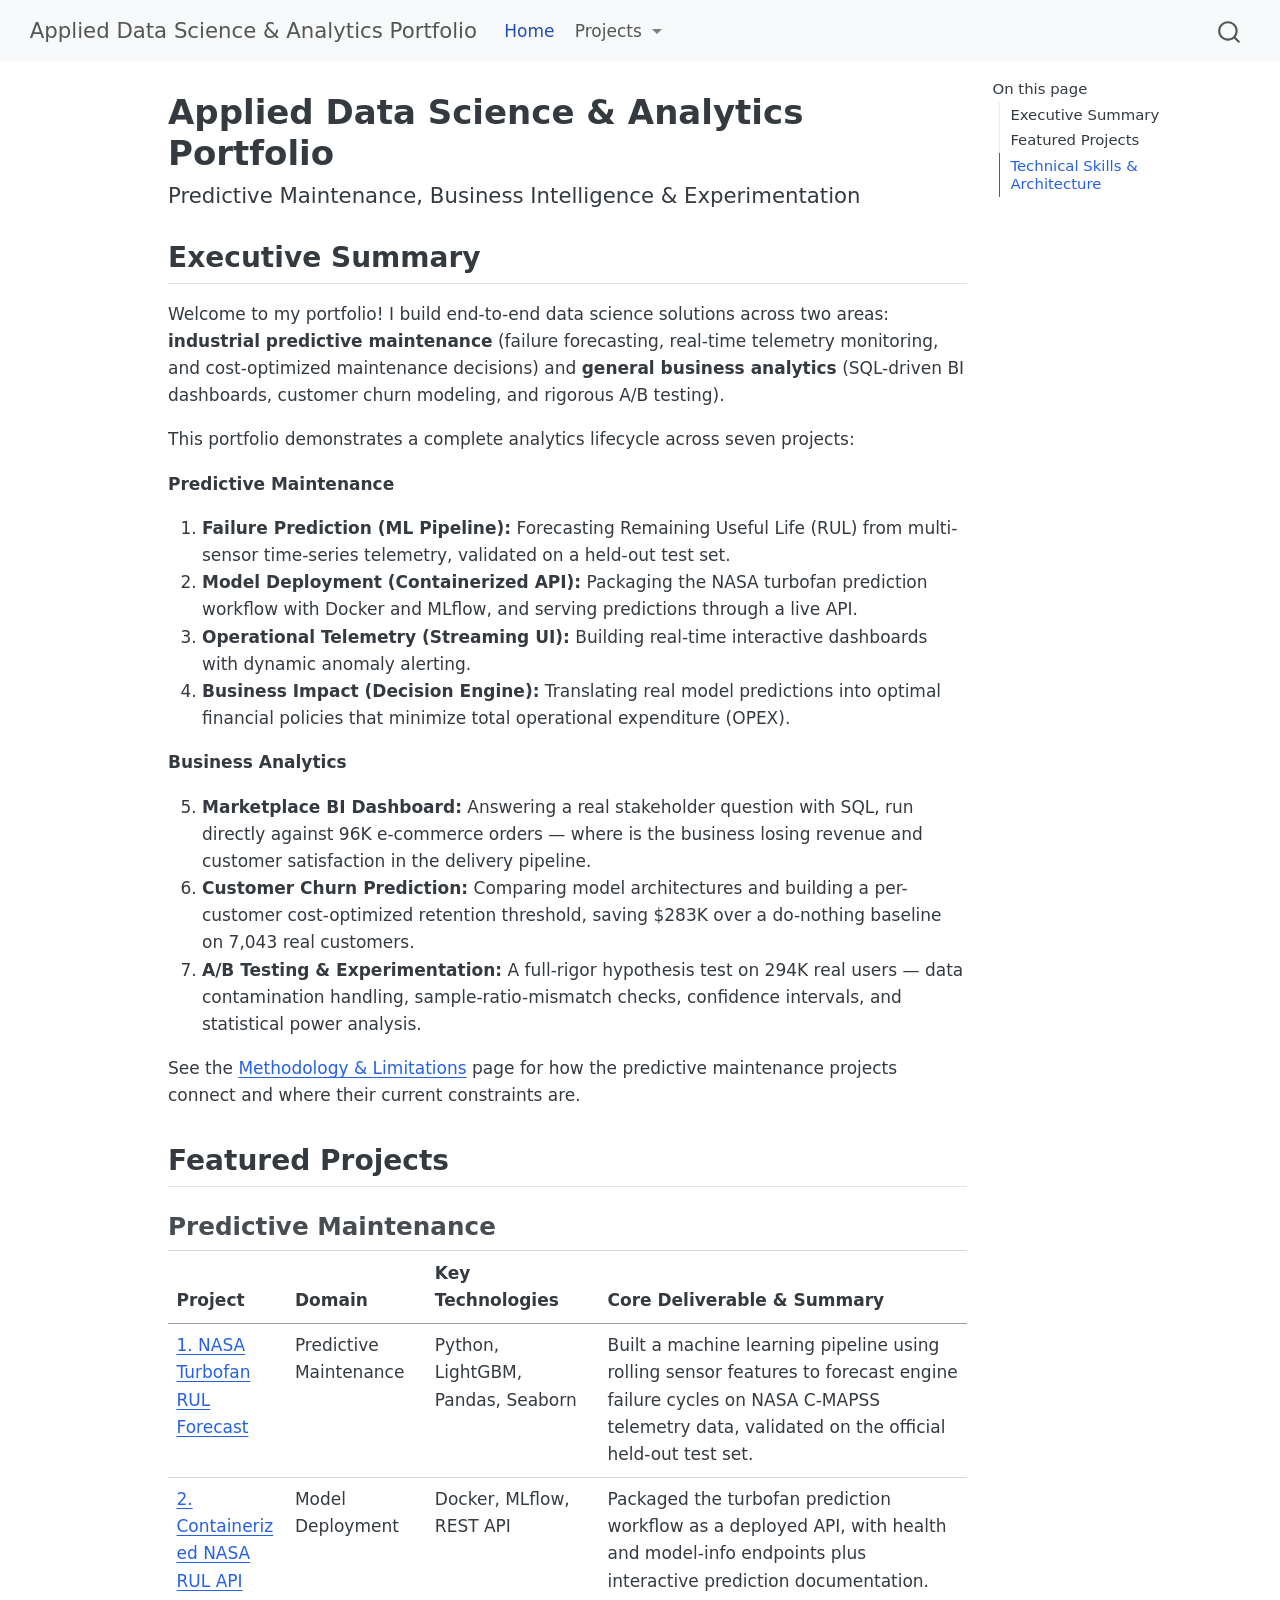
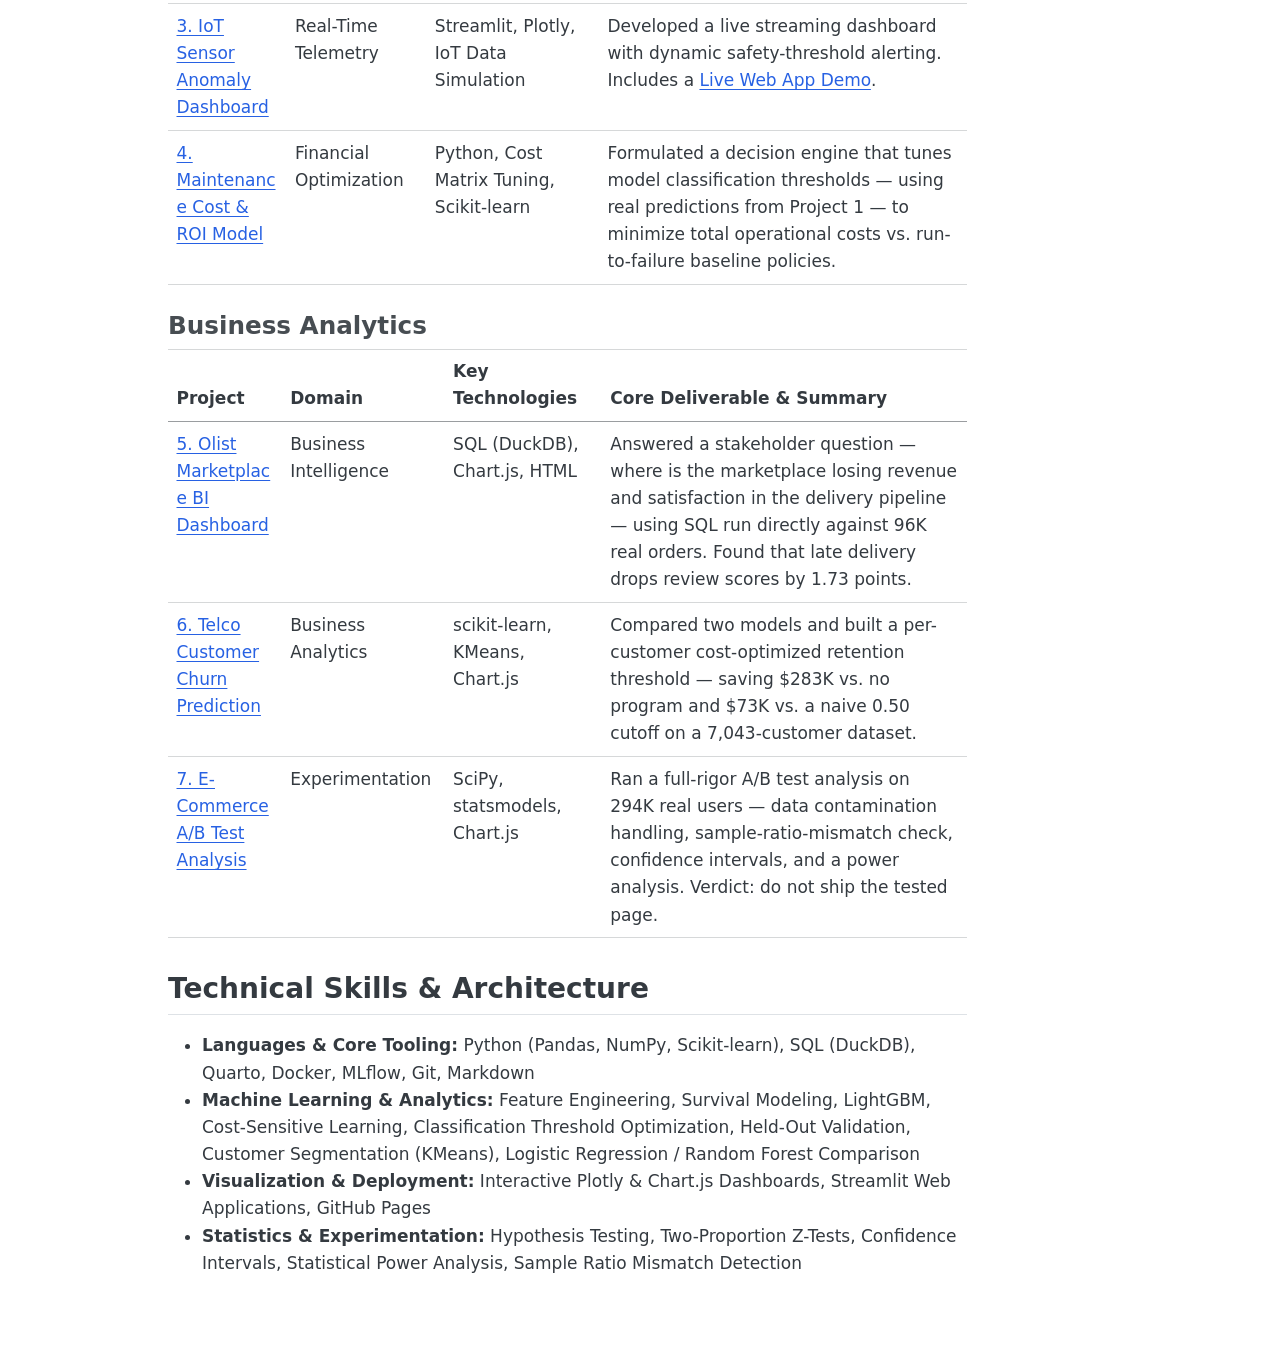
<file: docs/index.html>
<!DOCTYPE html>
<html xmlns="http://www.w3.org/1999/xhtml" lang="en" xml:lang="en"><head>

<meta charset="utf-8">
<meta name="generator" content="quarto-1.10.19">

<meta name="viewport" content="width=device-width, initial-scale=1.0, user-scalable=yes">


<title>Applied Data Science &amp; Analytics Portfolio</title>
<style>
/* Default styles provided by pandoc.
** See https://pandoc.org/MANUAL.html#variables-for-html for config info.
*/
span.smallcaps{font-variant: small-caps;}
div.columns{display: flex; gap: 1.5em;}
div.column{flex: auto;}
@media screen {
div.columns{gap: min(4vw, 1.5em);}
div.column{overflow-x: auto;}
}
div.hanging-indent{margin-left: 1.5em; text-indent: -1.5em;}
ul.task-list{list-style: none;}
ul.task-list li input[type="checkbox"] {
  width: 0.8em;
  margin: 0 0.8em 0.2em -1em; /* quarto-specific, see https://github.com/quarto-dev/quarto-cli/issues/4556 */ 
  vertical-align: middle;
}
</style>


<script src="site_libs/quarto-nav/quarto-nav.js"></script>
<script src="site_libs/quarto-nav/headroom.min.js"></script>
<script src="site_libs/clipboard/clipboard.min.js"></script>
<script src="site_libs/quarto-search/autocomplete.umd.js"></script>
<script src="site_libs/quarto-search/fuse.min.js"></script>
<script src="site_libs/quarto-search/quarto-search.js"></script>
<meta name="quarto:offset" content="./">
<script src="site_libs/quarto-html/quarto.js" type="module"></script>
<script src="site_libs/quarto-html/tabsets/tabsets.js" type="module"></script>
<script src="site_libs/quarto-html/popper.min.js"></script>
<script src="site_libs/quarto-html/tippy.umd.min.js"></script>
<script src="site_libs/quarto-html/anchor.min.js"></script>
<link href="site_libs/quarto-html/tippy.css" rel="stylesheet">
<link href="site_libs/quarto-html/quarto-syntax-highlighting-bf27225e3a48a9273f3daa8f8e829971.css" rel="stylesheet" id="quarto-text-highlighting-styles">
<script src="site_libs/bootstrap/bootstrap.min.js"></script>
<link href="site_libs/bootstrap/bootstrap-icons.css" rel="stylesheet">
<link href="site_libs/bootstrap/bootstrap-172ba59bd5e0b52282274ba0c0cc16fc.min.css" rel="stylesheet" append-hash="true" id="quarto-bootstrap" data-mode="light">
<script id="quarto-search-options" type="application/json">{
  "location": "navbar",
  "copy-button": false,
  "collapse-after": 3,
  "panel-placement": "end",
  "type": "overlay",
  "limit": 50,
  "keyboard-shortcut": [
    "f",
    "/",
    "s"
  ],
  "show-item-context": false,
  "language": {
    "search-no-results-text": "No results",
    "search-matching-documents-text": "matching documents",
    "search-copy-link-title": "Copy link to search",
    "search-hide-matches-text": "Hide additional matches",
    "search-more-match-text": "more match in this document",
    "search-more-matches-text": "more matches in this document",
    "search-clear-button-title": "Clear",
    "search-text-placeholder": "",
    "search-detached-cancel-button-title": "Cancel",
    "search-submit-button-title": "Submit",
    "search-label": "Search"
  }
}</script>


<link rel="stylesheet" href="styles.css">
</head>

<body class="nav-fixed quarto-light">

<div id="quarto-search-results"></div>
  <header id="quarto-header" class="headroom fixed-top">
    <nav class="navbar navbar-expand-lg " data-bs-theme="dark">
      <div class="navbar-container container-fluid">
      <div class="navbar-brand-container mx-auto">
    <a class="navbar-brand" href="./index.html">
    <span class="navbar-title">Applied Data Science &amp; Analytics Portfolio</span>
    </a>
  </div>
            <div id="quarto-search" class="" title="Search"></div>
          <button class="navbar-toggler" type="button" data-bs-toggle="collapse" data-bs-target="#navbarCollapse" aria-controls="navbarCollapse" role="menu" aria-expanded="false" aria-label="Toggle navigation" onclick="if (window.quartoToggleHeadroom) { window.quartoToggleHeadroom(); }">
  <span class="navbar-toggler-icon"></span>
</button>
          <div class="collapse navbar-collapse" id="navbarCollapse">
            <ul class="navbar-nav navbar-nav-scroll me-auto">
  <li class="nav-item">
    <a class="nav-link active" href="./index.html" aria-current="page"> 
<span class="menu-text">Home</span></a>
  </li>  
  <li class="nav-item dropdown ">
    <a class="nav-link dropdown-toggle" href="#" id="nav-menu-projects" role="link" data-bs-toggle="dropdown" aria-expanded="false">
 <span class="menu-text">Projects</span>
    </a>
    <ul class="dropdown-menu" aria-labelledby="nav-menu-projects">    
        <li>
    <a class="dropdown-item" href="./projects/nasa-rul.html">
 <span class="dropdown-text">NASA RUL Prediction</span></a>
  </li>  
        <li>
    <a class="dropdown-item" href="./projects/nasa-rul-api.html">
 <span class="dropdown-text">Containerized NASA RUL API</span></a>
  </li>
        <li>
    <a class="dropdown-item" href="./projects/pdm-dashboard.html">
 <span class="dropdown-text">IoT Sensor Dashboard</span></a>
  </li>  
        <li>
    <a class="dropdown-item" href="./projects/maintenance-roi.html">
 <span class="dropdown-text">Cost &amp; ROI Optimization</span></a>
  </li>  
        <li>
    <a class="dropdown-item" href="./projects/methodology.html">
 <span class="dropdown-text">Methodology &amp; Limitations</span></a>
  </li>  
        <li>
    <a class="dropdown-item" href="./projects/olist-dashboard.html">
 <span class="dropdown-text">Olist BI Dashboard</span></a>
  </li>  
        <li>
    <a class="dropdown-item" href="./projects/churn-prediction.html">
 <span class="dropdown-text">Churn Prediction</span></a>
  </li>  
        <li>
    <a class="dropdown-item" href="./projects/ab-testing.html">
 <span class="dropdown-text">A/B Testing Analysis</span></a>
  </li>  
    </ul>
  </li>
</ul>
          </div> <!-- /navcollapse -->
            <div class="quarto-navbar-tools">
</div>
      </div> <!-- /container-fluid -->
    </nav>
</header>
<!-- content -->
<div id="quarto-content" class="quarto-container page-columns page-rows-contents page-layout-article page-navbar">
<!-- sidebar -->
<!-- margin-sidebar -->
    <div id="quarto-margin-sidebar" class="sidebar margin-sidebar">
        <nav id="TOC" role="doc-toc" class="toc-active">
    <h2 id="toc-title">On this page</h2>
   
  <ul>
  <li><a href="#executive-summary" id="toc-executive-summary" class="nav-link active" data-scroll-target="#executive-summary">Executive Summary</a></li>
  <li><a href="#featured-projects" id="toc-featured-projects" class="nav-link" data-scroll-target="#featured-projects">Featured Projects</a>
  <ul class="collapse">
  <li><a href="#predictive-maintenance" id="toc-predictive-maintenance" class="nav-link" data-scroll-target="#predictive-maintenance">Predictive Maintenance</a></li>
  <li><a href="#business-analytics" id="toc-business-analytics" class="nav-link" data-scroll-target="#business-analytics">Business Analytics</a></li>
  </ul></li>
  <li><a href="#technical-skills-architecture" id="toc-technical-skills-architecture" class="nav-link" data-scroll-target="#technical-skills-architecture">Technical Skills &amp; Architecture</a></li>
  </ul>
</nav>
    </div>
<!-- main -->
<main class="content" id="quarto-document-content">

<header id="title-block-header" class="quarto-title-block default">
<div class="quarto-title">
<h1 class="title">Applied Data Science &amp; Analytics Portfolio</h1>
<p class="subtitle lead">Predictive Maintenance, Business Intelligence &amp; Experimentation</p>
</div>



<div class="quarto-title-meta">

    
  
    
  </div>
  


</header>


<section id="executive-summary" class="level2">
<h2 class="anchored" data-anchor-id="executive-summary">Executive Summary</h2>
<p>Welcome to my portfolio! I build end-to-end data science solutions across two areas: <strong>industrial predictive maintenance</strong> (failure forecasting, real-time telemetry monitoring, and cost-optimized maintenance decisions) and <strong>general business analytics</strong> (SQL-driven BI dashboards, customer churn modeling, and rigorous A/B testing).</p>
<p>This portfolio demonstrates a complete analytics lifecycle across seven projects:</p>
<p><strong>Predictive Maintenance</strong></p>
<ol type="1">
<li><strong>Failure Prediction (ML Pipeline):</strong> Forecasting Remaining Useful Life (RUL) from multi-sensor time-series telemetry, validated on a held-out test set.</li>
<li><strong>Model Deployment (Containerized API):</strong> Packaging the NASA turbofan prediction workflow with Docker and MLflow, and serving predictions through a live API.</li>
<li><strong>Operational Telemetry (Streaming UI):</strong> Building real-time interactive dashboards with dynamic anomaly alerting.</li>
<li><strong>Business Impact (Decision Engine):</strong> Translating real model predictions into optimal financial policies that minimize total operational expenditure (OPEX).</li>
</ol>
<p><strong>Business Analytics</strong></p>
<ol start="5" type="1">
<li><strong>Marketplace BI Dashboard:</strong> Answering a real stakeholder question with SQL, run directly against 96K e-commerce orders — where is the business losing revenue and customer satisfaction in the delivery pipeline.</li>
<li><strong>Customer Churn Prediction:</strong> Comparing model architectures and building a per-customer cost-optimized retention threshold, saving $283K over a do-nothing baseline on 7,043 real customers.</li>
<li><strong>A/B Testing &amp; Experimentation:</strong> A full-rigor hypothesis test on 294K real users — data contamination handling, sample-ratio-mismatch checks, confidence intervals, and statistical power analysis.</li>
</ol>
<p>See the <a href="https://eochandler.github.io/predictive-maintenance-portfolio/projects/methodology.html">Methodology &amp; Limitations</a> page for how the predictive maintenance projects connect and where their current constraints are.</p>
</section>
<section id="featured-projects" class="level2">
<h2 class="anchored" data-anchor-id="featured-projects">Featured Projects</h2>
<section id="predictive-maintenance" class="level3">
<h3 class="anchored" data-anchor-id="predictive-maintenance">Predictive Maintenance</h3>
<table class="caption-top table">
<thead>
<tr class="header">
<th>Project</th>
<th>Domain</th>
<th>Key Technologies</th>
<th>Core Deliverable &amp; Summary</th>
</tr>
</thead>
<tbody>
<tr class="odd">
<td><strong><a href="./projects/nasa-rul.html">1. NASA Turbofan RUL Forecast</a></strong></td>
<td>Predictive Maintenance</td>
<td>Python, LightGBM, Pandas, Seaborn</td>
<td>Built a machine learning pipeline using rolling sensor features to forecast engine failure cycles on NASA C-MAPSS telemetry data, validated on the official held-out test set.</td>
</tr>
<tr class="even">
<td><strong><a href="./projects/nasa-rul-api.html">2. Containerized NASA RUL API</a></strong></td>
<td>Model Deployment</td>
<td>Docker, MLflow, REST API</td>
<td>Packaged the turbofan prediction workflow as a deployed API, with health and model-info endpoints plus interactive prediction documentation.</td>
</tr>
<tr class="odd">
<td><strong><a href="./projects/pdm-dashboard.html">3. IoT Sensor Anomaly Dashboard</a></strong></td>
<td>Real-Time Telemetry</td>
<td>Streamlit, Plotly, IoT Data Simulation</td>
<td>Developed a live streaming dashboard with dynamic safety-threshold alerting. Includes a <strong><a href="https://predictive-maintenance-portfolio-3etasqtc25xfvszhkcjr3h.streamlit.app/" target="_blank">Live Web App Demo</a></strong>.</td>
</tr>
<tr class="even">
<td><strong><a href="./projects/maintenance-roi.html">4. Maintenance Cost &amp; ROI Model</a></strong></td>
<td>Financial Optimization</td>
<td>Python, Cost Matrix Tuning, Scikit-learn</td>
<td>Formulated a decision engine that tunes model classification thresholds — using real predictions from Project 1 — to minimize total operational costs vs.&nbsp;run-to-failure baseline policies.</td>
</tr>
</tbody>
</table>
</section>
<section id="business-analytics" class="level3">
<h3 class="anchored" data-anchor-id="business-analytics">Business Analytics</h3>
<table class="caption-top table">
<thead>
<tr class="header">
<th>Project</th>
<th>Domain</th>
<th>Key Technologies</th>
<th>Core Deliverable &amp; Summary</th>
</tr>
</thead>
<tbody>
<tr class="odd">
<td><strong><a href="./projects/olist-dashboard.html">5. Olist Marketplace BI Dashboard</a></strong></td>
<td>Business Intelligence</td>
<td>SQL (DuckDB), Chart.js, HTML</td>
<td>Answered a stakeholder question — where is the marketplace losing revenue and satisfaction in the delivery pipeline — using SQL run directly against 96K real orders. Found that late delivery drops review scores by 1.73 points.</td>
</tr>
<tr class="even">
<td><strong><a href="./projects/churn-prediction.html">6. Telco Customer Churn Prediction</a></strong></td>
<td>Business Analytics</td>
<td>scikit-learn, KMeans, Chart.js</td>
<td>Compared two models and built a per-customer cost-optimized retention threshold — saving $283K vs.&nbsp;no program and $73K vs.&nbsp;a naive 0.50 cutoff on a 7,043-customer dataset.</td>
</tr>
<tr class="odd">
<td><strong><a href="./projects/ab-testing.html">7. E-Commerce A/B Test Analysis</a></strong></td>
<td>Experimentation</td>
<td>SciPy, statsmodels, Chart.js</td>
<td>Ran a full-rigor A/B test analysis on 294K real users — data contamination handling, sample-ratio-mismatch check, confidence intervals, and a power analysis. Verdict: do not ship the tested page.</td>
</tr>
</tbody>
</table>
</section>
</section>
<section id="technical-skills-architecture" class="level2">
<h2 class="anchored" data-anchor-id="technical-skills-architecture">Technical Skills &amp; Architecture</h2>
<ul>
<li><strong>Languages &amp; Core Tooling:</strong> Python (Pandas, NumPy, Scikit-learn), SQL (DuckDB), Quarto, Docker, MLflow, Git, Markdown</li>
<li><strong>Machine Learning &amp; Analytics:</strong> Feature Engineering, Survival Modeling, LightGBM, Cost-Sensitive Learning, Classification Threshold Optimization, Held-Out Validation, Customer Segmentation (KMeans), Logistic Regression / Random Forest Comparison</li>
<li><strong>Visualization &amp; Deployment:</strong> Interactive Plotly &amp; Chart.js Dashboards, Streamlit Web Applications, GitHub Pages</li>
<li><strong>Statistics &amp; Experimentation:</strong> Hypothesis Testing, Two-Proportion Z-Tests, Confidence Intervals, Statistical Power Analysis, Sample Ratio Mismatch Detection</li>
</ul>


</section>

</main> <!-- /main -->
<script id="quarto-html-after-body" type="application/javascript">
  window.document.addEventListener("DOMContentLoaded", function (event) {
    const icon = "";
    const anchorJS = new window.AnchorJS();
    anchorJS.options = {
      placement: 'right',
      icon: icon
    };
    anchorJS.add('.anchored');
    const isCodeAnnotation = (el) => {
      for (const clz of el.classList) {
        if (clz.startsWith('code-annotation-')) {                     
          return true;
        }
      }
      return false;
    }
    const onCopySuccess = function(e) {
      // button target
      const button = e.trigger;
      // don't keep focus
      button.blur();
      // flash "checked"
      button.classList.add('code-copy-button-checked');
      var currentTitle = button.getAttribute("title");
      button.setAttribute("title", "Copied!");
      let tooltip;
      if (window.bootstrap) {
        button.setAttribute("data-bs-toggle", "tooltip");
        button.setAttribute("data-bs-placement", "left");
        button.setAttribute("data-bs-title", "Copied!");
        tooltip = new bootstrap.Tooltip(button, 
          { trigger: "manual", 
            customClass: "code-copy-button-tooltip",
            offset: [0, -8]});
        tooltip.show();    
      }
      setTimeout(function() {
        if (tooltip) {
          tooltip.hide();
          button.removeAttribute("data-bs-title");
          button.removeAttribute("data-bs-toggle");
          button.removeAttribute("data-bs-placement");
        }
        button.setAttribute("title", currentTitle);
        button.classList.remove('code-copy-button-checked');
      }, 1000);
      // clear code selection
      e.clearSelection();
    }
    const getTextToCopy = function(trigger) {
      const outerScaffold = trigger.parentElement.cloneNode(true);
      const codeEl = outerScaffold.querySelector('code');
      for (const childEl of codeEl.children) {
        if (isCodeAnnotation(childEl)) {
          childEl.remove();
        }
      }
      return codeEl.innerText;
    }
    const clipboard = new window.ClipboardJS('.code-copy-button:not([data-in-quarto-modal])', {
      text: getTextToCopy
    });
    clipboard.on('success', onCopySuccess);
    if (window.document.getElementById('quarto-embedded-source-code-modal')) {
      const clipboardModal = new window.ClipboardJS('.code-copy-button[data-in-quarto-modal]', {
        text: getTextToCopy,
        container: window.document.getElementById('quarto-embedded-source-code-modal')
      });
      clipboardModal.on('success', onCopySuccess);
    }
      var localhostRegex = new RegExp(/^(?:http|https):\/\/localhost\:?[0-9]*\//);
      var mailtoRegex = new RegExp(/^mailto:/);
        var filterRegex = new RegExp('/' + window.location.host + '/');
      var isInternal = (href) => {
          return filterRegex.test(href) || localhostRegex.test(href) || mailtoRegex.test(href);
      }
      // Inspect non-navigation links and adorn them if external
     var links = window.document.querySelectorAll('a[href]:not(.nav-link):not(.navbar-brand):not(.toc-action):not(.sidebar-link):not(.sidebar-item-toggle):not(.pagination-link):not(.no-external):not([aria-hidden]):not(.dropdown-item):not(.quarto-navigation-tool):not(.about-link)');
      for (var i=0; i<links.length; i++) {
        const link = links[i];
        if (!isInternal(link.href)) {
          // undo the damage that might have been done by quarto-nav.js in the case of
          // links that we want to consider external
          if (link.dataset.originalHref !== undefined) {
            link.href = link.dataset.originalHref;
          }
        }
      }
    function tippyHover(el, contentFn, onTriggerFn, onUntriggerFn) {
      const config = {
        allowHTML: true,
        maxWidth: 500,
        delay: 100,
        arrow: false,
        appendTo: function(el) {
            return el.parentElement;
        },
        interactive: true,
        interactiveBorder: 10,
        theme: 'quarto',
        placement: 'bottom-start',
      };
      if (contentFn) {
        config.content = contentFn;
      }
      if (onTriggerFn) {
        config.onTrigger = onTriggerFn;
      }
      if (onUntriggerFn) {
        config.onUntrigger = onUntriggerFn;
      }
      window.tippy(el, config); 
    }
    const noterefs = window.document.querySelectorAll('a[role="doc-noteref"]');
    for (var i=0; i<noterefs.length; i++) {
      const ref = noterefs[i];
      tippyHover(ref, function() {
        // use id or data attribute instead here
        let href = ref.getAttribute('data-footnote-href') || ref.getAttribute('href');
        try { href = new URL(href).hash; } catch {}
        const id = href.replace(/^#\/?/, "");
        const note = window.document.getElementById(id);
        if (note) {
          return note.innerHTML;
        } else {
          return "";
        }
      });
    }
    const xrefs = window.document.querySelectorAll('a.quarto-xref');
    const processXRef = (id, note) => {
      // Strip column container classes
      const stripColumnClz = (el) => {
        el.classList.remove("page-full", "page-columns");
        if (el.children) {
          for (const child of el.children) {
            stripColumnClz(child);
          }
        }
      }
      stripColumnClz(note)
      if (id === null || id.startsWith('sec-')) {
        // Special case sections, only their first couple elements
        const container = document.createElement("div");
        if (note.children && note.children.length > 2) {
          container.appendChild(note.children[0].cloneNode(true));
          for (let i = 1; i < note.children.length; i++) {
            const child = note.children[i];
            if (child.tagName === "P" && child.innerText === "") {
              continue;
            } else {
              container.appendChild(child.cloneNode(true));
              break;
            }
          }
          if (window.Quarto?.typesetMath) {
            window.Quarto.typesetMath(container);
          }
          return container.innerHTML
        } else {
          if (window.Quarto?.typesetMath) {
            window.Quarto.typesetMath(note);
          }
          return note.innerHTML;
        }
      } else {
        // Remove any anchor links if they are present
        const anchorLink = note.querySelector('a.anchorjs-link');
        if (anchorLink) {
          anchorLink.remove();
        }
        if (window.Quarto?.typesetMath) {
          window.Quarto.typesetMath(note);
        }
        if (note.classList.contains("callout")) {
          return note.outerHTML;
        } else {
          return note.innerHTML;
        }
      }
    }
    for (var i=0; i<xrefs.length; i++) {
      const xref = xrefs[i];
      tippyHover(xref, undefined, function(instance) {
        instance.disable();
        let url = xref.getAttribute('href');
        let hash = undefined; 
        if (url.startsWith('#')) {
          hash = url;
        } else {
          try { hash = new URL(url).hash; } catch {}
        }
        if (hash) {
          const id = hash.replace(/^#\/?/, "");
          const note = window.document.getElementById(id);
          if (note !== null) {
            try {
              const html = processXRef(id, note.cloneNode(true));
              instance.setContent(html);
            } finally {
              instance.enable();
              instance.show();
            }
          } else {
            // See if we can fetch this
            fetch(url.split('#')[0])
            .then(res => res.text())
            .then(html => {
              const parser = new DOMParser();
              const htmlDoc = parser.parseFromString(html, "text/html");
              const note = htmlDoc.getElementById(id);
              if (note !== null) {
                const html = processXRef(id, note);
                instance.setContent(html);
              } 
            }).finally(() => {
              instance.enable();
              instance.show();
            });
          }
        } else {
          // See if we can fetch a full url (with no hash to target)
          // This is a special case and we should probably do some content thinning / targeting
          fetch(url)
          .then(res => res.text())
          .then(html => {
            const parser = new DOMParser();
            const htmlDoc = parser.parseFromString(html, "text/html");
            const note = htmlDoc.querySelector('main.content');
            if (note !== null) {
              // This should only happen for chapter cross references
              // (since there is no id in the URL)
              // remove the first header
              if (note.children.length > 0 && note.children[0].tagName === "HEADER") {
                note.children[0].remove();
              }
              const html = processXRef(null, note);
              instance.setContent(html);
            } 
          }).finally(() => {
            instance.enable();
            instance.show();
          });
        }
      }, function(instance) {
      });
    }
        let selectedAnnoteEl;
        const selectorForAnnotation = ( cell, annotation) => {
          let cellAttr = 'data-code-cell="' + cell + '"';
          let lineAttr = 'data-code-annotation="' +  annotation + '"';
          const selector = 'span[' + cellAttr + '][' + lineAttr + ']';
          return selector;
        }
        const selectCodeLines = (annoteEl) => {
          const doc = window.document;
          const targetCell = annoteEl.getAttribute("data-target-cell");
          const targetAnnotation = annoteEl.getAttribute("data-target-annotation");
          const annoteSpan = window.document.querySelector(selectorForAnnotation(targetCell, targetAnnotation));
          const lines = annoteSpan.getAttribute("data-code-lines").split(",");
          const lineIds = lines.map((line) => {
            return targetCell + "-" + line;
          })
          let top = null;
          let height = null;
          let parent = null;
          if (lineIds.length > 0) {
              //compute the position of the single el (top and bottom and make a div)
              const el = window.document.getElementById(lineIds[0]);
              top = el.offsetTop;
              height = el.offsetHeight;
              parent = el.parentElement.parentElement;
            if (lineIds.length > 1) {
              const lastEl = window.document.getElementById(lineIds[lineIds.length - 1]);
              const bottom = lastEl.offsetTop + lastEl.offsetHeight;
              height = bottom - top;
            }
            if (top !== null && height !== null && parent !== null) {
              // cook up a div (if necessary) and position it 
              let div = window.document.getElementById("code-annotation-line-highlight");
              if (div === null) {
                div = window.document.createElement("div");
                div.setAttribute("id", "code-annotation-line-highlight");
                div.style.position = 'absolute';
                parent.appendChild(div);
              }
              div.style.top = top - 2 + "px";
              div.style.height = height + 4 + "px";
              div.style.left = 0;
              let gutterDiv = window.document.getElementById("code-annotation-line-highlight-gutter");
              if (gutterDiv === null) {
                gutterDiv = window.document.createElement("div");
                gutterDiv.setAttribute("id", "code-annotation-line-highlight-gutter");
                gutterDiv.style.position = 'absolute';
                const codeCell = window.document.getElementById(targetCell);
                const gutter = codeCell.querySelector('.code-annotation-gutter');
                gutter.appendChild(gutterDiv);
              }
              gutterDiv.style.top = top - 2 + "px";
              gutterDiv.style.height = height + 4 + "px";
            }
            selectedAnnoteEl = annoteEl;
          }
        };
        const unselectCodeLines = () => {
          const elementsIds = ["code-annotation-line-highlight", "code-annotation-line-highlight-gutter"];
          elementsIds.forEach((elId) => {
            const div = window.document.getElementById(elId);
            if (div) {
              div.remove();
            }
          });
          selectedAnnoteEl = undefined;
        };
          // Handle positioning of the toggle
      window.addEventListener(
        "resize",
        throttle(() => {
          elRect = undefined;
          if (selectedAnnoteEl) {
            selectCodeLines(selectedAnnoteEl);
          }
        }, 10)
      );
      function throttle(fn, ms) {
      let throttle = false;
      let timer;
        return (...args) => {
          if(!throttle) { // first call gets through
              fn.apply(this, args);
              throttle = true;
          } else { // all the others get throttled
              if(timer) clearTimeout(timer); // cancel #2
              timer = setTimeout(() => {
                fn.apply(this, args);
                timer = throttle = false;
              }, ms);
          }
        };
      }
        // Attach click handler to the DT
        const annoteDls = window.document.querySelectorAll('dt[data-target-cell]');
        for (const annoteDlNode of annoteDls) {
          annoteDlNode.addEventListener('click', (event) => {
            const clickedEl = event.target;
            if (clickedEl !== selectedAnnoteEl) {
              unselectCodeLines();
              const activeEl = window.document.querySelector('dt[data-target-cell].code-annotation-active');
              if (activeEl) {
                activeEl.classList.remove('code-annotation-active');
              }
              selectCodeLines(clickedEl);
              clickedEl.classList.add('code-annotation-active');
            } else {
              // Unselect the line
              unselectCodeLines();
              clickedEl.classList.remove('code-annotation-active');
            }
          });
        }
    const findCites = (el) => {
      const parentEl = el.parentElement;
      if (parentEl) {
        const cites = parentEl.dataset.cites;
        if (cites) {
          return {
            el,
            cites: cites.split(' ')
          };
        } else {
          return findCites(el.parentElement)
        }
      } else {
        return undefined;
      }
    };
    var bibliorefs = window.document.querySelectorAll('a[role="doc-biblioref"]');
    for (var i=0; i<bibliorefs.length; i++) {
      const ref = bibliorefs[i];
      const citeInfo = findCites(ref);
      if (citeInfo) {
        tippyHover(citeInfo.el, function() {
          var popup = window.document.createElement('div');
          citeInfo.cites.forEach(function(cite) {
            var citeDiv = window.document.createElement('div');
            citeDiv.classList.add('hanging-indent');
            citeDiv.classList.add('csl-entry');
            var biblioDiv = window.document.getElementById('ref-' + cite);
            if (biblioDiv) {
              citeDiv.innerHTML = biblioDiv.innerHTML;
            }
            popup.appendChild(citeDiv);
          });
          return popup.innerHTML;
        });
      }
    }
  });
  </script>
</div> <!-- /content -->




</body></html>
</file>
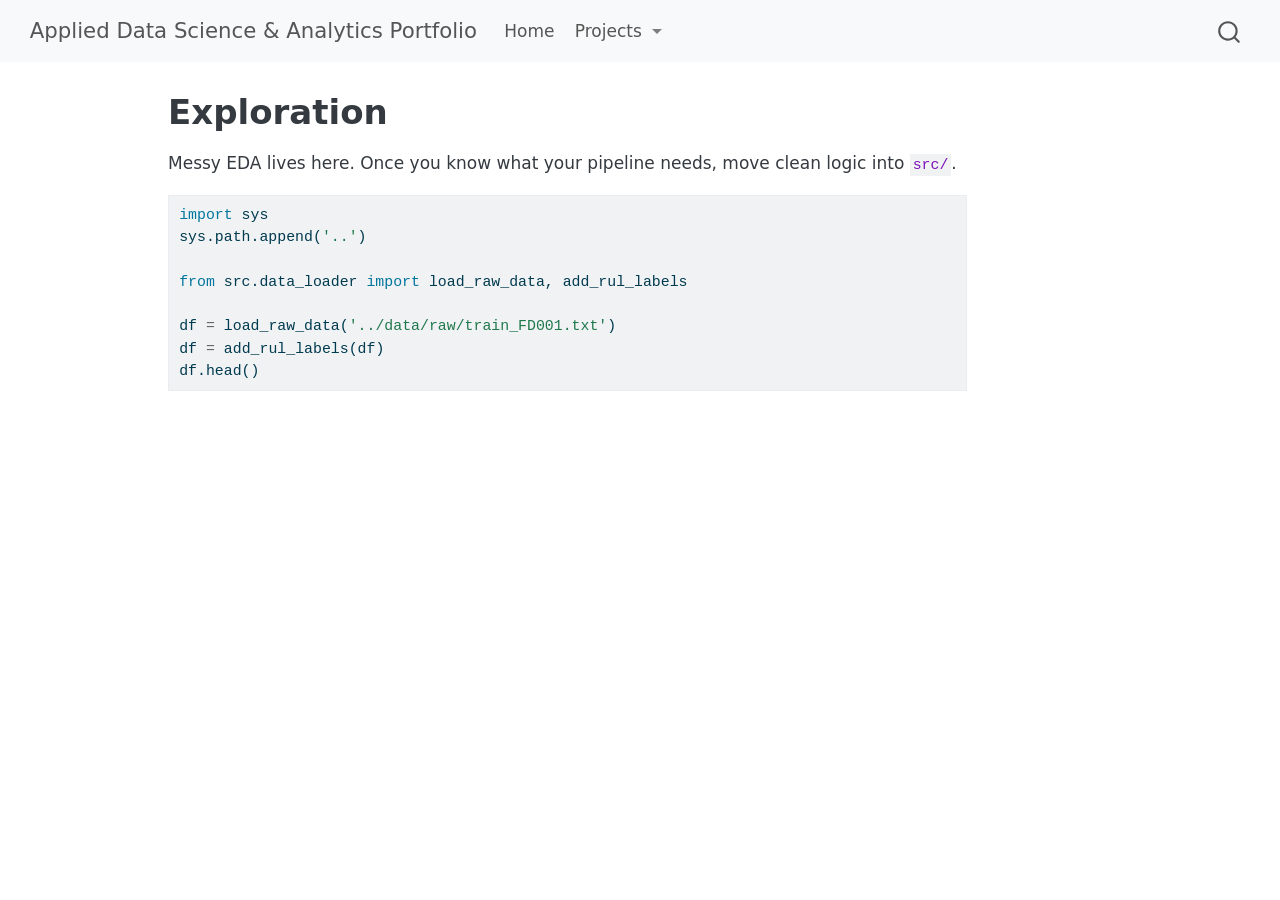
<file: docs/notebooks/exploration.html>
<!DOCTYPE html>
<html xmlns="http://www.w3.org/1999/xhtml" lang="en" xml:lang="en"><head>

<meta charset="utf-8">
<meta name="generator" content="quarto-1.10.18">

<meta name="viewport" content="width=device-width, initial-scale=1.0, user-scalable=yes">


<title>Exploration – Applied Data Science &amp; Analytics Portfolio</title>
<style>
/* Default styles provided by pandoc.
** See https://pandoc.org/MANUAL.html#variables-for-html for config info.
*/
span.smallcaps{font-variant: small-caps;}
div.columns{display: flex; gap: 1.5em;}
div.column{flex: auto;}
@media screen {
div.columns{gap: min(4vw, 1.5em);}
div.column{overflow-x: auto;}
}
div.hanging-indent{margin-left: 1.5em; text-indent: -1.5em;}
ul.task-list{list-style: none;}
ul.task-list li input[type="checkbox"] {
  width: 0.8em;
  margin: 0 0.8em 0.2em -1em; /* quarto-specific, see https://github.com/quarto-dev/quarto-cli/issues/4556 */ 
  vertical-align: middle;
}
/* CSS for syntax highlighting */
html { -webkit-text-size-adjust: 100%; }
pre > code.sourceCode { white-space: pre; position: relative; }
pre > code.sourceCode > span { display: inline-block; line-height: 1.25; }
pre > code.sourceCode > span:empty { height: 1.2em; }
.sourceCode { overflow: visible; }
code.sourceCode > span { color: inherit; text-decoration: inherit; }
div.sourceCode { margin: 1em 0; }
pre.sourceCode { margin: 0; }
@media screen {
div.sourceCode { overflow: auto; }
}
@media print {
pre > code.sourceCode { white-space: pre-wrap; }
pre > code.sourceCode > span { text-indent: -5em; padding-left: 5em; }
}
pre.numberSource code
  { counter-reset: source-line 0; }
pre.numberSource code > span
  { position: relative; left: -4em; counter-increment: source-line; }
pre.numberSource code > span > a:first-child::before
  { content: counter(source-line);
    position: relative; left: -1em; text-align: right; vertical-align: baseline;
    border: none; display: inline-block;
    -webkit-touch-callout: none; -webkit-user-select: none;
    -khtml-user-select: none; -moz-user-select: none;
    -ms-user-select: none; user-select: none;
    padding: 0 4px; width: 4em;
  }
pre.numberSource { margin-left: 3em;  padding-left: 4px; }
div.sourceCode
  {   }
@media screen {
pre > code.sourceCode > span > a:first-child::before { text-decoration: underline; }
}
</style>


<script src="../site_libs/quarto-nav/quarto-nav.js"></script>
<script src="../site_libs/quarto-nav/headroom.min.js"></script>
<script src="../site_libs/clipboard/clipboard.min.js"></script>
<script src="../site_libs/quarto-search/autocomplete.umd.js"></script>
<script src="../site_libs/quarto-search/fuse.min.js"></script>
<script src="../site_libs/quarto-search/quarto-search.js"></script>
<meta name="quarto:offset" content="../">
<script src="../site_libs/quarto-html/quarto.js" type="module"></script>
<script src="../site_libs/quarto-html/tabsets/tabsets.js" type="module"></script>
<script src="../site_libs/quarto-html/popper.min.js"></script>
<script src="../site_libs/quarto-html/tippy.umd.min.js"></script>
<script src="../site_libs/quarto-html/anchor.min.js"></script>
<link href="../site_libs/quarto-html/tippy.css" rel="stylesheet">
<link href="../site_libs/quarto-html/quarto-syntax-highlighting-64a204ab8560d761af7679ceaba22944.css" rel="stylesheet" id="quarto-text-highlighting-styles">
<script src="../site_libs/bootstrap/bootstrap.min.js"></script>
<link href="../site_libs/bootstrap/bootstrap-icons.css" rel="stylesheet">
<link href="../site_libs/bootstrap/bootstrap-445b8638c3d06994fee0907d791121c4.min.css" rel="stylesheet" append-hash="true" id="quarto-bootstrap" data-mode="light">
<script id="quarto-search-options" type="application/json">{
  "location": "navbar",
  "copy-button": false,
  "collapse-after": 3,
  "panel-placement": "end",
  "type": "overlay",
  "limit": 50,
  "keyboard-shortcut": [
    "f",
    "/",
    "s"
  ],
  "show-item-context": false,
  "language": {
    "search-no-results-text": "No results",
    "search-matching-documents-text": "matching documents",
    "search-copy-link-title": "Copy link to search",
    "search-hide-matches-text": "Hide additional matches",
    "search-more-match-text": "more match in this document",
    "search-more-matches-text": "more matches in this document",
    "search-clear-button-title": "Clear",
    "search-text-placeholder": "",
    "search-detached-cancel-button-title": "Cancel",
    "search-submit-button-title": "Submit",
    "search-label": "Search"
  }
}</script>


<link rel="stylesheet" href="../styles.css">
</head>

<body class="nav-fixed quarto-light">

<div id="quarto-search-results"></div>
  <header id="quarto-header" class="headroom fixed-top">
    <nav class="navbar navbar-expand-lg " data-bs-theme="dark">
      <div class="navbar-container container-fluid">
      <div class="navbar-brand-container mx-auto">
    <a class="navbar-brand" href="../index.html">
    <span class="navbar-title">Applied Data Science &amp; Analytics Portfolio</span>
    </a>
  </div>
            <div id="quarto-search" class="" title="Search"></div>
          <button class="navbar-toggler" type="button" data-bs-toggle="collapse" data-bs-target="#navbarCollapse" aria-controls="navbarCollapse" role="menu" aria-expanded="false" aria-label="Toggle navigation" onclick="if (window.quartoToggleHeadroom) { window.quartoToggleHeadroom(); }">
  <span class="navbar-toggler-icon"></span>
</button>
          <div class="collapse navbar-collapse" id="navbarCollapse">
            <ul class="navbar-nav navbar-nav-scroll me-auto">
  <li class="nav-item">
    <a class="nav-link" href="../index.html"> 
<span class="menu-text">Home</span></a>
  </li>  
  <li class="nav-item dropdown ">
    <a class="nav-link dropdown-toggle" href="#" id="nav-menu-projects" role="link" data-bs-toggle="dropdown" aria-expanded="false">
 <span class="menu-text">Projects</span>
    </a>
    <ul class="dropdown-menu" aria-labelledby="nav-menu-projects">    
        <li>
    <a class="dropdown-item" href="../projects/nasa-rul.html">
 <span class="dropdown-text">NASA RUL Prediction</span></a>
  </li>  
        <li>
    <a class="dropdown-item" href="../projects/pdm-dashboard.html">
 <span class="dropdown-text">IoT Sensor Dashboard</span></a>
  </li>  
        <li>
    <a class="dropdown-item" href="../projects/maintenance-roi.html">
 <span class="dropdown-text">Cost &amp; ROI Optimization</span></a>
  </li>  
        <li>
    <a class="dropdown-item" href="../projects/methodology.html">
 <span class="dropdown-text">Methodology &amp; Limitations</span></a>
  </li>  
        <li>
    <a class="dropdown-item" href="../projects/olist-dashboard.html">
 <span class="dropdown-text">Olist BI Dashboard</span></a>
  </li>  
        <li>
    <a class="dropdown-item" href="../projects/churn-prediction.html">
 <span class="dropdown-text">Churn Prediction</span></a>
  </li>  
        <li>
    <a class="dropdown-item" href="../projects/ab-testing.html">
 <span class="dropdown-text">A/B Testing Analysis</span></a>
  </li>  
    </ul>
  </li>
</ul>
          </div> <!-- /navcollapse -->
            <div class="quarto-navbar-tools">
</div>
      </div> <!-- /container-fluid -->
    </nav>
</header>
<!-- content -->
<div id="quarto-content" class="quarto-container page-columns page-rows-contents page-layout-article page-navbar">
<!-- sidebar -->
<!-- margin-sidebar -->
    <div id="quarto-margin-sidebar" class="sidebar margin-sidebar zindex-bottom">
        
    </div>
<!-- main -->
<main class="content" id="quarto-document-content">

<header id="title-block-header" class="quarto-title-block default">
<div class="quarto-title">
<h1 class="title">Exploration</h1>
</div>



<div class="quarto-title-meta">

    
  
    
  </div>
  


</header>


<p>Messy EDA lives here. Once you know what your pipeline needs, move clean logic into <code>src/</code>.</p>
<div id="cell-2" class="cell">
<div class="code-copy-outer-scaffold"><div class="sourceCode cell-code" id="cb1"><pre class="sourceCode python code-with-copy"><code class="sourceCode python"><span id="cb1-1"><a href="#cb1-1" aria-hidden="true" tabindex="-1"></a><span class="im">import</span> sys</span>
<span id="cb1-2"><a href="#cb1-2" aria-hidden="true" tabindex="-1"></a>sys.path.append(<span class="st">'..'</span>)</span>
<span id="cb1-3"><a href="#cb1-3" aria-hidden="true" tabindex="-1"></a></span>
<span id="cb1-4"><a href="#cb1-4" aria-hidden="true" tabindex="-1"></a><span class="im">from</span> src.data_loader <span class="im">import</span> load_raw_data, add_rul_labels</span>
<span id="cb1-5"><a href="#cb1-5" aria-hidden="true" tabindex="-1"></a></span>
<span id="cb1-6"><a href="#cb1-6" aria-hidden="true" tabindex="-1"></a>df <span class="op">=</span> load_raw_data(<span class="st">'../data/raw/train_FD001.txt'</span>)</span>
<span id="cb1-7"><a href="#cb1-7" aria-hidden="true" tabindex="-1"></a>df <span class="op">=</span> add_rul_labels(df)</span>
<span id="cb1-8"><a href="#cb1-8" aria-hidden="true" tabindex="-1"></a>df.head()</span></code></pre></div><button title="Copy to Clipboard" class="code-copy-button"><i class="bi"></i></button></div>
</div>



</main> <!-- /main -->
<script id="quarto-html-after-body" type="application/javascript">
  window.document.addEventListener("DOMContentLoaded", function (event) {
    const icon = "";
    const anchorJS = new window.AnchorJS();
    anchorJS.options = {
      placement: 'right',
      icon: icon
    };
    anchorJS.add('.anchored');
    const isCodeAnnotation = (el) => {
      for (const clz of el.classList) {
        if (clz.startsWith('code-annotation-')) {                     
          return true;
        }
      }
      return false;
    }
    const onCopySuccess = function(e) {
      // button target
      const button = e.trigger;
      // don't keep focus
      button.blur();
      // flash "checked"
      button.classList.add('code-copy-button-checked');
      var currentTitle = button.getAttribute("title");
      button.setAttribute("title", "Copied!");
      let tooltip;
      if (window.bootstrap) {
        button.setAttribute("data-bs-toggle", "tooltip");
        button.setAttribute("data-bs-placement", "left");
        button.setAttribute("data-bs-title", "Copied!");
        tooltip = new bootstrap.Tooltip(button, 
          { trigger: "manual", 
            customClass: "code-copy-button-tooltip",
            offset: [0, -8]});
        tooltip.show();    
      }
      setTimeout(function() {
        if (tooltip) {
          tooltip.hide();
          button.removeAttribute("data-bs-title");
          button.removeAttribute("data-bs-toggle");
          button.removeAttribute("data-bs-placement");
        }
        button.setAttribute("title", currentTitle);
        button.classList.remove('code-copy-button-checked');
      }, 1000);
      // clear code selection
      e.clearSelection();
    }
    const getTextToCopy = function(trigger) {
      const outerScaffold = trigger.parentElement.cloneNode(true);
      const codeEl = outerScaffold.querySelector('code');
      for (const childEl of codeEl.children) {
        if (isCodeAnnotation(childEl)) {
          childEl.remove();
        }
      }
      return codeEl.innerText;
    }
    const clipboard = new window.ClipboardJS('.code-copy-button:not([data-in-quarto-modal])', {
      text: getTextToCopy
    });
    clipboard.on('success', onCopySuccess);
    if (window.document.getElementById('quarto-embedded-source-code-modal')) {
      const clipboardModal = new window.ClipboardJS('.code-copy-button[data-in-quarto-modal]', {
        text: getTextToCopy,
        container: window.document.getElementById('quarto-embedded-source-code-modal')
      });
      clipboardModal.on('success', onCopySuccess);
    }
      var localhostRegex = new RegExp(/^(?:http|https):\/\/localhost\:?[0-9]*\//);
      var mailtoRegex = new RegExp(/^mailto:/);
        var filterRegex = new RegExp('/' + window.location.host + '/');
      var isInternal = (href) => {
          return filterRegex.test(href) || localhostRegex.test(href) || mailtoRegex.test(href);
      }
      // Inspect non-navigation links and adorn them if external
     var links = window.document.querySelectorAll('a[href]:not(.nav-link):not(.navbar-brand):not(.toc-action):not(.sidebar-link):not(.sidebar-item-toggle):not(.pagination-link):not(.no-external):not([aria-hidden]):not(.dropdown-item):not(.quarto-navigation-tool):not(.about-link)');
      for (var i=0; i<links.length; i++) {
        const link = links[i];
        if (!isInternal(link.href)) {
          // undo the damage that might have been done by quarto-nav.js in the case of
          // links that we want to consider external
          if (link.dataset.originalHref !== undefined) {
            link.href = link.dataset.originalHref;
          }
        }
      }
    function tippyHover(el, contentFn, onTriggerFn, onUntriggerFn) {
      const config = {
        allowHTML: true,
        maxWidth: 500,
        delay: 100,
        arrow: false,
        appendTo: function(el) {
            return el.parentElement;
        },
        interactive: true,
        interactiveBorder: 10,
        theme: 'quarto',
        placement: 'bottom-start',
      };
      if (contentFn) {
        config.content = contentFn;
      }
      if (onTriggerFn) {
        config.onTrigger = onTriggerFn;
      }
      if (onUntriggerFn) {
        config.onUntrigger = onUntriggerFn;
      }
      window.tippy(el, config); 
    }
    const noterefs = window.document.querySelectorAll('a[role="doc-noteref"]');
    for (var i=0; i<noterefs.length; i++) {
      const ref = noterefs[i];
      tippyHover(ref, function() {
        // use id or data attribute instead here
        let href = ref.getAttribute('data-footnote-href') || ref.getAttribute('href');
        try { href = new URL(href).hash; } catch {}
        const id = href.replace(/^#\/?/, "");
        const note = window.document.getElementById(id);
        if (note) {
          return note.innerHTML;
        } else {
          return "";
        }
      });
    }
    const xrefs = window.document.querySelectorAll('a.quarto-xref');
    const processXRef = (id, note) => {
      // Strip column container classes
      const stripColumnClz = (el) => {
        el.classList.remove("page-full", "page-columns");
        if (el.children) {
          for (const child of el.children) {
            stripColumnClz(child);
          }
        }
      }
      stripColumnClz(note)
      if (id === null || id.startsWith('sec-')) {
        // Special case sections, only their first couple elements
        const container = document.createElement("div");
        if (note.children && note.children.length > 2) {
          container.appendChild(note.children[0].cloneNode(true));
          for (let i = 1; i < note.children.length; i++) {
            const child = note.children[i];
            if (child.tagName === "P" && child.innerText === "") {
              continue;
            } else {
              container.appendChild(child.cloneNode(true));
              break;
            }
          }
          if (window.Quarto?.typesetMath) {
            window.Quarto.typesetMath(container);
          }
          return container.innerHTML
        } else {
          if (window.Quarto?.typesetMath) {
            window.Quarto.typesetMath(note);
          }
          return note.innerHTML;
        }
      } else {
        // Remove any anchor links if they are present
        const anchorLink = note.querySelector('a.anchorjs-link');
        if (anchorLink) {
          anchorLink.remove();
        }
        if (window.Quarto?.typesetMath) {
          window.Quarto.typesetMath(note);
        }
        if (note.classList.contains("callout")) {
          return note.outerHTML;
        } else {
          return note.innerHTML;
        }
      }
    }
    for (var i=0; i<xrefs.length; i++) {
      const xref = xrefs[i];
      tippyHover(xref, undefined, function(instance) {
        instance.disable();
        let url = xref.getAttribute('href');
        let hash = undefined; 
        if (url.startsWith('#')) {
          hash = url;
        } else {
          try { hash = new URL(url).hash; } catch {}
        }
        if (hash) {
          const id = hash.replace(/^#\/?/, "");
          const note = window.document.getElementById(id);
          if (note !== null) {
            try {
              const html = processXRef(id, note.cloneNode(true));
              instance.setContent(html);
            } finally {
              instance.enable();
              instance.show();
            }
          } else {
            // See if we can fetch this
            fetch(url.split('#')[0])
            .then(res => res.text())
            .then(html => {
              const parser = new DOMParser();
              const htmlDoc = parser.parseFromString(html, "text/html");
              const note = htmlDoc.getElementById(id);
              if (note !== null) {
                const html = processXRef(id, note);
                instance.setContent(html);
              } 
            }).finally(() => {
              instance.enable();
              instance.show();
            });
          }
        } else {
          // See if we can fetch a full url (with no hash to target)
          // This is a special case and we should probably do some content thinning / targeting
          fetch(url)
          .then(res => res.text())
          .then(html => {
            const parser = new DOMParser();
            const htmlDoc = parser.parseFromString(html, "text/html");
            const note = htmlDoc.querySelector('main.content');
            if (note !== null) {
              // This should only happen for chapter cross references
              // (since there is no id in the URL)
              // remove the first header
              if (note.children.length > 0 && note.children[0].tagName === "HEADER") {
                note.children[0].remove();
              }
              const html = processXRef(null, note);
              instance.setContent(html);
            } 
          }).finally(() => {
            instance.enable();
            instance.show();
          });
        }
      }, function(instance) {
      });
    }
        let selectedAnnoteEl;
        const selectorForAnnotation = ( cell, annotation) => {
          let cellAttr = 'data-code-cell="' + cell + '"';
          let lineAttr = 'data-code-annotation="' +  annotation + '"';
          const selector = 'span[' + cellAttr + '][' + lineAttr + ']';
          return selector;
        }
        const selectCodeLines = (annoteEl) => {
          const doc = window.document;
          const targetCell = annoteEl.getAttribute("data-target-cell");
          const targetAnnotation = annoteEl.getAttribute("data-target-annotation");
          const annoteSpan = window.document.querySelector(selectorForAnnotation(targetCell, targetAnnotation));
          const lines = annoteSpan.getAttribute("data-code-lines").split(",");
          const lineIds = lines.map((line) => {
            return targetCell + "-" + line;
          })
          let top = null;
          let height = null;
          let parent = null;
          if (lineIds.length > 0) {
              //compute the position of the single el (top and bottom and make a div)
              const el = window.document.getElementById(lineIds[0]);
              top = el.offsetTop;
              height = el.offsetHeight;
              parent = el.parentElement.parentElement;
            if (lineIds.length > 1) {
              const lastEl = window.document.getElementById(lineIds[lineIds.length - 1]);
              const bottom = lastEl.offsetTop + lastEl.offsetHeight;
              height = bottom - top;
            }
            if (top !== null && height !== null && parent !== null) {
              // cook up a div (if necessary) and position it 
              let div = window.document.getElementById("code-annotation-line-highlight");
              if (div === null) {
                div = window.document.createElement("div");
                div.setAttribute("id", "code-annotation-line-highlight");
                div.style.position = 'absolute';
                parent.appendChild(div);
              }
              div.style.top = top - 2 + "px";
              div.style.height = height + 4 + "px";
              div.style.left = 0;
              let gutterDiv = window.document.getElementById("code-annotation-line-highlight-gutter");
              if (gutterDiv === null) {
                gutterDiv = window.document.createElement("div");
                gutterDiv.setAttribute("id", "code-annotation-line-highlight-gutter");
                gutterDiv.style.position = 'absolute';
                const codeCell = window.document.getElementById(targetCell);
                const gutter = codeCell.querySelector('.code-annotation-gutter');
                gutter.appendChild(gutterDiv);
              }
              gutterDiv.style.top = top - 2 + "px";
              gutterDiv.style.height = height + 4 + "px";
            }
            selectedAnnoteEl = annoteEl;
          }
        };
        const unselectCodeLines = () => {
          const elementsIds = ["code-annotation-line-highlight", "code-annotation-line-highlight-gutter"];
          elementsIds.forEach((elId) => {
            const div = window.document.getElementById(elId);
            if (div) {
              div.remove();
            }
          });
          selectedAnnoteEl = undefined;
        };
          // Handle positioning of the toggle
      window.addEventListener(
        "resize",
        throttle(() => {
          elRect = undefined;
          if (selectedAnnoteEl) {
            selectCodeLines(selectedAnnoteEl);
          }
        }, 10)
      );
      function throttle(fn, ms) {
      let throttle = false;
      let timer;
        return (...args) => {
          if(!throttle) { // first call gets through
              fn.apply(this, args);
              throttle = true;
          } else { // all the others get throttled
              if(timer) clearTimeout(timer); // cancel #2
              timer = setTimeout(() => {
                fn.apply(this, args);
                timer = throttle = false;
              }, ms);
          }
        };
      }
        // Attach click handler to the DT
        const annoteDls = window.document.querySelectorAll('dt[data-target-cell]');
        for (const annoteDlNode of annoteDls) {
          annoteDlNode.addEventListener('click', (event) => {
            const clickedEl = event.target;
            if (clickedEl !== selectedAnnoteEl) {
              unselectCodeLines();
              const activeEl = window.document.querySelector('dt[data-target-cell].code-annotation-active');
              if (activeEl) {
                activeEl.classList.remove('code-annotation-active');
              }
              selectCodeLines(clickedEl);
              clickedEl.classList.add('code-annotation-active');
            } else {
              // Unselect the line
              unselectCodeLines();
              clickedEl.classList.remove('code-annotation-active');
            }
          });
        }
    const findCites = (el) => {
      const parentEl = el.parentElement;
      if (parentEl) {
        const cites = parentEl.dataset.cites;
        if (cites) {
          return {
            el,
            cites: cites.split(' ')
          };
        } else {
          return findCites(el.parentElement)
        }
      } else {
        return undefined;
      }
    };
    var bibliorefs = window.document.querySelectorAll('a[role="doc-biblioref"]');
    for (var i=0; i<bibliorefs.length; i++) {
      const ref = bibliorefs[i];
      const citeInfo = findCites(ref);
      if (citeInfo) {
        tippyHover(citeInfo.el, function() {
          var popup = window.document.createElement('div');
          citeInfo.cites.forEach(function(cite) {
            var citeDiv = window.document.createElement('div');
            citeDiv.classList.add('hanging-indent');
            citeDiv.classList.add('csl-entry');
            var biblioDiv = window.document.getElementById('ref-' + cite);
            if (biblioDiv) {
              citeDiv.innerHTML = biblioDiv.innerHTML;
            }
            popup.appendChild(citeDiv);
          });
          return popup.innerHTML;
        });
      }
    }
  });
  </script>
</div> <!-- /content -->




</body></html>
</file>
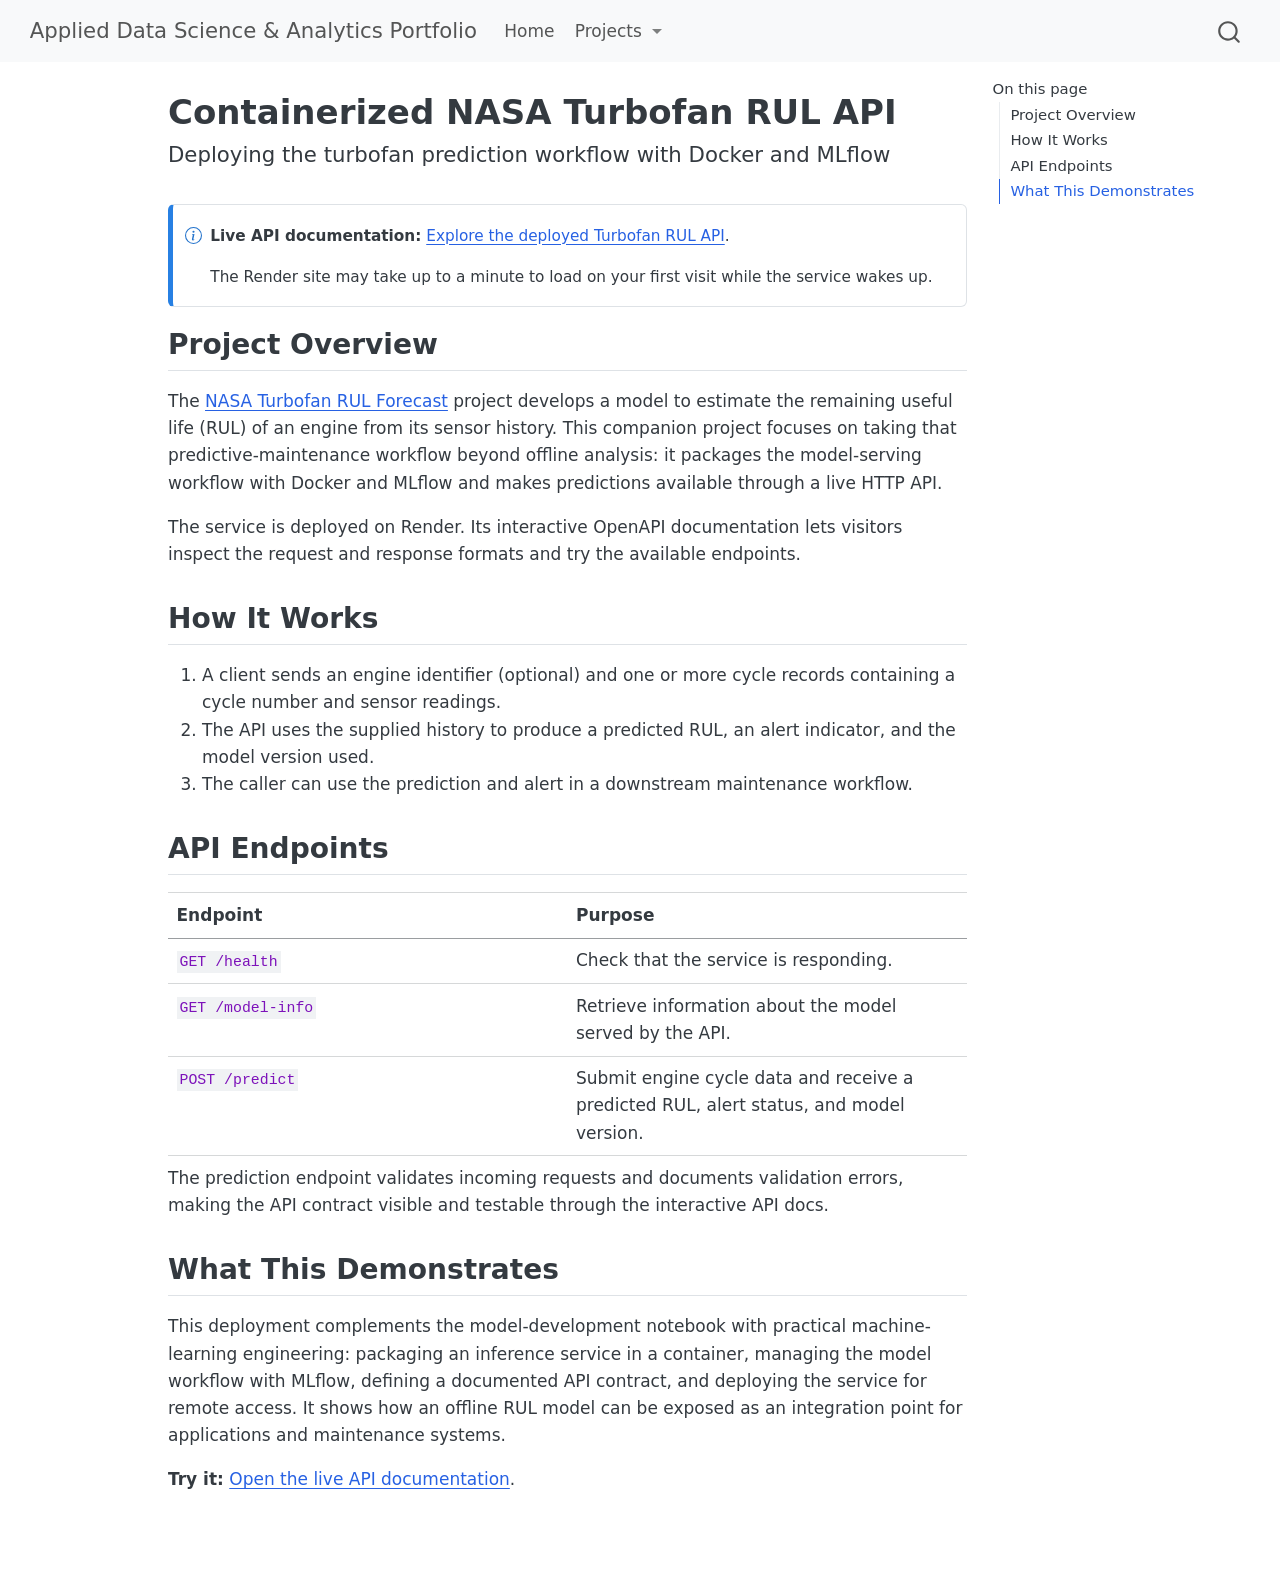
<file: docs/projects/nasa-rul-api.html>
<!DOCTYPE html>
<html xmlns="http://www.w3.org/1999/xhtml" lang="en" xml:lang="en"><head>

<meta charset="utf-8">
<meta name="generator" content="quarto-1.10.19">

<meta name="viewport" content="width=device-width, initial-scale=1.0, user-scalable=yes">


<title>Containerized NASA Turbofan RUL API – Applied Data Science &amp; Analytics Portfolio</title>
<style>
/* Default styles provided by pandoc.
** See https://pandoc.org/MANUAL.html#variables-for-html for config info.
*/
span.smallcaps{font-variant: small-caps;}
div.columns{display: flex; gap: 1.5em;}
div.column{flex: auto;}
@media screen {
div.columns{gap: min(4vw, 1.5em);}
div.column{overflow-x: auto;}
}
div.hanging-indent{margin-left: 1.5em; text-indent: -1.5em;}
ul.task-list{list-style: none;}
ul.task-list li input[type="checkbox"] {
  width: 0.8em;
  margin: 0 0.8em 0.2em -1em; /* quarto-specific, see https://github.com/quarto-dev/quarto-cli/issues/4556 */ 
  vertical-align: middle;
}
</style>


<script src="../site_libs/quarto-nav/quarto-nav.js"></script>
<script src="../site_libs/quarto-nav/headroom.min.js"></script>
<script src="../site_libs/clipboard/clipboard.min.js"></script>
<script src="../site_libs/quarto-search/autocomplete.umd.js"></script>
<script src="../site_libs/quarto-search/fuse.min.js"></script>
<script src="../site_libs/quarto-search/quarto-search.js"></script>
<meta name="quarto:offset" content="../">
<script src="../site_libs/quarto-html/quarto.js" type="module"></script>
<script src="../site_libs/quarto-html/tabsets/tabsets.js" type="module"></script>
<script src="../site_libs/quarto-html/popper.min.js"></script>
<script src="../site_libs/quarto-html/tippy.umd.min.js"></script>
<script src="../site_libs/quarto-html/anchor.min.js"></script>
<link href="../site_libs/quarto-html/tippy.css" rel="stylesheet">
<link href="../site_libs/quarto-html/quarto-syntax-highlighting-bf27225e3a48a9273f3daa8f8e829971.css" rel="stylesheet" id="quarto-text-highlighting-styles">
<script src="../site_libs/bootstrap/bootstrap.min.js"></script>
<link href="../site_libs/bootstrap/bootstrap-icons.css" rel="stylesheet">
<link href="../site_libs/bootstrap/bootstrap-172ba59bd5e0b52282274ba0c0cc16fc.min.css" rel="stylesheet" append-hash="true" id="quarto-bootstrap" data-mode="light">
<script id="quarto-search-options" type="application/json">{
  "location": "navbar",
  "copy-button": false,
  "collapse-after": 3,
  "panel-placement": "end",
  "type": "overlay",
  "limit": 50,
  "keyboard-shortcut": [
    "f",
    "/",
    "s"
  ],
  "show-item-context": false,
  "language": {
    "search-no-results-text": "No results",
    "search-matching-documents-text": "matching documents",
    "search-copy-link-title": "Copy link to search",
    "search-hide-matches-text": "Hide additional matches",
    "search-more-match-text": "more match in this document",
    "search-more-matches-text": "more matches in this document",
    "search-clear-button-title": "Clear",
    "search-text-placeholder": "",
    "search-detached-cancel-button-title": "Cancel",
    "search-submit-button-title": "Submit",
    "search-label": "Search"
  }
}</script>


<link rel="stylesheet" href="../styles.css">
</head>

<body class="nav-fixed quarto-light">

<div id="quarto-search-results"></div>
  <header id="quarto-header" class="headroom fixed-top">
    <nav class="navbar navbar-expand-lg " data-bs-theme="dark">
      <div class="navbar-container container-fluid">
      <div class="navbar-brand-container mx-auto">
    <a class="navbar-brand" href="../index.html">
    <span class="navbar-title">Applied Data Science &amp; Analytics Portfolio</span>
    </a>
  </div>
            <div id="quarto-search" class="" title="Search"></div>
          <button class="navbar-toggler" type="button" data-bs-toggle="collapse" data-bs-target="#navbarCollapse" aria-controls="navbarCollapse" role="menu" aria-expanded="false" aria-label="Toggle navigation" onclick="if (window.quartoToggleHeadroom) { window.quartoToggleHeadroom(); }">
  <span class="navbar-toggler-icon"></span>
</button>
          <div class="collapse navbar-collapse" id="navbarCollapse">
            <ul class="navbar-nav navbar-nav-scroll me-auto">
  <li class="nav-item">
    <a class="nav-link" href="../index.html"> 
<span class="menu-text">Home</span></a>
  </li>  
  <li class="nav-item dropdown ">
    <a class="nav-link dropdown-toggle" href="#" id="nav-menu-projects" role="link" data-bs-toggle="dropdown" aria-expanded="false">
 <span class="menu-text">Projects</span>
    </a>
    <ul class="dropdown-menu" aria-labelledby="nav-menu-projects">    
        <li>
    <a class="dropdown-item" href="../projects/nasa-rul.html">
 <span class="dropdown-text">NASA RUL Prediction</span></a>
  </li>  
        <li>
    <a class="dropdown-item" href="../projects/nasa-rul-api.html">
 <span class="dropdown-text">Containerized NASA RUL API</span></a>
  </li>  
        <li>
    <a class="dropdown-item" href="../projects/pdm-dashboard.html">
 <span class="dropdown-text">IoT Sensor Dashboard</span></a>
  </li>  
        <li>
    <a class="dropdown-item" href="../projects/maintenance-roi.html">
 <span class="dropdown-text">Cost &amp; ROI Optimization</span></a>
  </li>  
        <li>
    <a class="dropdown-item" href="../projects/methodology.html">
 <span class="dropdown-text">Methodology &amp; Limitations</span></a>
  </li>  
        <li>
    <a class="dropdown-item" href="../projects/olist-dashboard.html">
 <span class="dropdown-text">Olist BI Dashboard</span></a>
  </li>  
        <li>
    <a class="dropdown-item" href="../projects/churn-prediction.html">
 <span class="dropdown-text">Churn Prediction</span></a>
  </li>  
        <li>
    <a class="dropdown-item" href="../projects/ab-testing.html">
 <span class="dropdown-text">A/B Testing Analysis</span></a>
  </li>  
    </ul>
  </li>
</ul>
          </div> <!-- /navcollapse -->
            <div class="quarto-navbar-tools">
</div>
      </div> <!-- /container-fluid -->
    </nav>
</header>
<!-- content -->
<div id="quarto-content" class="quarto-container page-columns page-rows-contents page-layout-article page-navbar">
<!-- sidebar -->
<!-- margin-sidebar -->
    <div id="quarto-margin-sidebar" class="sidebar margin-sidebar">
        <nav id="TOC" role="doc-toc" class="toc-active">
    <h2 id="toc-title">On this page</h2>
   
  <ul>
  <li><a href="#project-overview" id="toc-project-overview" class="nav-link active" data-scroll-target="#project-overview">Project Overview</a></li>
  <li><a href="#how-it-works" id="toc-how-it-works" class="nav-link" data-scroll-target="#how-it-works">How It Works</a></li>
  <li><a href="#api-endpoints" id="toc-api-endpoints" class="nav-link" data-scroll-target="#api-endpoints">API Endpoints</a></li>
  <li><a href="#what-this-demonstrates" id="toc-what-this-demonstrates" class="nav-link" data-scroll-target="#what-this-demonstrates">What This Demonstrates</a></li>
  </ul>
</nav>
    </div>
<!-- main -->
<main class="content" id="quarto-document-content">

<header id="title-block-header" class="quarto-title-block default">
<div class="quarto-title">
<h1 class="title">Containerized NASA Turbofan RUL API</h1>
<p class="subtitle lead">Deploying the turbofan prediction workflow with Docker and MLflow</p>
</div>



<div class="quarto-title-meta">

    
  
    
  </div>
  


</header>


<div class="callout callout-style-simple callout-note">
<div class="callout-body d-flex">
<div class="callout-icon-container">
<i class="callout-icon"></i>
</div>
<div class="callout-body-container">
<p><strong>Live API documentation:</strong> <a href="https://elijah-chandler-portfolio.onrender.com/docs" target="_blank">Explore the deployed Turbofan RUL API</a>.</p>
<p>The Render site may take up to a minute to load on your first visit while the service wakes up.</p>
</div>
</div>
</div>
<section id="project-overview" class="level2">
<h2 class="anchored" data-anchor-id="project-overview">Project Overview</h2>
<p>The <a href="../projects/nasa-rul.html">NASA Turbofan RUL Forecast</a> project develops a model to estimate the remaining useful life (RUL) of an engine from its sensor history. This companion project focuses on taking that predictive-maintenance workflow beyond offline analysis: it packages the model-serving workflow with Docker and MLflow and makes predictions available through a live HTTP API.</p>
<p>The service is deployed on Render. Its interactive OpenAPI documentation lets visitors inspect the request and response formats and try the available endpoints.</p>
</section>
<section id="how-it-works" class="level2">
<h2 class="anchored" data-anchor-id="how-it-works">How It Works</h2>
<ol type="1">
<li>A client sends an engine identifier (optional) and one or more cycle records containing a cycle number and sensor readings.</li>
<li>The API uses the supplied history to produce a predicted RUL, an alert indicator, and the model version used.</li>
<li>The caller can use the prediction and alert in a downstream maintenance workflow.</li>
</ol>
</section>
<section id="api-endpoints" class="level2">
<h2 class="anchored" data-anchor-id="api-endpoints">API Endpoints</h2>
<table class="caption-top table">
<colgroup>
<col style="width: 50%">
<col style="width: 50%">
</colgroup>
<thead>
<tr class="header">
<th>Endpoint</th>
<th>Purpose</th>
</tr>
</thead>
<tbody>
<tr class="odd">
<td><code>GET /health</code></td>
<td>Check that the service is responding.</td>
</tr>
<tr class="even">
<td><code>GET /model-info</code></td>
<td>Retrieve information about the model served by the API.</td>
</tr>
<tr class="odd">
<td><code>POST /predict</code></td>
<td>Submit engine cycle data and receive a predicted RUL, alert status, and model version.</td>
</tr>
</tbody>
</table>
<p>The prediction endpoint validates incoming requests and documents validation errors, making the API contract visible and testable through the interactive API docs.</p>
</section>
<section id="what-this-demonstrates" class="level2">
<h2 class="anchored" data-anchor-id="what-this-demonstrates">What This Demonstrates</h2>
<p>This deployment complements the model-development notebook with practical machine-learning engineering: packaging an inference service in a container, managing the model workflow with MLflow, defining a documented API contract, and deploying the service for remote access. It shows how an offline RUL model can be exposed as an integration point for applications and maintenance systems.</p>
<p><strong>Try it:</strong> <a href="https://elijah-chandler-portfolio.onrender.com/docs" target="_blank">Open the live API documentation</a>.</p>


</section>

</main> <!-- /main -->
<script id="quarto-html-after-body" type="application/javascript">
  window.document.addEventListener("DOMContentLoaded", function (event) {
    const icon = "";
    const anchorJS = new window.AnchorJS();
    anchorJS.options = {
      placement: 'right',
      icon: icon
    };
    anchorJS.add('.anchored');
    const isCodeAnnotation = (el) => {
      for (const clz of el.classList) {
        if (clz.startsWith('code-annotation-')) {                     
          return true;
        }
      }
      return false;
    }
    const onCopySuccess = function(e) {
      // button target
      const button = e.trigger;
      // don't keep focus
      button.blur();
      // flash "checked"
      button.classList.add('code-copy-button-checked');
      var currentTitle = button.getAttribute("title");
      button.setAttribute("title", "Copied!");
      let tooltip;
      if (window.bootstrap) {
        button.setAttribute("data-bs-toggle", "tooltip");
        button.setAttribute("data-bs-placement", "left");
        button.setAttribute("data-bs-title", "Copied!");
        tooltip = new bootstrap.Tooltip(button, 
          { trigger: "manual", 
            customClass: "code-copy-button-tooltip",
            offset: [0, -8]});
        tooltip.show();    
      }
      setTimeout(function() {
        if (tooltip) {
          tooltip.hide();
          button.removeAttribute("data-bs-title");
          button.removeAttribute("data-bs-toggle");
          button.removeAttribute("data-bs-placement");
        }
        button.setAttribute("title", currentTitle);
        button.classList.remove('code-copy-button-checked');
      }, 1000);
      // clear code selection
      e.clearSelection();
    }
    const getTextToCopy = function(trigger) {
      const outerScaffold = trigger.parentElement.cloneNode(true);
      const codeEl = outerScaffold.querySelector('code');
      for (const childEl of codeEl.children) {
        if (isCodeAnnotation(childEl)) {
          childEl.remove();
        }
      }
      return codeEl.innerText;
    }
    const clipboard = new window.ClipboardJS('.code-copy-button:not([data-in-quarto-modal])', {
      text: getTextToCopy
    });
    clipboard.on('success', onCopySuccess);
    if (window.document.getElementById('quarto-embedded-source-code-modal')) {
      const clipboardModal = new window.ClipboardJS('.code-copy-button[data-in-quarto-modal]', {
        text: getTextToCopy,
        container: window.document.getElementById('quarto-embedded-source-code-modal')
      });
      clipboardModal.on('success', onCopySuccess);
    }
      var localhostRegex = new RegExp(/^(?:http|https):\/\/localhost\:?[0-9]*\//);
      var mailtoRegex = new RegExp(/^mailto:/);
        var filterRegex = new RegExp('/' + window.location.host + '/');
      var isInternal = (href) => {
          return filterRegex.test(href) || localhostRegex.test(href) || mailtoRegex.test(href);
      }
      // Inspect non-navigation links and adorn them if external
     var links = window.document.querySelectorAll('a[href]:not(.nav-link):not(.navbar-brand):not(.toc-action):not(.sidebar-link):not(.sidebar-item-toggle):not(.pagination-link):not(.no-external):not([aria-hidden]):not(.dropdown-item):not(.quarto-navigation-tool):not(.about-link)');
      for (var i=0; i<links.length; i++) {
        const link = links[i];
        if (!isInternal(link.href)) {
          // undo the damage that might have been done by quarto-nav.js in the case of
          // links that we want to consider external
          if (link.dataset.originalHref !== undefined) {
            link.href = link.dataset.originalHref;
          }
        }
      }
    function tippyHover(el, contentFn, onTriggerFn, onUntriggerFn) {
      const config = {
        allowHTML: true,
        maxWidth: 500,
        delay: 100,
        arrow: false,
        appendTo: function(el) {
            return el.parentElement;
        },
        interactive: true,
        interactiveBorder: 10,
        theme: 'quarto',
        placement: 'bottom-start',
      };
      if (contentFn) {
        config.content = contentFn;
      }
      if (onTriggerFn) {
        config.onTrigger = onTriggerFn;
      }
      if (onUntriggerFn) {
        config.onUntrigger = onUntriggerFn;
      }
      window.tippy(el, config); 
    }
    const noterefs = window.document.querySelectorAll('a[role="doc-noteref"]');
    for (var i=0; i<noterefs.length; i++) {
      const ref = noterefs[i];
      tippyHover(ref, function() {
        // use id or data attribute instead here
        let href = ref.getAttribute('data-footnote-href') || ref.getAttribute('href');
        try { href = new URL(href).hash; } catch {}
        const id = href.replace(/^#\/?/, "");
        const note = window.document.getElementById(id);
        if (note) {
          return note.innerHTML;
        } else {
          return "";
        }
      });
    }
    const xrefs = window.document.querySelectorAll('a.quarto-xref');
    const processXRef = (id, note) => {
      // Strip column container classes
      const stripColumnClz = (el) => {
        el.classList.remove("page-full", "page-columns");
        if (el.children) {
          for (const child of el.children) {
            stripColumnClz(child);
          }
        }
      }
      stripColumnClz(note)
      if (id === null || id.startsWith('sec-')) {
        // Special case sections, only their first couple elements
        const container = document.createElement("div");
        if (note.children && note.children.length > 2) {
          container.appendChild(note.children[0].cloneNode(true));
          for (let i = 1; i < note.children.length; i++) {
            const child = note.children[i];
            if (child.tagName === "P" && child.innerText === "") {
              continue;
            } else {
              container.appendChild(child.cloneNode(true));
              break;
            }
          }
          if (window.Quarto?.typesetMath) {
            window.Quarto.typesetMath(container);
          }
          return container.innerHTML
        } else {
          if (window.Quarto?.typesetMath) {
            window.Quarto.typesetMath(note);
          }
          return note.innerHTML;
        }
      } else {
        // Remove any anchor links if they are present
        const anchorLink = note.querySelector('a.anchorjs-link');
        if (anchorLink) {
          anchorLink.remove();
        }
        if (window.Quarto?.typesetMath) {
          window.Quarto.typesetMath(note);
        }
        if (note.classList.contains("callout")) {
          return note.outerHTML;
        } else {
          return note.innerHTML;
        }
      }
    }
    for (var i=0; i<xrefs.length; i++) {
      const xref = xrefs[i];
      tippyHover(xref, undefined, function(instance) {
        instance.disable();
        let url = xref.getAttribute('href');
        let hash = undefined; 
        if (url.startsWith('#')) {
          hash = url;
        } else {
          try { hash = new URL(url).hash; } catch {}
        }
        if (hash) {
          const id = hash.replace(/^#\/?/, "");
          const note = window.document.getElementById(id);
          if (note !== null) {
            try {
              const html = processXRef(id, note.cloneNode(true));
              instance.setContent(html);
            } finally {
              instance.enable();
              instance.show();
            }
          } else {
            // See if we can fetch this
            fetch(url.split('#')[0])
            .then(res => res.text())
            .then(html => {
              const parser = new DOMParser();
              const htmlDoc = parser.parseFromString(html, "text/html");
              const note = htmlDoc.getElementById(id);
              if (note !== null) {
                const html = processXRef(id, note);
                instance.setContent(html);
              } 
            }).finally(() => {
              instance.enable();
              instance.show();
            });
          }
        } else {
          // See if we can fetch a full url (with no hash to target)
          // This is a special case and we should probably do some content thinning / targeting
          fetch(url)
          .then(res => res.text())
          .then(html => {
            const parser = new DOMParser();
            const htmlDoc = parser.parseFromString(html, "text/html");
            const note = htmlDoc.querySelector('main.content');
            if (note !== null) {
              // This should only happen for chapter cross references
              // (since there is no id in the URL)
              // remove the first header
              if (note.children.length > 0 && note.children[0].tagName === "HEADER") {
                note.children[0].remove();
              }
              const html = processXRef(null, note);
              instance.setContent(html);
            } 
          }).finally(() => {
            instance.enable();
            instance.show();
          });
        }
      }, function(instance) {
      });
    }
        let selectedAnnoteEl;
        const selectorForAnnotation = ( cell, annotation) => {
          let cellAttr = 'data-code-cell="' + cell + '"';
          let lineAttr = 'data-code-annotation="' +  annotation + '"';
          const selector = 'span[' + cellAttr + '][' + lineAttr + ']';
          return selector;
        }
        const selectCodeLines = (annoteEl) => {
          const doc = window.document;
          const targetCell = annoteEl.getAttribute("data-target-cell");
          const targetAnnotation = annoteEl.getAttribute("data-target-annotation");
          const annoteSpan = window.document.querySelector(selectorForAnnotation(targetCell, targetAnnotation));
          const lines = annoteSpan.getAttribute("data-code-lines").split(",");
          const lineIds = lines.map((line) => {
            return targetCell + "-" + line;
          })
          let top = null;
          let height = null;
          let parent = null;
          if (lineIds.length > 0) {
              //compute the position of the single el (top and bottom and make a div)
              const el = window.document.getElementById(lineIds[0]);
              top = el.offsetTop;
              height = el.offsetHeight;
              parent = el.parentElement.parentElement;
            if (lineIds.length > 1) {
              const lastEl = window.document.getElementById(lineIds[lineIds.length - 1]);
              const bottom = lastEl.offsetTop + lastEl.offsetHeight;
              height = bottom - top;
            }
            if (top !== null && height !== null && parent !== null) {
              // cook up a div (if necessary) and position it 
              let div = window.document.getElementById("code-annotation-line-highlight");
              if (div === null) {
                div = window.document.createElement("div");
                div.setAttribute("id", "code-annotation-line-highlight");
                div.style.position = 'absolute';
                parent.appendChild(div);
              }
              div.style.top = top - 2 + "px";
              div.style.height = height + 4 + "px";
              div.style.left = 0;
              let gutterDiv = window.document.getElementById("code-annotation-line-highlight-gutter");
              if (gutterDiv === null) {
                gutterDiv = window.document.createElement("div");
                gutterDiv.setAttribute("id", "code-annotation-line-highlight-gutter");
                gutterDiv.style.position = 'absolute';
                const codeCell = window.document.getElementById(targetCell);
                const gutter = codeCell.querySelector('.code-annotation-gutter');
                gutter.appendChild(gutterDiv);
              }
              gutterDiv.style.top = top - 2 + "px";
              gutterDiv.style.height = height + 4 + "px";
            }
            selectedAnnoteEl = annoteEl;
          }
        };
        const unselectCodeLines = () => {
          const elementsIds = ["code-annotation-line-highlight", "code-annotation-line-highlight-gutter"];
          elementsIds.forEach((elId) => {
            const div = window.document.getElementById(elId);
            if (div) {
              div.remove();
            }
          });
          selectedAnnoteEl = undefined;
        };
          // Handle positioning of the toggle
      window.addEventListener(
        "resize",
        throttle(() => {
          elRect = undefined;
          if (selectedAnnoteEl) {
            selectCodeLines(selectedAnnoteEl);
          }
        }, 10)
      );
      function throttle(fn, ms) {
      let throttle = false;
      let timer;
        return (...args) => {
          if(!throttle) { // first call gets through
              fn.apply(this, args);
              throttle = true;
          } else { // all the others get throttled
              if(timer) clearTimeout(timer); // cancel #2
              timer = setTimeout(() => {
                fn.apply(this, args);
                timer = throttle = false;
              }, ms);
          }
        };
      }
        // Attach click handler to the DT
        const annoteDls = window.document.querySelectorAll('dt[data-target-cell]');
        for (const annoteDlNode of annoteDls) {
          annoteDlNode.addEventListener('click', (event) => {
            const clickedEl = event.target;
            if (clickedEl !== selectedAnnoteEl) {
              unselectCodeLines();
              const activeEl = window.document.querySelector('dt[data-target-cell].code-annotation-active');
              if (activeEl) {
                activeEl.classList.remove('code-annotation-active');
              }
              selectCodeLines(clickedEl);
              clickedEl.classList.add('code-annotation-active');
            } else {
              // Unselect the line
              unselectCodeLines();
              clickedEl.classList.remove('code-annotation-active');
            }
          });
        }
    const findCites = (el) => {
      const parentEl = el.parentElement;
      if (parentEl) {
        const cites = parentEl.dataset.cites;
        if (cites) {
          return {
            el,
            cites: cites.split(' ')
          };
        } else {
          return findCites(el.parentElement)
        }
      } else {
        return undefined;
      }
    };
    var bibliorefs = window.document.querySelectorAll('a[role="doc-biblioref"]');
    for (var i=0; i<bibliorefs.length; i++) {
      const ref = bibliorefs[i];
      const citeInfo = findCites(ref);
      if (citeInfo) {
        tippyHover(citeInfo.el, function() {
          var popup = window.document.createElement('div');
          citeInfo.cites.forEach(function(cite) {
            var citeDiv = window.document.createElement('div');
            citeDiv.classList.add('hanging-indent');
            citeDiv.classList.add('csl-entry');
            var biblioDiv = window.document.getElementById('ref-' + cite);
            if (biblioDiv) {
              citeDiv.innerHTML = biblioDiv.innerHTML;
            }
            popup.appendChild(citeDiv);
          });
          return popup.innerHTML;
        });
      }
    }
  });
  </script>
</div> <!-- /content -->




</body></html>
</file>
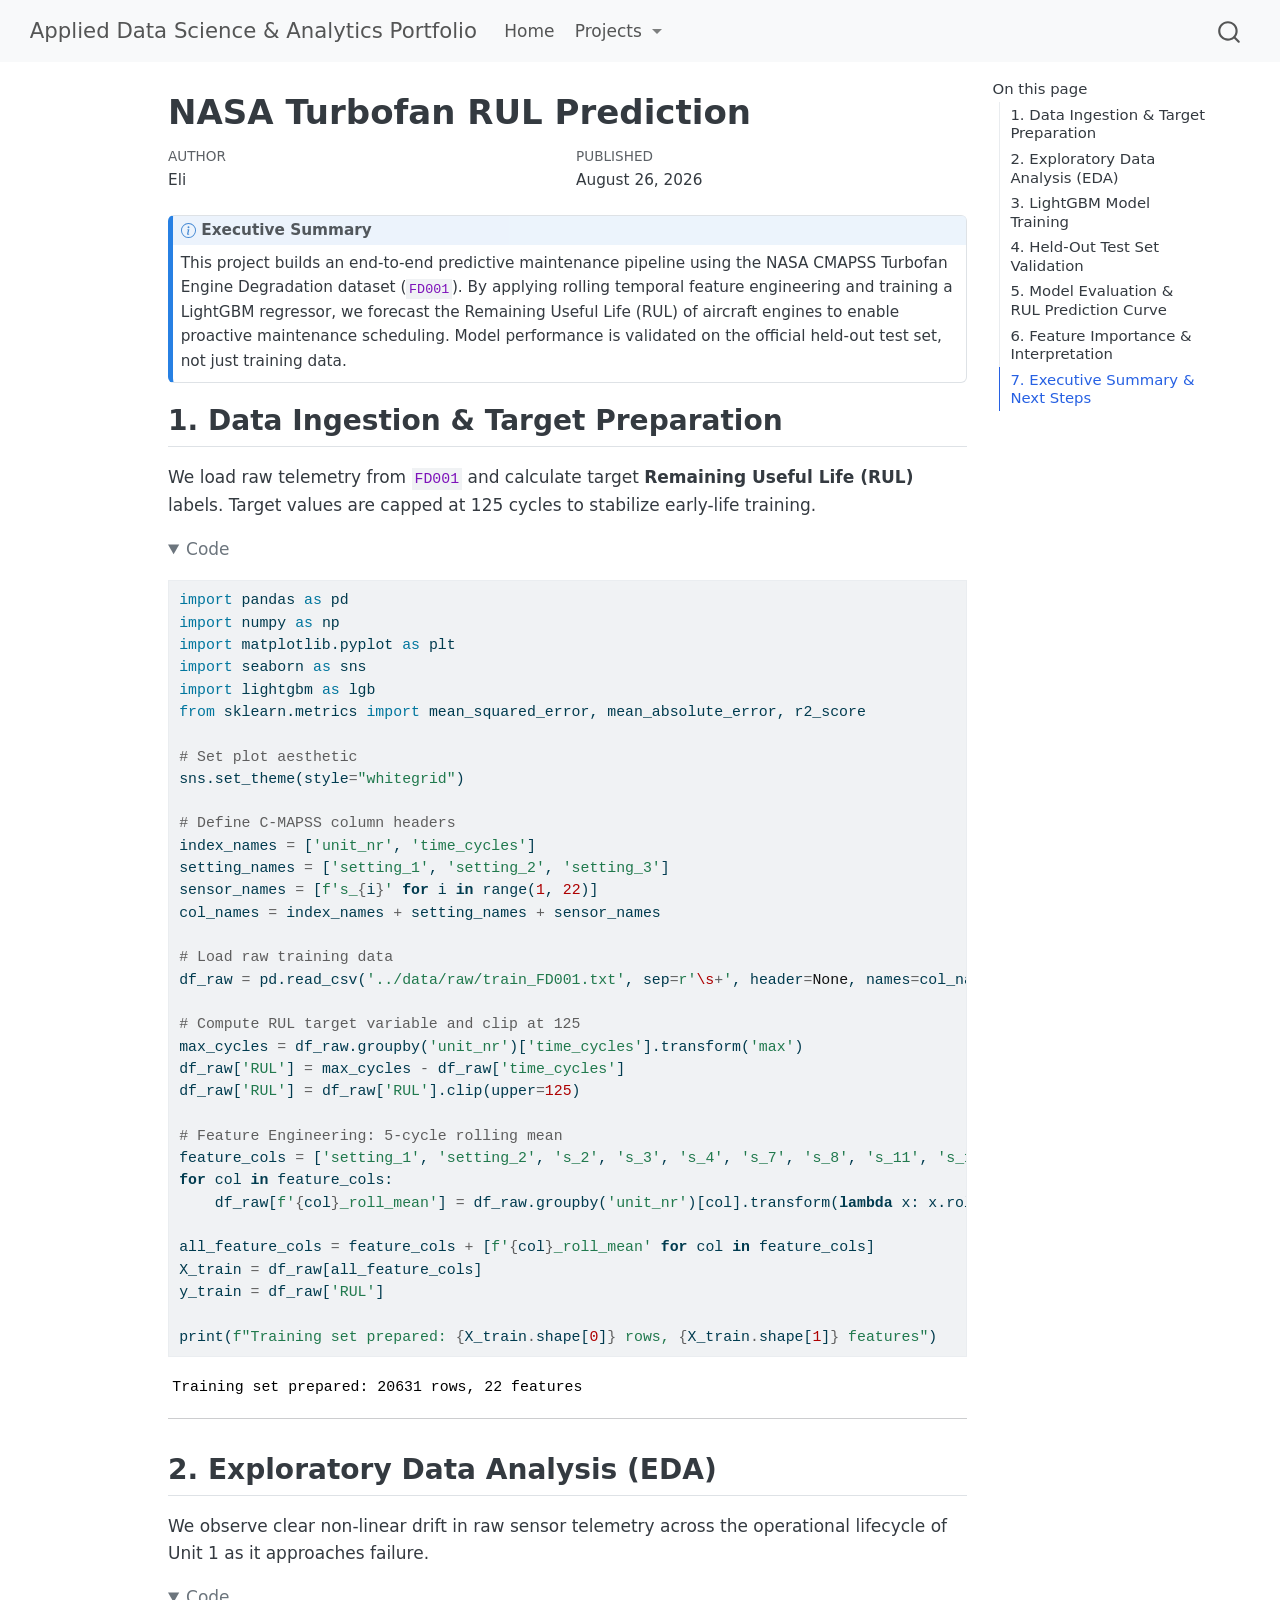
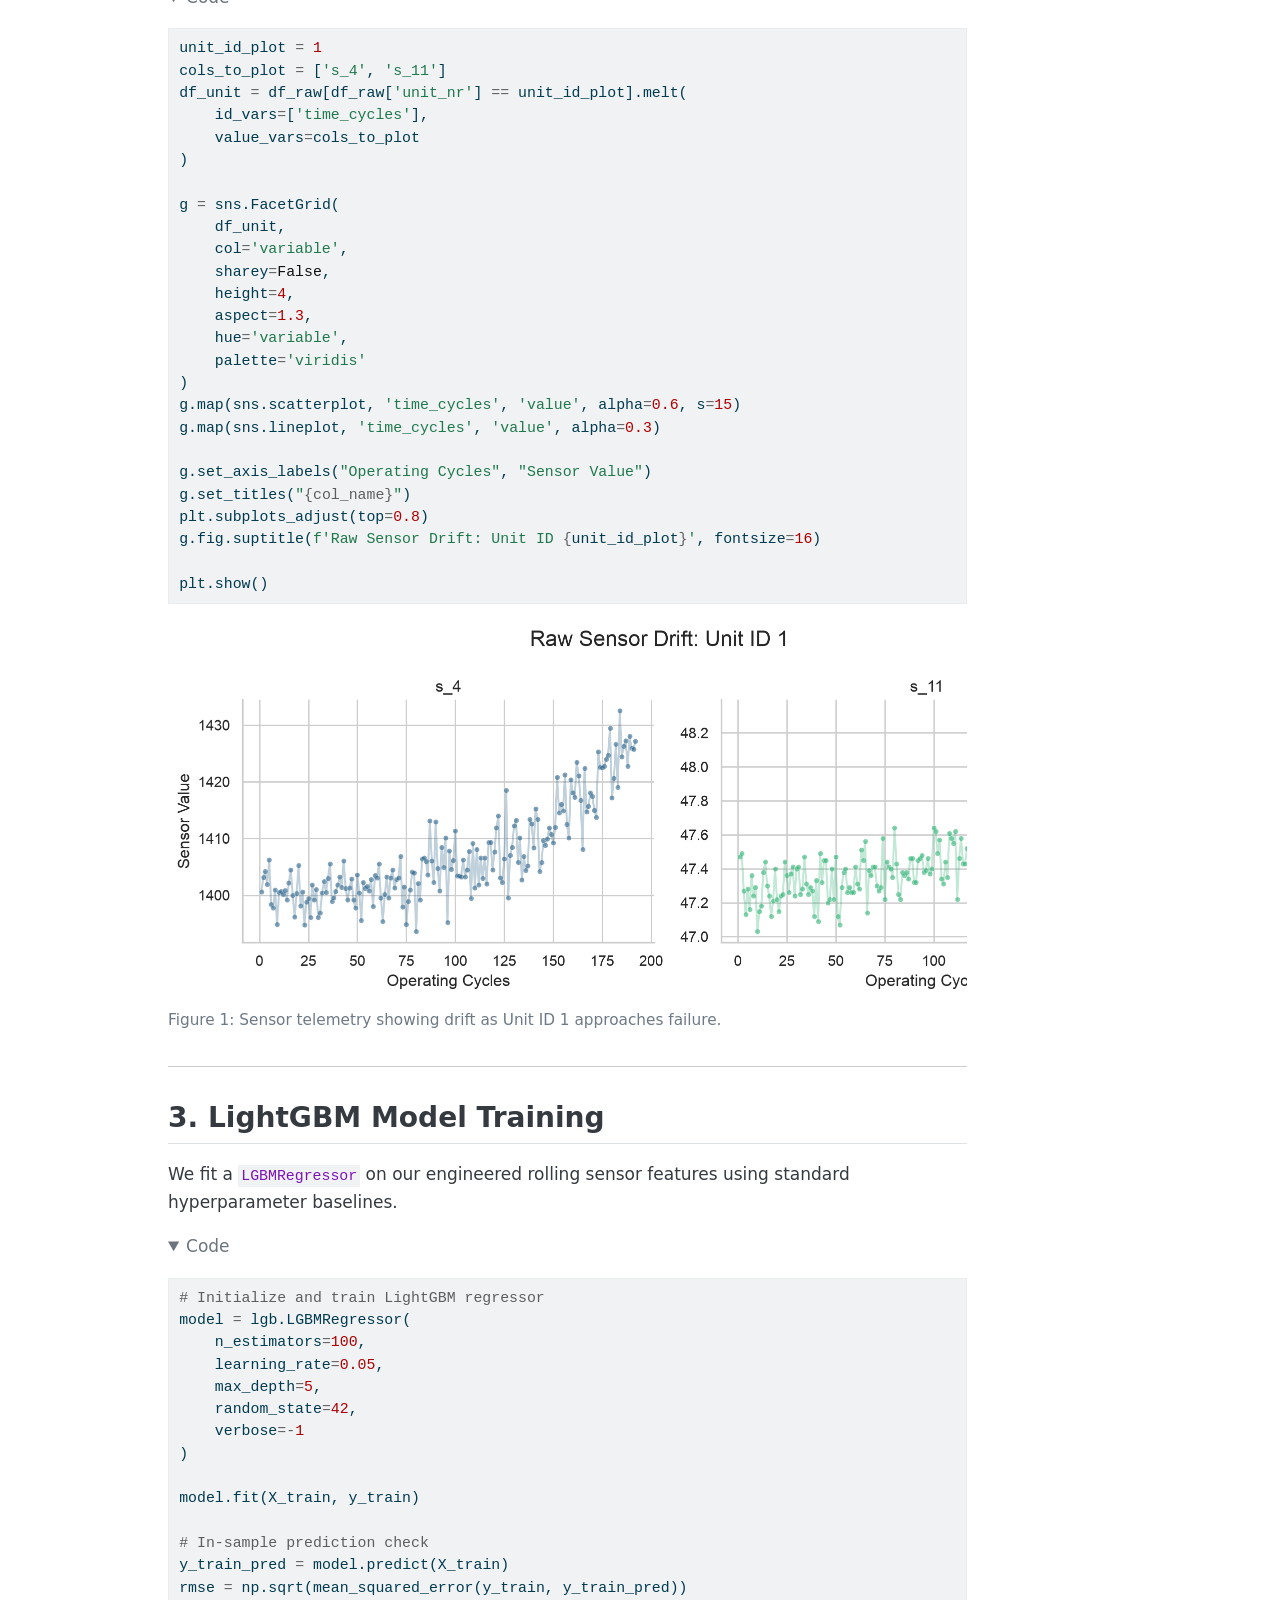
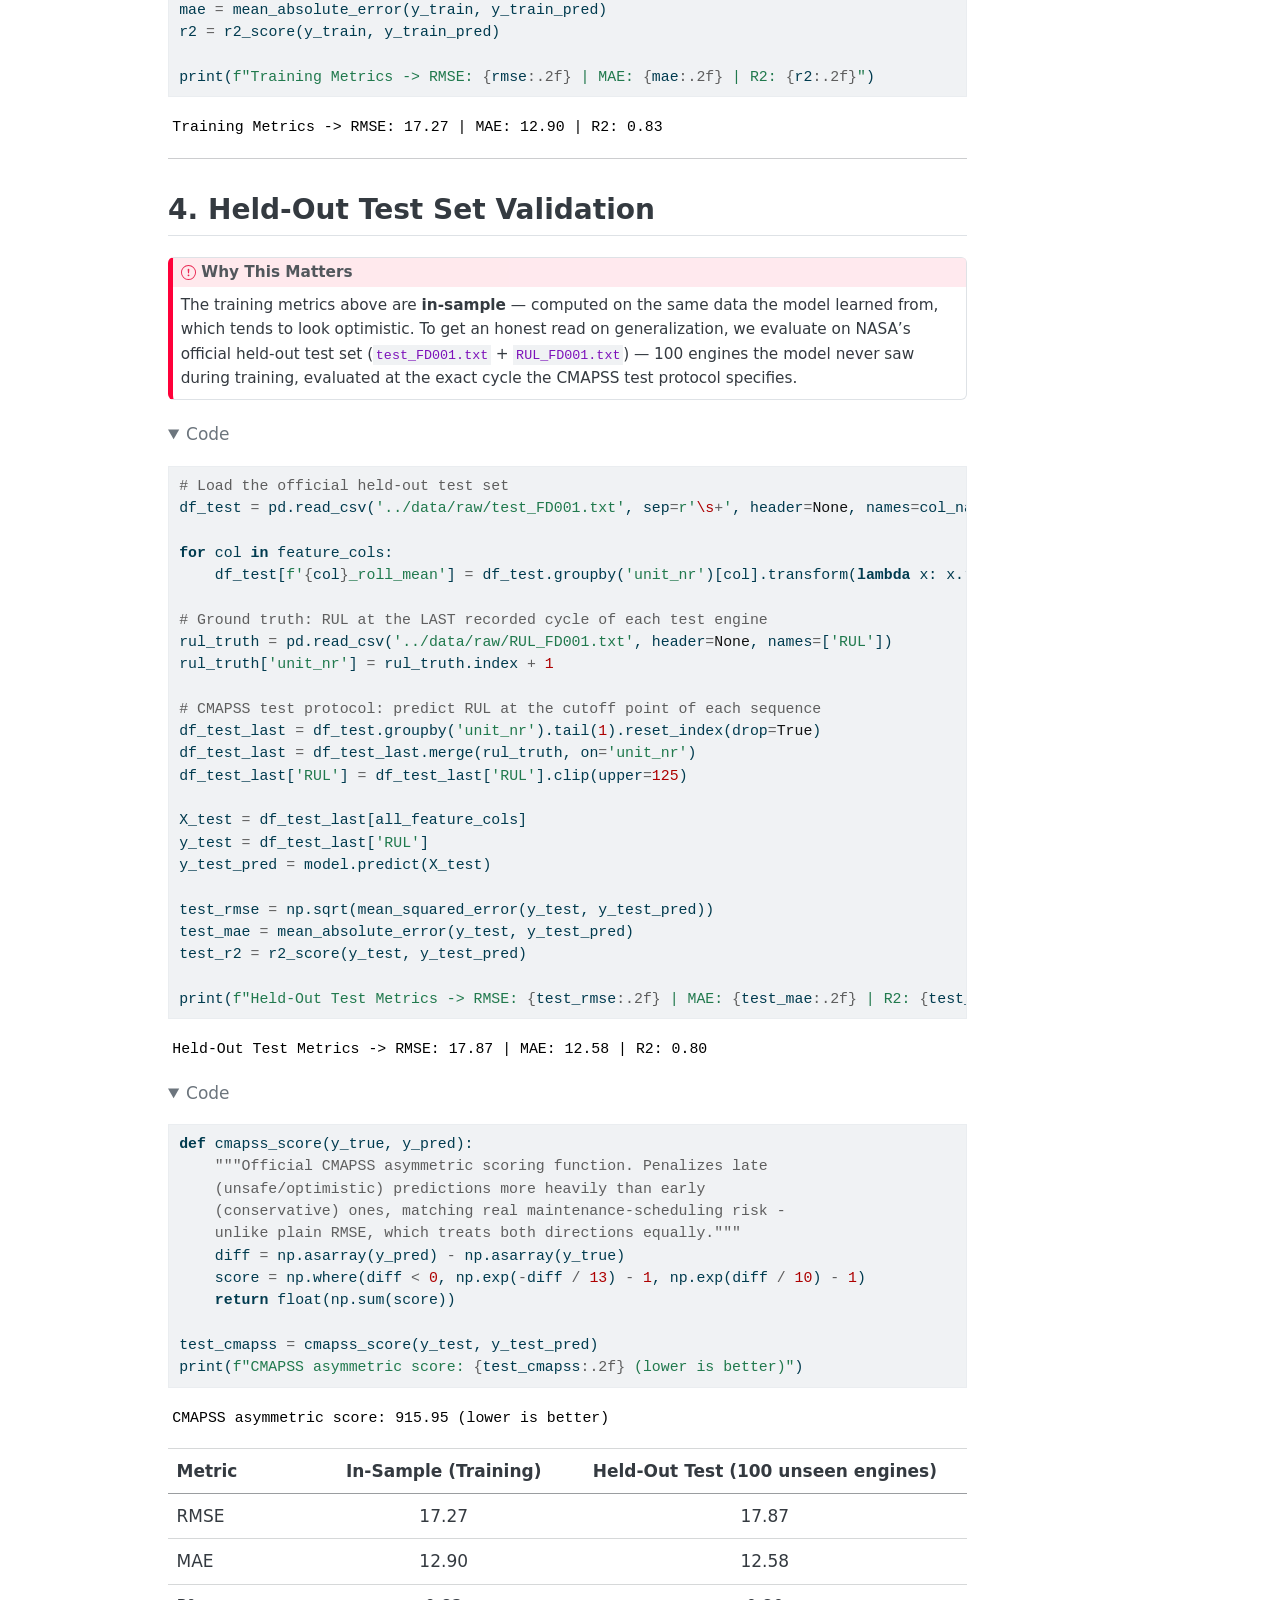
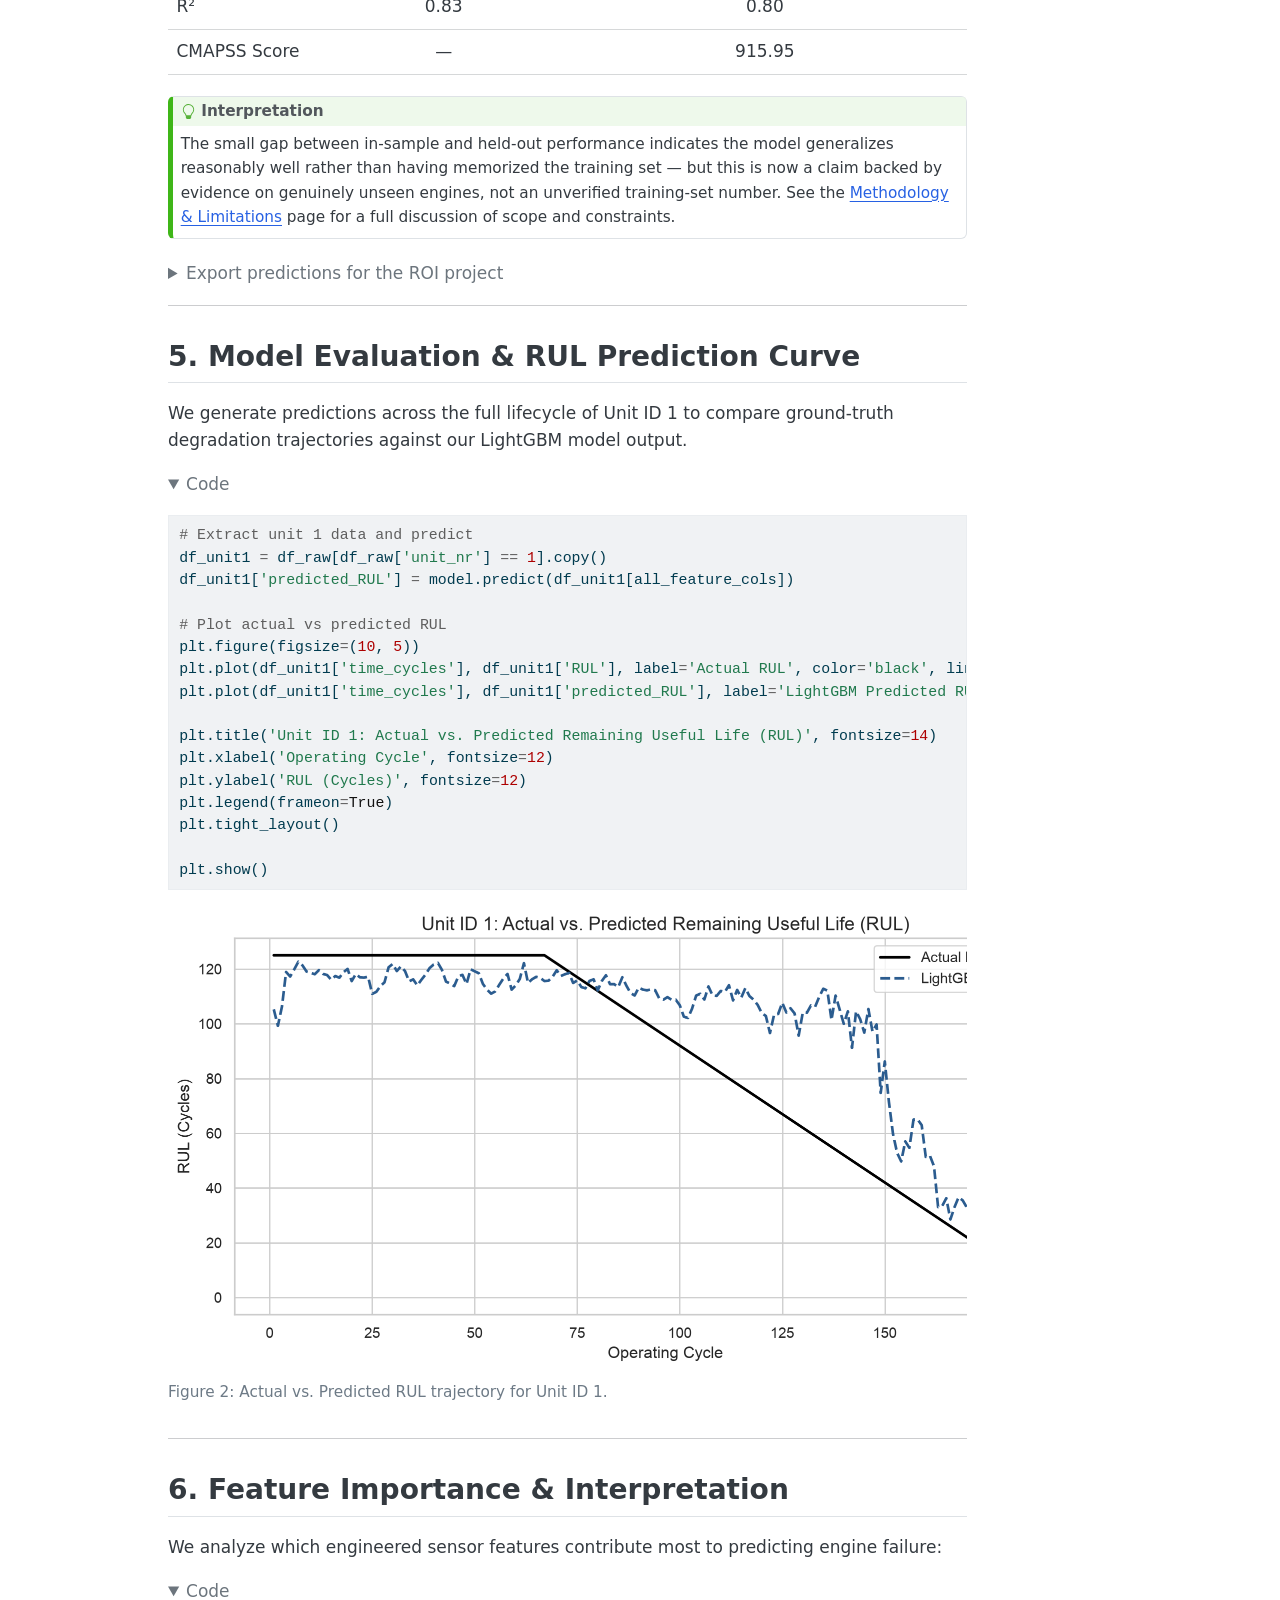
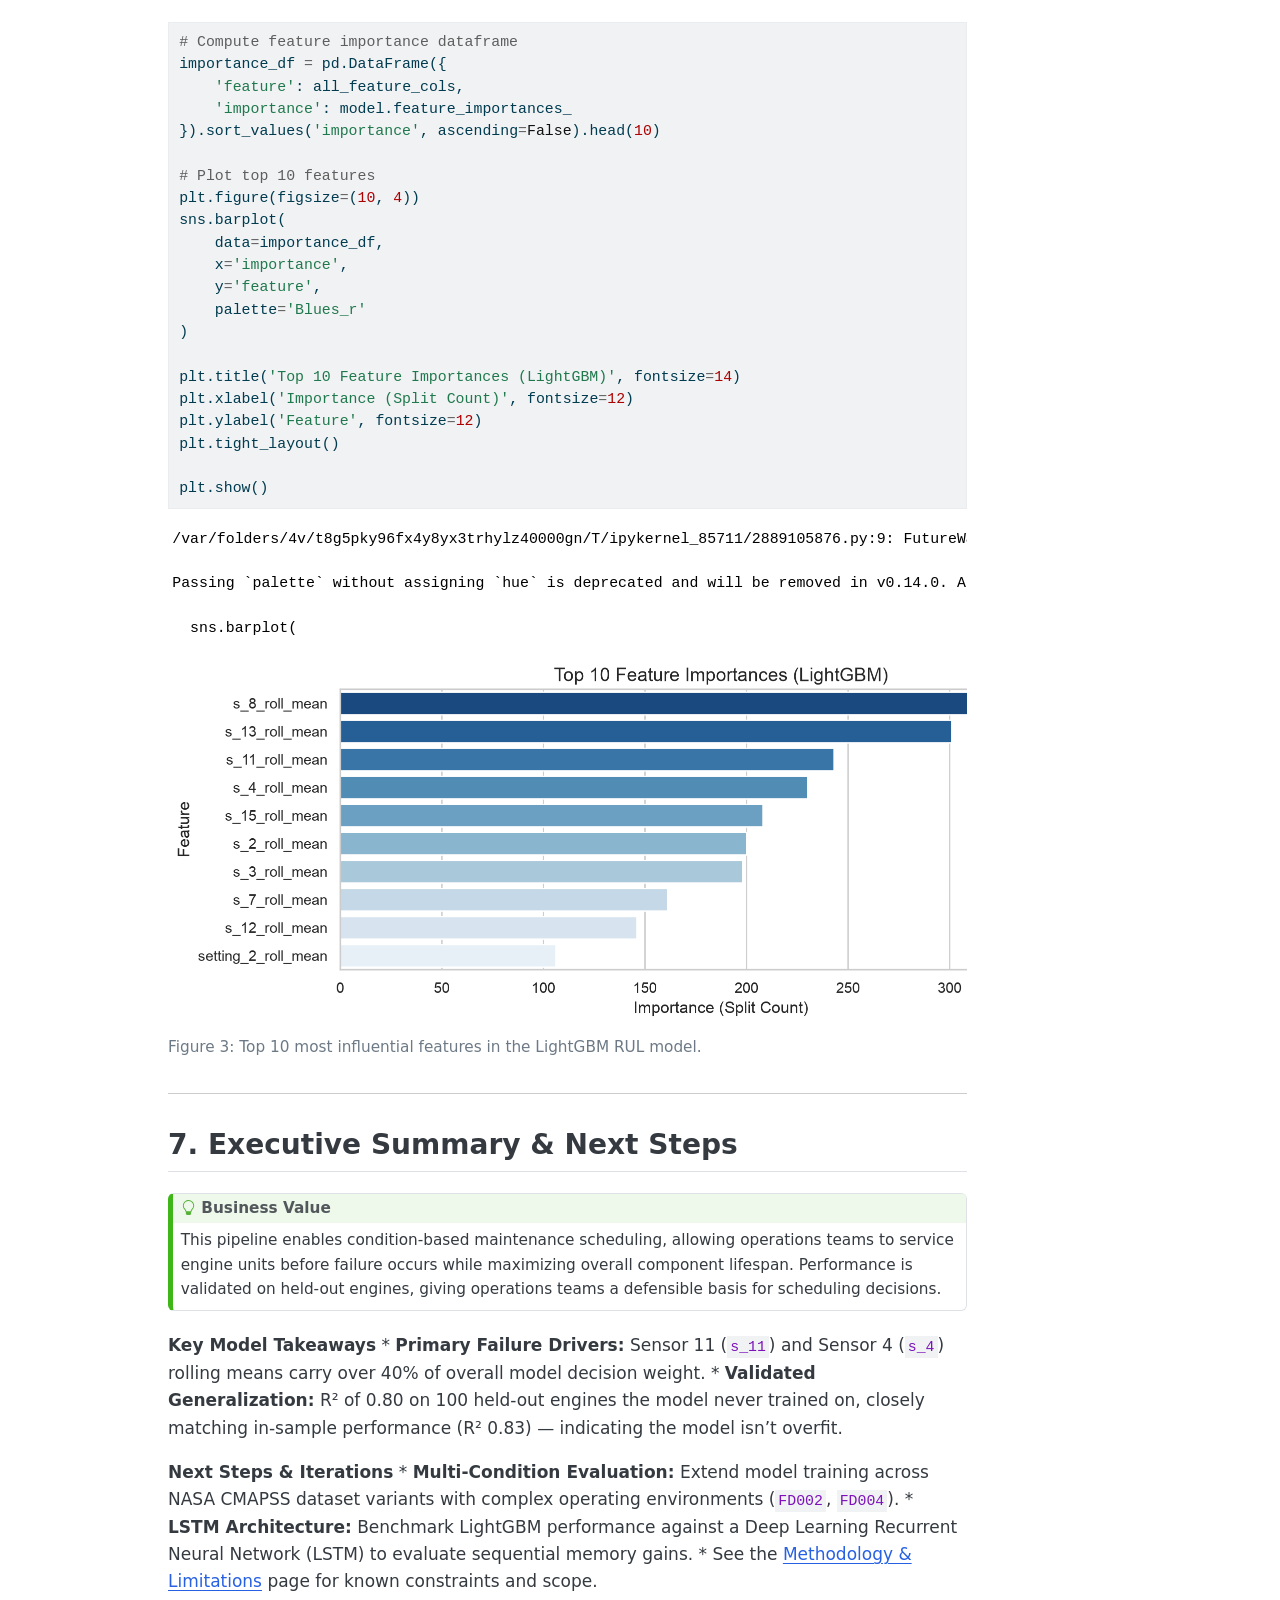
<file: docs/projects/nasa-rul.html>
<!DOCTYPE html>
<html xmlns="http://www.w3.org/1999/xhtml" lang="en" xml:lang="en"><head>

<meta charset="utf-8">
<meta name="generator" content="quarto-1.10.18">

<meta name="viewport" content="width=device-width, initial-scale=1.0, user-scalable=yes">

<meta name="author" content="Eli">
<meta name="dcterms.date" content="2026-08-26">

<title>NASA Turbofan RUL Prediction – Applied Data Science &amp; Analytics Portfolio</title>
<style>
/* Default styles provided by pandoc.
** See https://pandoc.org/MANUAL.html#variables-for-html for config info.
*/
span.smallcaps{font-variant: small-caps;}
div.columns{display: flex; gap: 1.5em;}
div.column{flex: auto;}
@media screen {
div.columns{gap: min(4vw, 1.5em);}
div.column{overflow-x: auto;}
}
div.hanging-indent{margin-left: 1.5em; text-indent: -1.5em;}
ul.task-list{list-style: none;}
ul.task-list li input[type="checkbox"] {
  width: 0.8em;
  margin: 0 0.8em 0.2em -1em; /* quarto-specific, see https://github.com/quarto-dev/quarto-cli/issues/4556 */ 
  vertical-align: middle;
}
/* CSS for syntax highlighting */
html { -webkit-text-size-adjust: 100%; }
pre > code.sourceCode { white-space: pre; position: relative; }
pre > code.sourceCode > span { display: inline-block; line-height: 1.25; }
pre > code.sourceCode > span:empty { height: 1.2em; }
.sourceCode { overflow: visible; }
code.sourceCode > span { color: inherit; text-decoration: inherit; }
div.sourceCode { margin: 1em 0; }
pre.sourceCode { margin: 0; }
@media screen {
div.sourceCode { overflow: auto; }
}
@media print {
pre > code.sourceCode { white-space: pre-wrap; }
pre > code.sourceCode > span { text-indent: -5em; padding-left: 5em; }
}
pre.numberSource code
  { counter-reset: source-line 0; }
pre.numberSource code > span
  { position: relative; left: -4em; counter-increment: source-line; }
pre.numberSource code > span > a:first-child::before
  { content: counter(source-line);
    position: relative; left: -1em; text-align: right; vertical-align: baseline;
    border: none; display: inline-block;
    -webkit-touch-callout: none; -webkit-user-select: none;
    -khtml-user-select: none; -moz-user-select: none;
    -ms-user-select: none; user-select: none;
    padding: 0 4px; width: 4em;
  }
pre.numberSource { margin-left: 3em;  padding-left: 4px; }
div.sourceCode
  {   }
@media screen {
pre > code.sourceCode > span > a:first-child::before { text-decoration: underline; }
}
</style>


<script src="../site_libs/quarto-nav/quarto-nav.js"></script>
<script src="../site_libs/quarto-nav/headroom.min.js"></script>
<script src="../site_libs/clipboard/clipboard.min.js"></script>
<script src="../site_libs/quarto-search/autocomplete.umd.js"></script>
<script src="../site_libs/quarto-search/fuse.min.js"></script>
<script src="../site_libs/quarto-search/quarto-search.js"></script>
<meta name="quarto:offset" content="../">
<script src="../site_libs/quarto-html/quarto.js" type="module"></script>
<script src="../site_libs/quarto-html/tabsets/tabsets.js" type="module"></script>
<script src="../site_libs/quarto-html/popper.min.js"></script>
<script src="../site_libs/quarto-html/tippy.umd.min.js"></script>
<script src="../site_libs/quarto-html/anchor.min.js"></script>
<link href="../site_libs/quarto-html/tippy.css" rel="stylesheet">
<link href="../site_libs/quarto-html/quarto-syntax-highlighting-64a204ab8560d761af7679ceaba22944.css" rel="stylesheet" id="quarto-text-highlighting-styles">
<script src="../site_libs/bootstrap/bootstrap.min.js"></script>
<link href="../site_libs/bootstrap/bootstrap-icons.css" rel="stylesheet">
<link href="../site_libs/bootstrap/bootstrap-445b8638c3d06994fee0907d791121c4.min.css" rel="stylesheet" append-hash="true" id="quarto-bootstrap" data-mode="light">
<script id="quarto-search-options" type="application/json">{
  "location": "navbar",
  "copy-button": false,
  "collapse-after": 3,
  "panel-placement": "end",
  "type": "overlay",
  "limit": 50,
  "keyboard-shortcut": [
    "f",
    "/",
    "s"
  ],
  "show-item-context": false,
  "language": {
    "search-no-results-text": "No results",
    "search-matching-documents-text": "matching documents",
    "search-copy-link-title": "Copy link to search",
    "search-hide-matches-text": "Hide additional matches",
    "search-more-match-text": "more match in this document",
    "search-more-matches-text": "more matches in this document",
    "search-clear-button-title": "Clear",
    "search-text-placeholder": "",
    "search-detached-cancel-button-title": "Cancel",
    "search-submit-button-title": "Submit",
    "search-label": "Search"
  }
}</script>


<link rel="stylesheet" href="../styles.css">
</head>

<body class="nav-fixed quarto-light">

<div id="quarto-search-results"></div>
  <header id="quarto-header" class="headroom fixed-top">
    <nav class="navbar navbar-expand-lg " data-bs-theme="dark">
      <div class="navbar-container container-fluid">
      <div class="navbar-brand-container mx-auto">
    <a class="navbar-brand" href="../index.html">
    <span class="navbar-title">Applied Data Science &amp; Analytics Portfolio</span>
    </a>
  </div>
            <div id="quarto-search" class="" title="Search"></div>
          <button class="navbar-toggler" type="button" data-bs-toggle="collapse" data-bs-target="#navbarCollapse" aria-controls="navbarCollapse" role="menu" aria-expanded="false" aria-label="Toggle navigation" onclick="if (window.quartoToggleHeadroom) { window.quartoToggleHeadroom(); }">
  <span class="navbar-toggler-icon"></span>
</button>
          <div class="collapse navbar-collapse" id="navbarCollapse">
            <ul class="navbar-nav navbar-nav-scroll me-auto">
  <li class="nav-item">
    <a class="nav-link" href="../index.html"> 
<span class="menu-text">Home</span></a>
  </li>  
  <li class="nav-item dropdown ">
    <a class="nav-link dropdown-toggle" href="#" id="nav-menu-projects" role="link" data-bs-toggle="dropdown" aria-expanded="false">
 <span class="menu-text">Projects</span>
    </a>
    <ul class="dropdown-menu" aria-labelledby="nav-menu-projects">    
        <li>
    <a class="dropdown-item" href="../projects/nasa-rul.html">
 <span class="dropdown-text">NASA RUL Prediction</span></a>
  </li>  
        <li>
    <a class="dropdown-item" href="../projects/pdm-dashboard.html">
 <span class="dropdown-text">IoT Sensor Dashboard</span></a>
  </li>  
        <li>
    <a class="dropdown-item" href="../projects/maintenance-roi.html">
 <span class="dropdown-text">Cost &amp; ROI Optimization</span></a>
  </li>  
        <li>
    <a class="dropdown-item" href="../projects/methodology.html">
 <span class="dropdown-text">Methodology &amp; Limitations</span></a>
  </li>  
        <li>
    <a class="dropdown-item" href="../projects/olist-dashboard.html">
 <span class="dropdown-text">Olist BI Dashboard</span></a>
  </li>  
        <li>
    <a class="dropdown-item" href="../projects/churn-prediction.html">
 <span class="dropdown-text">Churn Prediction</span></a>
  </li>  
        <li>
    <a class="dropdown-item" href="../projects/ab-testing.html">
 <span class="dropdown-text">A/B Testing Analysis</span></a>
  </li>  
    </ul>
  </li>
</ul>
          </div> <!-- /navcollapse -->
            <div class="quarto-navbar-tools">
</div>
      </div> <!-- /container-fluid -->
    </nav>
</header>
<!-- content -->
<div id="quarto-content" class="quarto-container page-columns page-rows-contents page-layout-article page-navbar">
<!-- sidebar -->
<!-- margin-sidebar -->
    <div id="quarto-margin-sidebar" class="sidebar margin-sidebar">
        <nav id="TOC" role="doc-toc" class="toc-active">
    <h2 id="toc-title">On this page</h2>
   
  <ul>
  <li><a href="#data-ingestion-target-preparation" id="toc-data-ingestion-target-preparation" class="nav-link active" data-scroll-target="#data-ingestion-target-preparation">1. Data Ingestion &amp; Target Preparation</a></li>
  <li><a href="#exploratory-data-analysis-eda" id="toc-exploratory-data-analysis-eda" class="nav-link" data-scroll-target="#exploratory-data-analysis-eda">2. Exploratory Data Analysis (EDA)</a></li>
  <li><a href="#lightgbm-model-training" id="toc-lightgbm-model-training" class="nav-link" data-scroll-target="#lightgbm-model-training">3. LightGBM Model Training</a></li>
  <li><a href="#held-out-test-set-validation" id="toc-held-out-test-set-validation" class="nav-link" data-scroll-target="#held-out-test-set-validation">4. Held-Out Test Set Validation</a></li>
  <li><a href="#model-evaluation-rul-prediction-curve" id="toc-model-evaluation-rul-prediction-curve" class="nav-link" data-scroll-target="#model-evaluation-rul-prediction-curve">5. Model Evaluation &amp; RUL Prediction Curve</a></li>
  <li><a href="#feature-importance-interpretation" id="toc-feature-importance-interpretation" class="nav-link" data-scroll-target="#feature-importance-interpretation">6. Feature Importance &amp; Interpretation</a></li>
  <li><a href="#executive-summary-next-steps" id="toc-executive-summary-next-steps" class="nav-link" data-scroll-target="#executive-summary-next-steps">7. Executive Summary &amp; Next Steps</a></li>
  </ul>
</nav>
    </div>
<!-- main -->
<main class="content" id="quarto-document-content">

<header id="title-block-header" class="quarto-title-block default">
<div class="quarto-title">
<h1 class="title">NASA Turbofan RUL Prediction</h1>
</div>



<div class="quarto-title-meta">

    <div>
    <div class="quarto-title-meta-heading">Author</div>
    <div class="quarto-title-meta-contents">
             <p>Eli </p>
          </div>
  </div>
    
    <div>
    <div class="quarto-title-meta-heading">Published</div>
    <div class="quarto-title-meta-contents">
      <p class="date">August 26, 2026</p>
    </div>
  </div>
  
    
  </div>
  


</header>


<div class="callout callout-style-default callout-note callout-titled">
<div class="callout-header d-flex align-content-center">
<div class="callout-icon-container">
<i class="callout-icon"></i>
</div>
<div class="callout-title-container flex-fill">
<span class="screen-reader-only">Note</span>Executive Summary
</div>
</div>
<div class="callout-body-container callout-body">
<p>This project builds an end-to-end predictive maintenance pipeline using the NASA CMAPSS Turbofan Engine Degradation dataset (<code>FD001</code>). By applying rolling temporal feature engineering and training a LightGBM regressor, we forecast the Remaining Useful Life (RUL) of aircraft engines to enable proactive maintenance scheduling. Model performance is validated on the official held-out test set, not just training data.</p>
</div>
</div>
<section id="data-ingestion-target-preparation" class="level2">
<h2 class="anchored" data-anchor-id="data-ingestion-target-preparation">1. Data Ingestion &amp; Target Preparation</h2>
<p>We load raw telemetry from <code>FD001</code> and calculate target <strong>Remaining Useful Life (RUL)</strong> labels. Target values are capped at 125 cycles to stabilize early-life training.</p>
<div id="5825f779" class="cell" data-execution_count="1">
<details open="" class="code-fold">
<summary>Code</summary>
<div class="code-copy-outer-scaffold"><div class="sourceCode cell-code" id="cb1"><pre class="sourceCode python code-with-copy"><code class="sourceCode python"><span id="cb1-1"><a href="#cb1-1" aria-hidden="true" tabindex="-1"></a><span class="im">import</span> pandas <span class="im">as</span> pd</span>
<span id="cb1-2"><a href="#cb1-2" aria-hidden="true" tabindex="-1"></a><span class="im">import</span> numpy <span class="im">as</span> np</span>
<span id="cb1-3"><a href="#cb1-3" aria-hidden="true" tabindex="-1"></a><span class="im">import</span> matplotlib.pyplot <span class="im">as</span> plt</span>
<span id="cb1-4"><a href="#cb1-4" aria-hidden="true" tabindex="-1"></a><span class="im">import</span> seaborn <span class="im">as</span> sns</span>
<span id="cb1-5"><a href="#cb1-5" aria-hidden="true" tabindex="-1"></a><span class="im">import</span> lightgbm <span class="im">as</span> lgb</span>
<span id="cb1-6"><a href="#cb1-6" aria-hidden="true" tabindex="-1"></a><span class="im">from</span> sklearn.metrics <span class="im">import</span> mean_squared_error, mean_absolute_error, r2_score</span>
<span id="cb1-7"><a href="#cb1-7" aria-hidden="true" tabindex="-1"></a></span>
<span id="cb1-8"><a href="#cb1-8" aria-hidden="true" tabindex="-1"></a><span class="co"># Set plot aesthetic</span></span>
<span id="cb1-9"><a href="#cb1-9" aria-hidden="true" tabindex="-1"></a>sns.set_theme(style<span class="op">=</span><span class="st">"whitegrid"</span>)</span>
<span id="cb1-10"><a href="#cb1-10" aria-hidden="true" tabindex="-1"></a></span>
<span id="cb1-11"><a href="#cb1-11" aria-hidden="true" tabindex="-1"></a><span class="co"># Define C-MAPSS column headers</span></span>
<span id="cb1-12"><a href="#cb1-12" aria-hidden="true" tabindex="-1"></a>index_names <span class="op">=</span> [<span class="st">'unit_nr'</span>, <span class="st">'time_cycles'</span>]</span>
<span id="cb1-13"><a href="#cb1-13" aria-hidden="true" tabindex="-1"></a>setting_names <span class="op">=</span> [<span class="st">'setting_1'</span>, <span class="st">'setting_2'</span>, <span class="st">'setting_3'</span>]</span>
<span id="cb1-14"><a href="#cb1-14" aria-hidden="true" tabindex="-1"></a>sensor_names <span class="op">=</span> [<span class="ss">f's_</span><span class="sc">{</span>i<span class="sc">}</span><span class="ss">'</span> <span class="cf">for</span> i <span class="kw">in</span> <span class="bu">range</span>(<span class="dv">1</span>, <span class="dv">22</span>)]</span>
<span id="cb1-15"><a href="#cb1-15" aria-hidden="true" tabindex="-1"></a>col_names <span class="op">=</span> index_names <span class="op">+</span> setting_names <span class="op">+</span> sensor_names</span>
<span id="cb1-16"><a href="#cb1-16" aria-hidden="true" tabindex="-1"></a></span>
<span id="cb1-17"><a href="#cb1-17" aria-hidden="true" tabindex="-1"></a><span class="co"># Load raw training data</span></span>
<span id="cb1-18"><a href="#cb1-18" aria-hidden="true" tabindex="-1"></a>df_raw <span class="op">=</span> pd.read_csv(<span class="st">'../data/raw/train_FD001.txt'</span>, sep<span class="op">=</span><span class="vs">r'</span><span class="dv">\s</span><span class="op">+</span><span class="vs">'</span>, header<span class="op">=</span><span class="va">None</span>, names<span class="op">=</span>col_names)</span>
<span id="cb1-19"><a href="#cb1-19" aria-hidden="true" tabindex="-1"></a></span>
<span id="cb1-20"><a href="#cb1-20" aria-hidden="true" tabindex="-1"></a><span class="co"># Compute RUL target variable and clip at 125</span></span>
<span id="cb1-21"><a href="#cb1-21" aria-hidden="true" tabindex="-1"></a>max_cycles <span class="op">=</span> df_raw.groupby(<span class="st">'unit_nr'</span>)[<span class="st">'time_cycles'</span>].transform(<span class="st">'max'</span>)</span>
<span id="cb1-22"><a href="#cb1-22" aria-hidden="true" tabindex="-1"></a>df_raw[<span class="st">'RUL'</span>] <span class="op">=</span> max_cycles <span class="op">-</span> df_raw[<span class="st">'time_cycles'</span>]</span>
<span id="cb1-23"><a href="#cb1-23" aria-hidden="true" tabindex="-1"></a>df_raw[<span class="st">'RUL'</span>] <span class="op">=</span> df_raw[<span class="st">'RUL'</span>].clip(upper<span class="op">=</span><span class="dv">125</span>)</span>
<span id="cb1-24"><a href="#cb1-24" aria-hidden="true" tabindex="-1"></a></span>
<span id="cb1-25"><a href="#cb1-25" aria-hidden="true" tabindex="-1"></a><span class="co"># Feature Engineering: 5-cycle rolling mean</span></span>
<span id="cb1-26"><a href="#cb1-26" aria-hidden="true" tabindex="-1"></a>feature_cols <span class="op">=</span> [<span class="st">'setting_1'</span>, <span class="st">'setting_2'</span>, <span class="st">'s_2'</span>, <span class="st">'s_3'</span>, <span class="st">'s_4'</span>, <span class="st">'s_7'</span>, <span class="st">'s_8'</span>, <span class="st">'s_11'</span>, <span class="st">'s_12'</span>, <span class="st">'s_13'</span>, <span class="st">'s_15'</span>]</span>
<span id="cb1-27"><a href="#cb1-27" aria-hidden="true" tabindex="-1"></a><span class="cf">for</span> col <span class="kw">in</span> feature_cols:</span>
<span id="cb1-28"><a href="#cb1-28" aria-hidden="true" tabindex="-1"></a>    df_raw[<span class="ss">f'</span><span class="sc">{</span>col<span class="sc">}</span><span class="ss">_roll_mean'</span>] <span class="op">=</span> df_raw.groupby(<span class="st">'unit_nr'</span>)[col].transform(<span class="kw">lambda</span> x: x.rolling(<span class="dv">5</span>, min_periods<span class="op">=</span><span class="dv">1</span>).mean())</span>
<span id="cb1-29"><a href="#cb1-29" aria-hidden="true" tabindex="-1"></a></span>
<span id="cb1-30"><a href="#cb1-30" aria-hidden="true" tabindex="-1"></a>all_feature_cols <span class="op">=</span> feature_cols <span class="op">+</span> [<span class="ss">f'</span><span class="sc">{</span>col<span class="sc">}</span><span class="ss">_roll_mean'</span> <span class="cf">for</span> col <span class="kw">in</span> feature_cols]</span>
<span id="cb1-31"><a href="#cb1-31" aria-hidden="true" tabindex="-1"></a>X_train <span class="op">=</span> df_raw[all_feature_cols]</span>
<span id="cb1-32"><a href="#cb1-32" aria-hidden="true" tabindex="-1"></a>y_train <span class="op">=</span> df_raw[<span class="st">'RUL'</span>]</span>
<span id="cb1-33"><a href="#cb1-33" aria-hidden="true" tabindex="-1"></a></span>
<span id="cb1-34"><a href="#cb1-34" aria-hidden="true" tabindex="-1"></a><span class="bu">print</span>(<span class="ss">f"Training set prepared: </span><span class="sc">{</span>X_train<span class="sc">.</span>shape[<span class="dv">0</span>]<span class="sc">}</span><span class="ss"> rows, </span><span class="sc">{</span>X_train<span class="sc">.</span>shape[<span class="dv">1</span>]<span class="sc">}</span><span class="ss"> features"</span>)</span></code></pre></div><button title="Copy to Clipboard" class="code-copy-button"><i class="bi"></i></button></div>
</details>
<div class="cell-output cell-output-stdout">
<pre><code>Training set prepared: 20631 rows, 22 features</code></pre>
</div>
</div>
<hr>
</section>
<section id="exploratory-data-analysis-eda" class="level2">
<h2 class="anchored" data-anchor-id="exploratory-data-analysis-eda">2. Exploratory Data Analysis (EDA)</h2>
<p>We observe clear non-linear drift in raw sensor telemetry across the operational lifecycle of Unit 1 as it approaches failure.</p>
<div id="cell-fig-sensor-drift" class="cell" data-execution_count="2">
<details open="" class="code-fold">
<summary>Code</summary>
<div class="code-copy-outer-scaffold"><div class="sourceCode cell-code" id="cb3"><pre class="sourceCode python code-with-copy"><code class="sourceCode python"><span id="cb3-1"><a href="#cb3-1" aria-hidden="true" tabindex="-1"></a>unit_id_plot <span class="op">=</span> <span class="dv">1</span></span>
<span id="cb3-2"><a href="#cb3-2" aria-hidden="true" tabindex="-1"></a>cols_to_plot <span class="op">=</span> [<span class="st">'s_4'</span>, <span class="st">'s_11'</span>]</span>
<span id="cb3-3"><a href="#cb3-3" aria-hidden="true" tabindex="-1"></a>df_unit <span class="op">=</span> df_raw[df_raw[<span class="st">'unit_nr'</span>] <span class="op">==</span> unit_id_plot].melt(</span>
<span id="cb3-4"><a href="#cb3-4" aria-hidden="true" tabindex="-1"></a>    id_vars<span class="op">=</span>[<span class="st">'time_cycles'</span>], </span>
<span id="cb3-5"><a href="#cb3-5" aria-hidden="true" tabindex="-1"></a>    value_vars<span class="op">=</span>cols_to_plot</span>
<span id="cb3-6"><a href="#cb3-6" aria-hidden="true" tabindex="-1"></a>)</span>
<span id="cb3-7"><a href="#cb3-7" aria-hidden="true" tabindex="-1"></a></span>
<span id="cb3-8"><a href="#cb3-8" aria-hidden="true" tabindex="-1"></a>g <span class="op">=</span> sns.FacetGrid(</span>
<span id="cb3-9"><a href="#cb3-9" aria-hidden="true" tabindex="-1"></a>    df_unit, </span>
<span id="cb3-10"><a href="#cb3-10" aria-hidden="true" tabindex="-1"></a>    col<span class="op">=</span><span class="st">'variable'</span>, </span>
<span id="cb3-11"><a href="#cb3-11" aria-hidden="true" tabindex="-1"></a>    sharey<span class="op">=</span><span class="va">False</span>, </span>
<span id="cb3-12"><a href="#cb3-12" aria-hidden="true" tabindex="-1"></a>    height<span class="op">=</span><span class="dv">4</span>, </span>
<span id="cb3-13"><a href="#cb3-13" aria-hidden="true" tabindex="-1"></a>    aspect<span class="op">=</span><span class="fl">1.3</span>, </span>
<span id="cb3-14"><a href="#cb3-14" aria-hidden="true" tabindex="-1"></a>    hue<span class="op">=</span><span class="st">'variable'</span>, </span>
<span id="cb3-15"><a href="#cb3-15" aria-hidden="true" tabindex="-1"></a>    palette<span class="op">=</span><span class="st">'viridis'</span></span>
<span id="cb3-16"><a href="#cb3-16" aria-hidden="true" tabindex="-1"></a>)</span>
<span id="cb3-17"><a href="#cb3-17" aria-hidden="true" tabindex="-1"></a>g.<span class="bu">map</span>(sns.scatterplot, <span class="st">'time_cycles'</span>, <span class="st">'value'</span>, alpha<span class="op">=</span><span class="fl">0.6</span>, s<span class="op">=</span><span class="dv">15</span>)</span>
<span id="cb3-18"><a href="#cb3-18" aria-hidden="true" tabindex="-1"></a>g.<span class="bu">map</span>(sns.lineplot, <span class="st">'time_cycles'</span>, <span class="st">'value'</span>, alpha<span class="op">=</span><span class="fl">0.3</span>)</span>
<span id="cb3-19"><a href="#cb3-19" aria-hidden="true" tabindex="-1"></a></span>
<span id="cb3-20"><a href="#cb3-20" aria-hidden="true" tabindex="-1"></a>g.set_axis_labels(<span class="st">"Operating Cycles"</span>, <span class="st">"Sensor Value"</span>)</span>
<span id="cb3-21"><a href="#cb3-21" aria-hidden="true" tabindex="-1"></a>g.set_titles(<span class="st">"</span><span class="sc">{col_name}</span><span class="st">"</span>)</span>
<span id="cb3-22"><a href="#cb3-22" aria-hidden="true" tabindex="-1"></a>plt.subplots_adjust(top<span class="op">=</span><span class="fl">0.8</span>)</span>
<span id="cb3-23"><a href="#cb3-23" aria-hidden="true" tabindex="-1"></a>g.fig.suptitle(<span class="ss">f'Raw Sensor Drift: Unit ID </span><span class="sc">{</span>unit_id_plot<span class="sc">}</span><span class="ss">'</span>, fontsize<span class="op">=</span><span class="dv">16</span>)</span>
<span id="cb3-24"><a href="#cb3-24" aria-hidden="true" tabindex="-1"></a></span>
<span id="cb3-25"><a href="#cb3-25" aria-hidden="true" tabindex="-1"></a>plt.show()</span></code></pre></div><button title="Copy to Clipboard" class="code-copy-button"><i class="bi"></i></button></div>
</details>
<div class="cell-output cell-output-display">
<div id="fig-sensor-drift" class="quarto-float quarto-figure quarto-figure-center anchored">
<figure class="quarto-float quarto-float-fig figure">
<div aria-describedby="fig-sensor-drift-caption-0ceaefa1-69ba-4598-a22c-09a6ac19f8ca">
<img src="nasa-rul_files/figure-html/fig-sensor-drift-output-1.png" width="983" height="378" class="figure-img">
</div>
<figcaption class="quarto-float-caption-bottom quarto-float-caption quarto-float-fig" id="fig-sensor-drift-caption-0ceaefa1-69ba-4598-a22c-09a6ac19f8ca">
Figure&nbsp;1: Sensor telemetry showing drift as Unit ID 1 approaches failure.
</figcaption>
</figure>
</div>
</div>
</div>
<hr>
</section>
<section id="lightgbm-model-training" class="level2">
<h2 class="anchored" data-anchor-id="lightgbm-model-training">3. LightGBM Model Training</h2>
<p>We fit a <code>LGBMRegressor</code> on our engineered rolling sensor features using standard hyperparameter baselines.</p>
<div id="0fa3368e" class="cell" data-execution_count="3">
<details open="" class="code-fold">
<summary>Code</summary>
<div class="code-copy-outer-scaffold"><div class="sourceCode cell-code" id="cb4"><pre class="sourceCode python code-with-copy"><code class="sourceCode python"><span id="cb4-1"><a href="#cb4-1" aria-hidden="true" tabindex="-1"></a><span class="co"># Initialize and train LightGBM regressor</span></span>
<span id="cb4-2"><a href="#cb4-2" aria-hidden="true" tabindex="-1"></a>model <span class="op">=</span> lgb.LGBMRegressor(</span>
<span id="cb4-3"><a href="#cb4-3" aria-hidden="true" tabindex="-1"></a>    n_estimators<span class="op">=</span><span class="dv">100</span>,</span>
<span id="cb4-4"><a href="#cb4-4" aria-hidden="true" tabindex="-1"></a>    learning_rate<span class="op">=</span><span class="fl">0.05</span>,</span>
<span id="cb4-5"><a href="#cb4-5" aria-hidden="true" tabindex="-1"></a>    max_depth<span class="op">=</span><span class="dv">5</span>,</span>
<span id="cb4-6"><a href="#cb4-6" aria-hidden="true" tabindex="-1"></a>    random_state<span class="op">=</span><span class="dv">42</span>,</span>
<span id="cb4-7"><a href="#cb4-7" aria-hidden="true" tabindex="-1"></a>    verbose<span class="op">=-</span><span class="dv">1</span></span>
<span id="cb4-8"><a href="#cb4-8" aria-hidden="true" tabindex="-1"></a>)</span>
<span id="cb4-9"><a href="#cb4-9" aria-hidden="true" tabindex="-1"></a></span>
<span id="cb4-10"><a href="#cb4-10" aria-hidden="true" tabindex="-1"></a>model.fit(X_train, y_train)</span>
<span id="cb4-11"><a href="#cb4-11" aria-hidden="true" tabindex="-1"></a></span>
<span id="cb4-12"><a href="#cb4-12" aria-hidden="true" tabindex="-1"></a><span class="co"># In-sample prediction check</span></span>
<span id="cb4-13"><a href="#cb4-13" aria-hidden="true" tabindex="-1"></a>y_train_pred <span class="op">=</span> model.predict(X_train)</span>
<span id="cb4-14"><a href="#cb4-14" aria-hidden="true" tabindex="-1"></a>rmse <span class="op">=</span> np.sqrt(mean_squared_error(y_train, y_train_pred))</span>
<span id="cb4-15"><a href="#cb4-15" aria-hidden="true" tabindex="-1"></a>mae <span class="op">=</span> mean_absolute_error(y_train, y_train_pred)</span>
<span id="cb4-16"><a href="#cb4-16" aria-hidden="true" tabindex="-1"></a>r2 <span class="op">=</span> r2_score(y_train, y_train_pred)</span>
<span id="cb4-17"><a href="#cb4-17" aria-hidden="true" tabindex="-1"></a></span>
<span id="cb4-18"><a href="#cb4-18" aria-hidden="true" tabindex="-1"></a><span class="bu">print</span>(<span class="ss">f"Training Metrics -&gt; RMSE: </span><span class="sc">{</span>rmse<span class="sc">:.2f}</span><span class="ss"> | MAE: </span><span class="sc">{</span>mae<span class="sc">:.2f}</span><span class="ss"> | R2: </span><span class="sc">{</span>r2<span class="sc">:.2f}</span><span class="ss">"</span>)</span></code></pre></div><button title="Copy to Clipboard" class="code-copy-button"><i class="bi"></i></button></div>
</details>
<div class="cell-output cell-output-stdout">
<pre><code>Training Metrics -&gt; RMSE: 17.27 | MAE: 12.90 | R2: 0.83</code></pre>
</div>
</div>
<hr>
</section>
<section id="held-out-test-set-validation" class="level2">
<h2 class="anchored" data-anchor-id="held-out-test-set-validation">4. Held-Out Test Set Validation</h2>
<div class="callout callout-style-default callout-important callout-titled">
<div class="callout-header d-flex align-content-center">
<div class="callout-icon-container">
<i class="callout-icon"></i>
</div>
<div class="callout-title-container flex-fill">
<span class="screen-reader-only">Important</span>Why This Matters
</div>
</div>
<div class="callout-body-container callout-body">
<p>The training metrics above are <strong>in-sample</strong> — computed on the same data the model learned from, which tends to look optimistic. To get an honest read on generalization, we evaluate on NASA’s official held-out test set (<code>test_FD001.txt</code> + <code>RUL_FD001.txt</code>) — 100 engines the model never saw during training, evaluated at the exact cycle the CMAPSS test protocol specifies.</p>
</div>
</div>
<div id="32e50d12" class="cell" data-execution_count="4">
<details open="" class="code-fold">
<summary>Code</summary>
<div class="code-copy-outer-scaffold"><div class="sourceCode cell-code" id="cb6"><pre class="sourceCode python code-with-copy"><code class="sourceCode python"><span id="cb6-1"><a href="#cb6-1" aria-hidden="true" tabindex="-1"></a><span class="co"># Load the official held-out test set</span></span>
<span id="cb6-2"><a href="#cb6-2" aria-hidden="true" tabindex="-1"></a>df_test <span class="op">=</span> pd.read_csv(<span class="st">'../data/raw/test_FD001.txt'</span>, sep<span class="op">=</span><span class="vs">r'</span><span class="dv">\s</span><span class="op">+</span><span class="vs">'</span>, header<span class="op">=</span><span class="va">None</span>, names<span class="op">=</span>col_names)</span>
<span id="cb6-3"><a href="#cb6-3" aria-hidden="true" tabindex="-1"></a></span>
<span id="cb6-4"><a href="#cb6-4" aria-hidden="true" tabindex="-1"></a><span class="cf">for</span> col <span class="kw">in</span> feature_cols:</span>
<span id="cb6-5"><a href="#cb6-5" aria-hidden="true" tabindex="-1"></a>    df_test[<span class="ss">f'</span><span class="sc">{</span>col<span class="sc">}</span><span class="ss">_roll_mean'</span>] <span class="op">=</span> df_test.groupby(<span class="st">'unit_nr'</span>)[col].transform(<span class="kw">lambda</span> x: x.rolling(<span class="dv">5</span>, min_periods<span class="op">=</span><span class="dv">1</span>).mean())</span>
<span id="cb6-6"><a href="#cb6-6" aria-hidden="true" tabindex="-1"></a></span>
<span id="cb6-7"><a href="#cb6-7" aria-hidden="true" tabindex="-1"></a><span class="co"># Ground truth: RUL at the LAST recorded cycle of each test engine</span></span>
<span id="cb6-8"><a href="#cb6-8" aria-hidden="true" tabindex="-1"></a>rul_truth <span class="op">=</span> pd.read_csv(<span class="st">'../data/raw/RUL_FD001.txt'</span>, header<span class="op">=</span><span class="va">None</span>, names<span class="op">=</span>[<span class="st">'RUL'</span>])</span>
<span id="cb6-9"><a href="#cb6-9" aria-hidden="true" tabindex="-1"></a>rul_truth[<span class="st">'unit_nr'</span>] <span class="op">=</span> rul_truth.index <span class="op">+</span> <span class="dv">1</span></span>
<span id="cb6-10"><a href="#cb6-10" aria-hidden="true" tabindex="-1"></a></span>
<span id="cb6-11"><a href="#cb6-11" aria-hidden="true" tabindex="-1"></a><span class="co"># CMAPSS test protocol: predict RUL at the cutoff point of each sequence</span></span>
<span id="cb6-12"><a href="#cb6-12" aria-hidden="true" tabindex="-1"></a>df_test_last <span class="op">=</span> df_test.groupby(<span class="st">'unit_nr'</span>).tail(<span class="dv">1</span>).reset_index(drop<span class="op">=</span><span class="va">True</span>)</span>
<span id="cb6-13"><a href="#cb6-13" aria-hidden="true" tabindex="-1"></a>df_test_last <span class="op">=</span> df_test_last.merge(rul_truth, on<span class="op">=</span><span class="st">'unit_nr'</span>)</span>
<span id="cb6-14"><a href="#cb6-14" aria-hidden="true" tabindex="-1"></a>df_test_last[<span class="st">'RUL'</span>] <span class="op">=</span> df_test_last[<span class="st">'RUL'</span>].clip(upper<span class="op">=</span><span class="dv">125</span>)</span>
<span id="cb6-15"><a href="#cb6-15" aria-hidden="true" tabindex="-1"></a></span>
<span id="cb6-16"><a href="#cb6-16" aria-hidden="true" tabindex="-1"></a>X_test <span class="op">=</span> df_test_last[all_feature_cols]</span>
<span id="cb6-17"><a href="#cb6-17" aria-hidden="true" tabindex="-1"></a>y_test <span class="op">=</span> df_test_last[<span class="st">'RUL'</span>]</span>
<span id="cb6-18"><a href="#cb6-18" aria-hidden="true" tabindex="-1"></a>y_test_pred <span class="op">=</span> model.predict(X_test)</span>
<span id="cb6-19"><a href="#cb6-19" aria-hidden="true" tabindex="-1"></a></span>
<span id="cb6-20"><a href="#cb6-20" aria-hidden="true" tabindex="-1"></a>test_rmse <span class="op">=</span> np.sqrt(mean_squared_error(y_test, y_test_pred))</span>
<span id="cb6-21"><a href="#cb6-21" aria-hidden="true" tabindex="-1"></a>test_mae <span class="op">=</span> mean_absolute_error(y_test, y_test_pred)</span>
<span id="cb6-22"><a href="#cb6-22" aria-hidden="true" tabindex="-1"></a>test_r2 <span class="op">=</span> r2_score(y_test, y_test_pred)</span>
<span id="cb6-23"><a href="#cb6-23" aria-hidden="true" tabindex="-1"></a></span>
<span id="cb6-24"><a href="#cb6-24" aria-hidden="true" tabindex="-1"></a><span class="bu">print</span>(<span class="ss">f"Held-Out Test Metrics -&gt; RMSE: </span><span class="sc">{</span>test_rmse<span class="sc">:.2f}</span><span class="ss"> | MAE: </span><span class="sc">{</span>test_mae<span class="sc">:.2f}</span><span class="ss"> | R2: </span><span class="sc">{</span>test_r2<span class="sc">:.2f}</span><span class="ss">"</span>)</span></code></pre></div><button title="Copy to Clipboard" class="code-copy-button"><i class="bi"></i></button></div>
</details>
<div class="cell-output cell-output-stdout">
<pre><code>Held-Out Test Metrics -&gt; RMSE: 17.87 | MAE: 12.58 | R2: 0.80</code></pre>
</div>
</div>
<div id="f0a45797" class="cell" data-execution_count="5">
<details open="" class="code-fold">
<summary>Code</summary>
<div class="code-copy-outer-scaffold"><div class="sourceCode cell-code" id="cb8"><pre class="sourceCode python code-with-copy"><code class="sourceCode python"><span id="cb8-1"><a href="#cb8-1" aria-hidden="true" tabindex="-1"></a><span class="kw">def</span> cmapss_score(y_true, y_pred):</span>
<span id="cb8-2"><a href="#cb8-2" aria-hidden="true" tabindex="-1"></a>    <span class="co">"""Official CMAPSS asymmetric scoring function. Penalizes late</span></span>
<span id="cb8-3"><a href="#cb8-3" aria-hidden="true" tabindex="-1"></a><span class="co">    (unsafe/optimistic) predictions more heavily than early</span></span>
<span id="cb8-4"><a href="#cb8-4" aria-hidden="true" tabindex="-1"></a><span class="co">    (conservative) ones, matching real maintenance-scheduling risk -</span></span>
<span id="cb8-5"><a href="#cb8-5" aria-hidden="true" tabindex="-1"></a><span class="co">    unlike plain RMSE, which treats both directions equally."""</span></span>
<span id="cb8-6"><a href="#cb8-6" aria-hidden="true" tabindex="-1"></a>    diff <span class="op">=</span> np.asarray(y_pred) <span class="op">-</span> np.asarray(y_true)</span>
<span id="cb8-7"><a href="#cb8-7" aria-hidden="true" tabindex="-1"></a>    score <span class="op">=</span> np.where(diff <span class="op">&lt;</span> <span class="dv">0</span>, np.exp(<span class="op">-</span>diff <span class="op">/</span> <span class="dv">13</span>) <span class="op">-</span> <span class="dv">1</span>, np.exp(diff <span class="op">/</span> <span class="dv">10</span>) <span class="op">-</span> <span class="dv">1</span>)</span>
<span id="cb8-8"><a href="#cb8-8" aria-hidden="true" tabindex="-1"></a>    <span class="cf">return</span> <span class="bu">float</span>(np.<span class="bu">sum</span>(score))</span>
<span id="cb8-9"><a href="#cb8-9" aria-hidden="true" tabindex="-1"></a></span>
<span id="cb8-10"><a href="#cb8-10" aria-hidden="true" tabindex="-1"></a>test_cmapss <span class="op">=</span> cmapss_score(y_test, y_test_pred)</span>
<span id="cb8-11"><a href="#cb8-11" aria-hidden="true" tabindex="-1"></a><span class="bu">print</span>(<span class="ss">f"CMAPSS asymmetric score: </span><span class="sc">{</span>test_cmapss<span class="sc">:.2f}</span><span class="ss"> (lower is better)"</span>)</span></code></pre></div><button title="Copy to Clipboard" class="code-copy-button"><i class="bi"></i></button></div>
</details>
<div class="cell-output cell-output-stdout">
<pre><code>CMAPSS asymmetric score: 915.95 (lower is better)</code></pre>
</div>
</div>
<table class="caption-top table">
<thead>
<tr class="header">
<th style="text-align: left;">Metric</th>
<th style="text-align: center;">In-Sample (Training)</th>
<th style="text-align: center;">Held-Out Test (100 unseen engines)</th>
</tr>
</thead>
<tbody>
<tr class="odd">
<td style="text-align: left;">RMSE</td>
<td style="text-align: center;">17.27</td>
<td style="text-align: center;">17.87</td>
</tr>
<tr class="even">
<td style="text-align: left;">MAE</td>
<td style="text-align: center;">12.90</td>
<td style="text-align: center;">12.58</td>
</tr>
<tr class="odd">
<td style="text-align: left;">R²</td>
<td style="text-align: center;">0.83</td>
<td style="text-align: center;">0.80</td>
</tr>
<tr class="even">
<td style="text-align: left;">CMAPSS Score</td>
<td style="text-align: center;">—</td>
<td style="text-align: center;">915.95</td>
</tr>
</tbody>
</table>
<div class="callout callout-style-default callout-tip callout-titled">
<div class="callout-header d-flex align-content-center">
<div class="callout-icon-container">
<i class="callout-icon"></i>
</div>
<div class="callout-title-container flex-fill">
<span class="screen-reader-only">Tip</span>Interpretation
</div>
</div>
<div class="callout-body-container callout-body">
<p>The small gap between in-sample and held-out performance indicates the model generalizes reasonably well rather than having memorized the training set — but this is now a claim backed by evidence on genuinely unseen engines, not an unverified training-set number. See the <a href="../projects/methodology.html">Methodology &amp; Limitations</a> page for a full discussion of scope and constraints.</p>
</div>
</div>
<div id="198ed73f" class="cell" data-execution_count="6">
<details class="code-fold">
<summary>Export predictions for the ROI project</summary>
<div class="code-copy-outer-scaffold"><div class="sourceCode cell-code" id="cb10"><pre class="sourceCode python code-with-copy"><code class="sourceCode python"><span id="cb10-1"><a href="#cb10-1" aria-hidden="true" tabindex="-1"></a><span class="co"># Convert RUL prediction into a failure-probability signal, and save it</span></span>
<span id="cb10-2"><a href="#cb10-2" aria-hidden="true" tabindex="-1"></a><span class="co"># so the Cost &amp; ROI Optimization project can consume REAL model output</span></span>
<span id="cb10-3"><a href="#cb10-3" aria-hidden="true" tabindex="-1"></a><span class="co"># instead of simulated data - connecting the two projects into one</span></span>
<span id="cb10-4"><a href="#cb10-4" aria-hidden="true" tabindex="-1"></a><span class="co"># pipeline (classifier -&gt; business decision layer).</span></span>
<span id="cb10-5"><a href="#cb10-5" aria-hidden="true" tabindex="-1"></a>df_test_last[<span class="st">'predicted_RUL'</span>] <span class="op">=</span> y_test_pred</span>
<span id="cb10-6"><a href="#cb10-6" aria-hidden="true" tabindex="-1"></a>df_test_last[<span class="st">'failure_probability'</span>] <span class="op">=</span> <span class="dv">1</span> <span class="op">-</span> (df_test_last[<span class="st">'predicted_RUL'</span>] <span class="op">/</span> <span class="dv">125</span>).clip(<span class="dv">0</span>, <span class="dv">1</span>)</span>
<span id="cb10-7"><a href="#cb10-7" aria-hidden="true" tabindex="-1"></a></span>
<span id="cb10-8"><a href="#cb10-8" aria-hidden="true" tabindex="-1"></a>FAILURE_HORIZON <span class="op">=</span> <span class="dv">20</span>  <span class="co"># cycles - documented modeling choice, see Methodology page</span></span>
<span id="cb10-9"><a href="#cb10-9" aria-hidden="true" tabindex="-1"></a>df_test_last[<span class="st">'actual_failure_soon'</span>] <span class="op">=</span> (df_test_last[<span class="st">'RUL'</span>] <span class="op">&lt;=</span> FAILURE_HORIZON).astype(<span class="bu">int</span>)</span>
<span id="cb10-10"><a href="#cb10-10" aria-hidden="true" tabindex="-1"></a></span>
<span id="cb10-11"><a href="#cb10-11" aria-hidden="true" tabindex="-1"></a>df_test_last[[<span class="st">'unit_nr'</span>, <span class="st">'RUL'</span>, <span class="st">'predicted_RUL'</span>, <span class="st">'failure_probability'</span>,</span>
<span id="cb10-12"><a href="#cb10-12" aria-hidden="true" tabindex="-1"></a>              <span class="st">'actual_failure_soon'</span>]].to_csv(<span class="st">'../data/real_model_outputs_for_roi.csv'</span>, index<span class="op">=</span><span class="va">False</span>)</span></code></pre></div><button title="Copy to Clipboard" class="code-copy-button"><i class="bi"></i></button></div>
</details>
</div>
<hr>
</section>
<section id="model-evaluation-rul-prediction-curve" class="level2">
<h2 class="anchored" data-anchor-id="model-evaluation-rul-prediction-curve">5. Model Evaluation &amp; RUL Prediction Curve</h2>
<p>We generate predictions across the full lifecycle of Unit ID 1 to compare ground-truth degradation trajectories against our LightGBM model output.</p>
<div id="cell-fig-rul-predictions" class="cell" data-execution_count="7">
<details open="" class="code-fold">
<summary>Code</summary>
<div class="code-copy-outer-scaffold"><div class="sourceCode cell-code" id="cb11"><pre class="sourceCode python code-with-copy"><code class="sourceCode python"><span id="cb11-1"><a href="#cb11-1" aria-hidden="true" tabindex="-1"></a><span class="co"># Extract unit 1 data and predict</span></span>
<span id="cb11-2"><a href="#cb11-2" aria-hidden="true" tabindex="-1"></a>df_unit1 <span class="op">=</span> df_raw[df_raw[<span class="st">'unit_nr'</span>] <span class="op">==</span> <span class="dv">1</span>].copy()</span>
<span id="cb11-3"><a href="#cb11-3" aria-hidden="true" tabindex="-1"></a>df_unit1[<span class="st">'predicted_RUL'</span>] <span class="op">=</span> model.predict(df_unit1[all_feature_cols])</span>
<span id="cb11-4"><a href="#cb11-4" aria-hidden="true" tabindex="-1"></a></span>
<span id="cb11-5"><a href="#cb11-5" aria-hidden="true" tabindex="-1"></a><span class="co"># Plot actual vs predicted RUL</span></span>
<span id="cb11-6"><a href="#cb11-6" aria-hidden="true" tabindex="-1"></a>plt.figure(figsize<span class="op">=</span>(<span class="dv">10</span>, <span class="dv">5</span>))</span>
<span id="cb11-7"><a href="#cb11-7" aria-hidden="true" tabindex="-1"></a>plt.plot(df_unit1[<span class="st">'time_cycles'</span>], df_unit1[<span class="st">'RUL'</span>], label<span class="op">=</span><span class="st">'Actual RUL'</span>, color<span class="op">=</span><span class="st">'black'</span>, linewidth<span class="op">=</span><span class="dv">2</span>)</span>
<span id="cb11-8"><a href="#cb11-8" aria-hidden="true" tabindex="-1"></a>plt.plot(df_unit1[<span class="st">'time_cycles'</span>], df_unit1[<span class="st">'predicted_RUL'</span>], label<span class="op">=</span><span class="st">'LightGBM Predicted RUL'</span>, color<span class="op">=</span><span class="st">'#2b5c8f'</span>, linestyle<span class="op">=</span><span class="st">'--'</span>, linewidth<span class="op">=</span><span class="dv">2</span>)</span>
<span id="cb11-9"><a href="#cb11-9" aria-hidden="true" tabindex="-1"></a></span>
<span id="cb11-10"><a href="#cb11-10" aria-hidden="true" tabindex="-1"></a>plt.title(<span class="st">'Unit ID 1: Actual vs. Predicted Remaining Useful Life (RUL)'</span>, fontsize<span class="op">=</span><span class="dv">14</span>)</span>
<span id="cb11-11"><a href="#cb11-11" aria-hidden="true" tabindex="-1"></a>plt.xlabel(<span class="st">'Operating Cycle'</span>, fontsize<span class="op">=</span><span class="dv">12</span>)</span>
<span id="cb11-12"><a href="#cb11-12" aria-hidden="true" tabindex="-1"></a>plt.ylabel(<span class="st">'RUL (Cycles)'</span>, fontsize<span class="op">=</span><span class="dv">12</span>)</span>
<span id="cb11-13"><a href="#cb11-13" aria-hidden="true" tabindex="-1"></a>plt.legend(frameon<span class="op">=</span><span class="va">True</span>)</span>
<span id="cb11-14"><a href="#cb11-14" aria-hidden="true" tabindex="-1"></a>plt.tight_layout()</span>
<span id="cb11-15"><a href="#cb11-15" aria-hidden="true" tabindex="-1"></a></span>
<span id="cb11-16"><a href="#cb11-16" aria-hidden="true" tabindex="-1"></a>plt.show()</span></code></pre></div><button title="Copy to Clipboard" class="code-copy-button"><i class="bi"></i></button></div>
</details>
<div class="cell-output cell-output-display">
<div id="fig-rul-predictions" class="quarto-float quarto-figure quarto-figure-center anchored">
<figure class="quarto-float quarto-float-fig figure">
<div aria-describedby="fig-rul-predictions-caption-0ceaefa1-69ba-4598-a22c-09a6ac19f8ca">
<img src="nasa-rul_files/figure-html/fig-rul-predictions-output-1.png" width="943" height="464" class="figure-img">
</div>
<figcaption class="quarto-float-caption-bottom quarto-float-caption quarto-float-fig" id="fig-rul-predictions-caption-0ceaefa1-69ba-4598-a22c-09a6ac19f8ca">
Figure&nbsp;2: Actual vs.&nbsp;Predicted RUL trajectory for Unit ID 1.
</figcaption>
</figure>
</div>
</div>
</div>
<hr>
</section>
<section id="feature-importance-interpretation" class="level2">
<h2 class="anchored" data-anchor-id="feature-importance-interpretation">6. Feature Importance &amp; Interpretation</h2>
<p>We analyze which engineered sensor features contribute most to predicting engine failure:</p>
<div id="cell-fig-feature-importance" class="cell" data-execution_count="8">
<details open="" class="code-fold">
<summary>Code</summary>
<div class="code-copy-outer-scaffold"><div class="sourceCode cell-code" id="cb12"><pre class="sourceCode python code-with-copy"><code class="sourceCode python"><span id="cb12-1"><a href="#cb12-1" aria-hidden="true" tabindex="-1"></a><span class="co"># Compute feature importance dataframe</span></span>
<span id="cb12-2"><a href="#cb12-2" aria-hidden="true" tabindex="-1"></a>importance_df <span class="op">=</span> pd.DataFrame({</span>
<span id="cb12-3"><a href="#cb12-3" aria-hidden="true" tabindex="-1"></a>    <span class="st">'feature'</span>: all_feature_cols,</span>
<span id="cb12-4"><a href="#cb12-4" aria-hidden="true" tabindex="-1"></a>    <span class="st">'importance'</span>: model.feature_importances_</span>
<span id="cb12-5"><a href="#cb12-5" aria-hidden="true" tabindex="-1"></a>}).sort_values(<span class="st">'importance'</span>, ascending<span class="op">=</span><span class="va">False</span>).head(<span class="dv">10</span>)</span>
<span id="cb12-6"><a href="#cb12-6" aria-hidden="true" tabindex="-1"></a></span>
<span id="cb12-7"><a href="#cb12-7" aria-hidden="true" tabindex="-1"></a><span class="co"># Plot top 10 features</span></span>
<span id="cb12-8"><a href="#cb12-8" aria-hidden="true" tabindex="-1"></a>plt.figure(figsize<span class="op">=</span>(<span class="dv">10</span>, <span class="dv">4</span>))</span>
<span id="cb12-9"><a href="#cb12-9" aria-hidden="true" tabindex="-1"></a>sns.barplot(</span>
<span id="cb12-10"><a href="#cb12-10" aria-hidden="true" tabindex="-1"></a>    data<span class="op">=</span>importance_df,</span>
<span id="cb12-11"><a href="#cb12-11" aria-hidden="true" tabindex="-1"></a>    x<span class="op">=</span><span class="st">'importance'</span>,</span>
<span id="cb12-12"><a href="#cb12-12" aria-hidden="true" tabindex="-1"></a>    y<span class="op">=</span><span class="st">'feature'</span>,</span>
<span id="cb12-13"><a href="#cb12-13" aria-hidden="true" tabindex="-1"></a>    palette<span class="op">=</span><span class="st">'Blues_r'</span></span>
<span id="cb12-14"><a href="#cb12-14" aria-hidden="true" tabindex="-1"></a>)</span>
<span id="cb12-15"><a href="#cb12-15" aria-hidden="true" tabindex="-1"></a></span>
<span id="cb12-16"><a href="#cb12-16" aria-hidden="true" tabindex="-1"></a>plt.title(<span class="st">'Top 10 Feature Importances (LightGBM)'</span>, fontsize<span class="op">=</span><span class="dv">14</span>)</span>
<span id="cb12-17"><a href="#cb12-17" aria-hidden="true" tabindex="-1"></a>plt.xlabel(<span class="st">'Importance (Split Count)'</span>, fontsize<span class="op">=</span><span class="dv">12</span>)</span>
<span id="cb12-18"><a href="#cb12-18" aria-hidden="true" tabindex="-1"></a>plt.ylabel(<span class="st">'Feature'</span>, fontsize<span class="op">=</span><span class="dv">12</span>)</span>
<span id="cb12-19"><a href="#cb12-19" aria-hidden="true" tabindex="-1"></a>plt.tight_layout()</span>
<span id="cb12-20"><a href="#cb12-20" aria-hidden="true" tabindex="-1"></a></span>
<span id="cb12-21"><a href="#cb12-21" aria-hidden="true" tabindex="-1"></a>plt.show()</span></code></pre></div><button title="Copy to Clipboard" class="code-copy-button"><i class="bi"></i></button></div>
</details>
<div class="cell-output cell-output-stderr">
<pre><code>/var/folders/4v/t8g5pky96fx4y8yx3trhylz40000gn/T/ipykernel_85711/2889105876.py:9: FutureWarning: 

Passing `palette` without assigning `hue` is deprecated and will be removed in v0.14.0. Assign the `y` variable to `hue` and set `legend=False` for the same effect.

  sns.barplot(</code></pre>
</div>
<div class="cell-output cell-output-display">
<div id="fig-feature-importance" class="quarto-float quarto-figure quarto-figure-center anchored">
<figure class="quarto-float quarto-float-fig figure">
<div aria-describedby="fig-feature-importance-caption-0ceaefa1-69ba-4598-a22c-09a6ac19f8ca">
<img src="nasa-rul_files/figure-html/fig-feature-importance-output-2.png" width="943" height="368" class="figure-img">
</div>
<figcaption class="quarto-float-caption-bottom quarto-float-caption quarto-float-fig" id="fig-feature-importance-caption-0ceaefa1-69ba-4598-a22c-09a6ac19f8ca">
Figure&nbsp;3: Top 10 most influential features in the LightGBM RUL model.
</figcaption>
</figure>
</div>
</div>
</div>
<hr>
</section>
<section id="executive-summary-next-steps" class="level2">
<h2 class="anchored" data-anchor-id="executive-summary-next-steps">7. Executive Summary &amp; Next Steps</h2>
<div class="callout callout-style-default callout-tip callout-titled">
<div class="callout-header d-flex align-content-center">
<div class="callout-icon-container">
<i class="callout-icon"></i>
</div>
<div class="callout-title-container flex-fill">
<span class="screen-reader-only">Tip</span>Business Value
</div>
</div>
<div class="callout-body-container callout-body">
<p>This pipeline enables condition-based maintenance scheduling, allowing operations teams to service engine units before failure occurs while maximizing overall component lifespan. Performance is validated on held-out engines, giving operations teams a defensible basis for scheduling decisions.</p>
</div>
</div>
<p><strong>Key Model Takeaways</strong> * <strong>Primary Failure Drivers:</strong> Sensor 11 (<code>s_11</code>) and Sensor 4 (<code>s_4</code>) rolling means carry over 40% of overall model decision weight. * <strong>Validated Generalization:</strong> R² of 0.80 on 100 held-out engines the model never trained on, closely matching in-sample performance (R² 0.83) — indicating the model isn’t overfit.</p>
<p><strong>Next Steps &amp; Iterations</strong> * <strong>Multi-Condition Evaluation:</strong> Extend model training across NASA CMAPSS dataset variants with complex operating environments (<code>FD002</code>, <code>FD004</code>). * <strong>LSTM Architecture:</strong> Benchmark LightGBM performance against a Deep Learning Recurrent Neural Network (LSTM) to evaluate sequential memory gains. * See the <a href="../projects/methodology.html">Methodology &amp; Limitations</a> page for known constraints and scope.</p>


</section>

</main> <!-- /main -->
<script id="quarto-html-after-body" type="application/javascript">
  window.document.addEventListener("DOMContentLoaded", function (event) {
    const icon = "";
    const anchorJS = new window.AnchorJS();
    anchorJS.options = {
      placement: 'right',
      icon: icon
    };
    anchorJS.add('.anchored');
    const isCodeAnnotation = (el) => {
      for (const clz of el.classList) {
        if (clz.startsWith('code-annotation-')) {                     
          return true;
        }
      }
      return false;
    }
    const onCopySuccess = function(e) {
      // button target
      const button = e.trigger;
      // don't keep focus
      button.blur();
      // flash "checked"
      button.classList.add('code-copy-button-checked');
      var currentTitle = button.getAttribute("title");
      button.setAttribute("title", "Copied!");
      let tooltip;
      if (window.bootstrap) {
        button.setAttribute("data-bs-toggle", "tooltip");
        button.setAttribute("data-bs-placement", "left");
        button.setAttribute("data-bs-title", "Copied!");
        tooltip = new bootstrap.Tooltip(button, 
          { trigger: "manual", 
            customClass: "code-copy-button-tooltip",
            offset: [0, -8]});
        tooltip.show();    
      }
      setTimeout(function() {
        if (tooltip) {
          tooltip.hide();
          button.removeAttribute("data-bs-title");
          button.removeAttribute("data-bs-toggle");
          button.removeAttribute("data-bs-placement");
        }
        button.setAttribute("title", currentTitle);
        button.classList.remove('code-copy-button-checked');
      }, 1000);
      // clear code selection
      e.clearSelection();
    }
    const getTextToCopy = function(trigger) {
      const outerScaffold = trigger.parentElement.cloneNode(true);
      const codeEl = outerScaffold.querySelector('code');
      for (const childEl of codeEl.children) {
        if (isCodeAnnotation(childEl)) {
          childEl.remove();
        }
      }
      return codeEl.innerText;
    }
    const clipboard = new window.ClipboardJS('.code-copy-button:not([data-in-quarto-modal])', {
      text: getTextToCopy
    });
    clipboard.on('success', onCopySuccess);
    if (window.document.getElementById('quarto-embedded-source-code-modal')) {
      const clipboardModal = new window.ClipboardJS('.code-copy-button[data-in-quarto-modal]', {
        text: getTextToCopy,
        container: window.document.getElementById('quarto-embedded-source-code-modal')
      });
      clipboardModal.on('success', onCopySuccess);
    }
      var localhostRegex = new RegExp(/^(?:http|https):\/\/localhost\:?[0-9]*\//);
      var mailtoRegex = new RegExp(/^mailto:/);
        var filterRegex = new RegExp('/' + window.location.host + '/');
      var isInternal = (href) => {
          return filterRegex.test(href) || localhostRegex.test(href) || mailtoRegex.test(href);
      }
      // Inspect non-navigation links and adorn them if external
     var links = window.document.querySelectorAll('a[href]:not(.nav-link):not(.navbar-brand):not(.toc-action):not(.sidebar-link):not(.sidebar-item-toggle):not(.pagination-link):not(.no-external):not([aria-hidden]):not(.dropdown-item):not(.quarto-navigation-tool):not(.about-link)');
      for (var i=0; i<links.length; i++) {
        const link = links[i];
        if (!isInternal(link.href)) {
          // undo the damage that might have been done by quarto-nav.js in the case of
          // links that we want to consider external
          if (link.dataset.originalHref !== undefined) {
            link.href = link.dataset.originalHref;
          }
        }
      }
    function tippyHover(el, contentFn, onTriggerFn, onUntriggerFn) {
      const config = {
        allowHTML: true,
        maxWidth: 500,
        delay: 100,
        arrow: false,
        appendTo: function(el) {
            return el.parentElement;
        },
        interactive: true,
        interactiveBorder: 10,
        theme: 'quarto',
        placement: 'bottom-start',
      };
      if (contentFn) {
        config.content = contentFn;
      }
      if (onTriggerFn) {
        config.onTrigger = onTriggerFn;
      }
      if (onUntriggerFn) {
        config.onUntrigger = onUntriggerFn;
      }
      window.tippy(el, config); 
    }
    const noterefs = window.document.querySelectorAll('a[role="doc-noteref"]');
    for (var i=0; i<noterefs.length; i++) {
      const ref = noterefs[i];
      tippyHover(ref, function() {
        // use id or data attribute instead here
        let href = ref.getAttribute('data-footnote-href') || ref.getAttribute('href');
        try { href = new URL(href).hash; } catch {}
        const id = href.replace(/^#\/?/, "");
        const note = window.document.getElementById(id);
        if (note) {
          return note.innerHTML;
        } else {
          return "";
        }
      });
    }
    const xrefs = window.document.querySelectorAll('a.quarto-xref');
    const processXRef = (id, note) => {
      // Strip column container classes
      const stripColumnClz = (el) => {
        el.classList.remove("page-full", "page-columns");
        if (el.children) {
          for (const child of el.children) {
            stripColumnClz(child);
          }
        }
      }
      stripColumnClz(note)
      if (id === null || id.startsWith('sec-')) {
        // Special case sections, only their first couple elements
        const container = document.createElement("div");
        if (note.children && note.children.length > 2) {
          container.appendChild(note.children[0].cloneNode(true));
          for (let i = 1; i < note.children.length; i++) {
            const child = note.children[i];
            if (child.tagName === "P" && child.innerText === "") {
              continue;
            } else {
              container.appendChild(child.cloneNode(true));
              break;
            }
          }
          if (window.Quarto?.typesetMath) {
            window.Quarto.typesetMath(container);
          }
          return container.innerHTML
        } else {
          if (window.Quarto?.typesetMath) {
            window.Quarto.typesetMath(note);
          }
          return note.innerHTML;
        }
      } else {
        // Remove any anchor links if they are present
        const anchorLink = note.querySelector('a.anchorjs-link');
        if (anchorLink) {
          anchorLink.remove();
        }
        if (window.Quarto?.typesetMath) {
          window.Quarto.typesetMath(note);
        }
        if (note.classList.contains("callout")) {
          return note.outerHTML;
        } else {
          return note.innerHTML;
        }
      }
    }
    for (var i=0; i<xrefs.length; i++) {
      const xref = xrefs[i];
      tippyHover(xref, undefined, function(instance) {
        instance.disable();
        let url = xref.getAttribute('href');
        let hash = undefined; 
        if (url.startsWith('#')) {
          hash = url;
        } else {
          try { hash = new URL(url).hash; } catch {}
        }
        if (hash) {
          const id = hash.replace(/^#\/?/, "");
          const note = window.document.getElementById(id);
          if (note !== null) {
            try {
              const html = processXRef(id, note.cloneNode(true));
              instance.setContent(html);
            } finally {
              instance.enable();
              instance.show();
            }
          } else {
            // See if we can fetch this
            fetch(url.split('#')[0])
            .then(res => res.text())
            .then(html => {
              const parser = new DOMParser();
              const htmlDoc = parser.parseFromString(html, "text/html");
              const note = htmlDoc.getElementById(id);
              if (note !== null) {
                const html = processXRef(id, note);
                instance.setContent(html);
              } 
            }).finally(() => {
              instance.enable();
              instance.show();
            });
          }
        } else {
          // See if we can fetch a full url (with no hash to target)
          // This is a special case and we should probably do some content thinning / targeting
          fetch(url)
          .then(res => res.text())
          .then(html => {
            const parser = new DOMParser();
            const htmlDoc = parser.parseFromString(html, "text/html");
            const note = htmlDoc.querySelector('main.content');
            if (note !== null) {
              // This should only happen for chapter cross references
              // (since there is no id in the URL)
              // remove the first header
              if (note.children.length > 0 && note.children[0].tagName === "HEADER") {
                note.children[0].remove();
              }
              const html = processXRef(null, note);
              instance.setContent(html);
            } 
          }).finally(() => {
            instance.enable();
            instance.show();
          });
        }
      }, function(instance) {
      });
    }
        let selectedAnnoteEl;
        const selectorForAnnotation = ( cell, annotation) => {
          let cellAttr = 'data-code-cell="' + cell + '"';
          let lineAttr = 'data-code-annotation="' +  annotation + '"';
          const selector = 'span[' + cellAttr + '][' + lineAttr + ']';
          return selector;
        }
        const selectCodeLines = (annoteEl) => {
          const doc = window.document;
          const targetCell = annoteEl.getAttribute("data-target-cell");
          const targetAnnotation = annoteEl.getAttribute("data-target-annotation");
          const annoteSpan = window.document.querySelector(selectorForAnnotation(targetCell, targetAnnotation));
          const lines = annoteSpan.getAttribute("data-code-lines").split(",");
          const lineIds = lines.map((line) => {
            return targetCell + "-" + line;
          })
          let top = null;
          let height = null;
          let parent = null;
          if (lineIds.length > 0) {
              //compute the position of the single el (top and bottom and make a div)
              const el = window.document.getElementById(lineIds[0]);
              top = el.offsetTop;
              height = el.offsetHeight;
              parent = el.parentElement.parentElement;
            if (lineIds.length > 1) {
              const lastEl = window.document.getElementById(lineIds[lineIds.length - 1]);
              const bottom = lastEl.offsetTop + lastEl.offsetHeight;
              height = bottom - top;
            }
            if (top !== null && height !== null && parent !== null) {
              // cook up a div (if necessary) and position it 
              let div = window.document.getElementById("code-annotation-line-highlight");
              if (div === null) {
                div = window.document.createElement("div");
                div.setAttribute("id", "code-annotation-line-highlight");
                div.style.position = 'absolute';
                parent.appendChild(div);
              }
              div.style.top = top - 2 + "px";
              div.style.height = height + 4 + "px";
              div.style.left = 0;
              let gutterDiv = window.document.getElementById("code-annotation-line-highlight-gutter");
              if (gutterDiv === null) {
                gutterDiv = window.document.createElement("div");
                gutterDiv.setAttribute("id", "code-annotation-line-highlight-gutter");
                gutterDiv.style.position = 'absolute';
                const codeCell = window.document.getElementById(targetCell);
                const gutter = codeCell.querySelector('.code-annotation-gutter');
                gutter.appendChild(gutterDiv);
              }
              gutterDiv.style.top = top - 2 + "px";
              gutterDiv.style.height = height + 4 + "px";
            }
            selectedAnnoteEl = annoteEl;
          }
        };
        const unselectCodeLines = () => {
          const elementsIds = ["code-annotation-line-highlight", "code-annotation-line-highlight-gutter"];
          elementsIds.forEach((elId) => {
            const div = window.document.getElementById(elId);
            if (div) {
              div.remove();
            }
          });
          selectedAnnoteEl = undefined;
        };
          // Handle positioning of the toggle
      window.addEventListener(
        "resize",
        throttle(() => {
          elRect = undefined;
          if (selectedAnnoteEl) {
            selectCodeLines(selectedAnnoteEl);
          }
        }, 10)
      );
      function throttle(fn, ms) {
      let throttle = false;
      let timer;
        return (...args) => {
          if(!throttle) { // first call gets through
              fn.apply(this, args);
              throttle = true;
          } else { // all the others get throttled
              if(timer) clearTimeout(timer); // cancel #2
              timer = setTimeout(() => {
                fn.apply(this, args);
                timer = throttle = false;
              }, ms);
          }
        };
      }
        // Attach click handler to the DT
        const annoteDls = window.document.querySelectorAll('dt[data-target-cell]');
        for (const annoteDlNode of annoteDls) {
          annoteDlNode.addEventListener('click', (event) => {
            const clickedEl = event.target;
            if (clickedEl !== selectedAnnoteEl) {
              unselectCodeLines();
              const activeEl = window.document.querySelector('dt[data-target-cell].code-annotation-active');
              if (activeEl) {
                activeEl.classList.remove('code-annotation-active');
              }
              selectCodeLines(clickedEl);
              clickedEl.classList.add('code-annotation-active');
            } else {
              // Unselect the line
              unselectCodeLines();
              clickedEl.classList.remove('code-annotation-active');
            }
          });
        }
    const findCites = (el) => {
      const parentEl = el.parentElement;
      if (parentEl) {
        const cites = parentEl.dataset.cites;
        if (cites) {
          return {
            el,
            cites: cites.split(' ')
          };
        } else {
          return findCites(el.parentElement)
        }
      } else {
        return undefined;
      }
    };
    var bibliorefs = window.document.querySelectorAll('a[role="doc-biblioref"]');
    for (var i=0; i<bibliorefs.length; i++) {
      const ref = bibliorefs[i];
      const citeInfo = findCites(ref);
      if (citeInfo) {
        tippyHover(citeInfo.el, function() {
          var popup = window.document.createElement('div');
          citeInfo.cites.forEach(function(cite) {
            var citeDiv = window.document.createElement('div');
            citeDiv.classList.add('hanging-indent');
            citeDiv.classList.add('csl-entry');
            var biblioDiv = window.document.getElementById('ref-' + cite);
            if (biblioDiv) {
              citeDiv.innerHTML = biblioDiv.innerHTML;
            }
            popup.appendChild(citeDiv);
          });
          return popup.innerHTML;
        });
      }
    }
  });
  </script>
</div> <!-- /content -->




</body></html>
</file>
<file: docs/site_libs/quarto-html/tippy.css>
.tippy-box[data-animation=fade][data-state=hidden]{opacity:0}[data-tippy-root]{max-width:calc(100vw - 10px)}.tippy-box{position:relative;background-color:#333;color:#fff;border-radius:4px;font-size:14px;line-height:1.4;white-space:normal;outline:0;transition-property:transform,visibility,opacity}.tippy-box[data-placement^=top]>.tippy-arrow{bottom:0}.tippy-box[data-placement^=top]>.tippy-arrow:before{bottom:-7px;left:0;border-width:8px 8px 0;border-top-color:initial;transform-origin:center top}.tippy-box[data-placement^=bottom]>.tippy-arrow{top:0}.tippy-box[data-placement^=bottom]>.tippy-arrow:before{top:-7px;left:0;border-width:0 8px 8px;border-bottom-color:initial;transform-origin:center bottom}.tippy-box[data-placement^=left]>.tippy-arrow{right:0}.tippy-box[data-placement^=left]>.tippy-arrow:before{border-width:8px 0 8px 8px;border-left-color:initial;right:-7px;transform-origin:center left}.tippy-box[data-placement^=right]>.tippy-arrow{left:0}.tippy-box[data-placement^=right]>.tippy-arrow:before{left:-7px;border-width:8px 8px 8px 0;border-right-color:initial;transform-origin:center right}.tippy-box[data-inertia][data-state=visible]{transition-timing-function:cubic-bezier(.54,1.5,.38,1.11)}.tippy-arrow{width:16px;height:16px;color:#333}.tippy-arrow:before{content:"";position:absolute;border-color:transparent;border-style:solid}.tippy-content{position:relative;padding:5px 9px;z-index:1}
</file>
<file: docs/site_libs/quarto-html/quarto-syntax-highlighting-bf27225e3a48a9273f3daa8f8e829971.css>
/* quarto syntax highlight colors */
:root {
  --quarto-hl-ot-color: #003B4F;
  --quarto-hl-at-color: #657422;
  --quarto-hl-ss-color: #20794D;
  --quarto-hl-an-color: #5E5E5E;
  --quarto-hl-fu-color: #4758AB;
  --quarto-hl-st-color: #20794D;
  --quarto-hl-cf-color: #003B4F;
  --quarto-hl-op-color: #5E5E5E;
  --quarto-hl-er-color: #AD0000;
  --quarto-hl-bn-color: #AD0000;
  --quarto-hl-al-color: #AD0000;
  --quarto-hl-va-color: #111111;
  --quarto-hl-bu-color: inherit;
  --quarto-hl-ex-color: inherit;
  --quarto-hl-pp-color: #AD0000;
  --quarto-hl-in-color: #5E5E5E;
  --quarto-hl-vs-color: #20794D;
  --quarto-hl-wa-color: #5E5E5E;
  --quarto-hl-do-color: #5E5E5E;
  --quarto-hl-im-color: #00769E;
  --quarto-hl-ch-color: #20794D;
  --quarto-hl-dt-color: #AD0000;
  --quarto-hl-fl-color: #AD0000;
  --quarto-hl-co-color: #5E5E5E;
  --quarto-hl-cv-color: #5E5E5E;
  --quarto-hl-cn-color: #8f5902;
  --quarto-hl-sc-color: #5E5E5E;
  --quarto-hl-dv-color: #AD0000;
  --quarto-hl-kw-color: #003B4F;
}

/* other quarto variables */
:root {
  --quarto-font-monospace: SFMono-Regular, Menlo, Monaco, Consolas, "Liberation Mono", "Courier New", monospace;
}

/* syntax highlight based on Pandoc's rules */
pre > code.sourceCode > span {
  color: #003B4F;
}

code.sourceCode > span {
  color: #003B4F;
}

div.sourceCode,
div.sourceCode pre.sourceCode {
  color: #003B4F;
}

/* Normal */
code span {
  color: #003B4F;
}

/* Alert */
code span.al {
  color: #AD0000;
  font-style: inherit;
}

/* Annotation */
code span.an {
  color: #5E5E5E;
  font-style: inherit;
}

/* Attribute */
code span.at {
  color: #657422;
  font-style: inherit;
}

/* BaseN */
code span.bn {
  color: #AD0000;
  font-style: inherit;
}

/* BuiltIn */
code span.bu {
  font-style: inherit;
}

/* ControlFlow */
code span.cf {
  color: #003B4F;
  font-weight: bold;
  font-style: inherit;
}

/* Char */
code span.ch {
  color: #20794D;
  font-style: inherit;
}

/* Constant */
code span.cn {
  color: #8f5902;
  font-style: inherit;
}

/* Comment */
code span.co {
  color: #5E5E5E;
  font-style: inherit;
}

/* CommentVar */
code span.cv {
  color: #5E5E5E;
  font-style: italic;
}

/* Documentation */
code span.do {
  color: #5E5E5E;
  font-style: italic;
}

/* DataType */
code span.dt {
  color: #AD0000;
  font-style: inherit;
}

/* DecVal */
code span.dv {
  color: #AD0000;
  font-style: inherit;
}

/* Error */
code span.er {
  color: #AD0000;
  font-style: inherit;
}

/* Extension */
code span.ex {
  font-style: inherit;
}

/* Float */
code span.fl {
  color: #AD0000;
  font-style: inherit;
}

/* Function */
code span.fu {
  color: #4758AB;
  font-style: inherit;
}

/* Import */
code span.im {
  color: #00769E;
  font-style: inherit;
}

/* Information */
code span.in {
  color: #5E5E5E;
  font-style: inherit;
}

/* Keyword */
code span.kw {
  color: #003B4F;
  font-weight: bold;
  font-style: inherit;
}

/* Operator */
code span.op {
  color: #5E5E5E;
  font-style: inherit;
}

/* Other */
code span.ot {
  color: #003B4F;
  font-style: inherit;
}

/* Preprocessor */
code span.pp {
  color: #AD0000;
  font-style: inherit;
}

/* SpecialChar */
code span.sc {
  color: #5E5E5E;
  font-style: inherit;
}

/* SpecialString */
code span.ss {
  color: #20794D;
  font-style: inherit;
}

/* String */
code span.st {
  color: #20794D;
  font-style: inherit;
}

/* Variable */
code span.va {
  color: #111111;
  font-style: inherit;
}

/* VerbatimString */
code span.vs {
  color: #20794D;
  font-style: inherit;
}

/* Warning */
code span.wa {
  color: #5E5E5E;
  font-style: italic;
}

.prevent-inlining {
  content: "</";
}

/*# sourceMappingURL=8be38f48d34c45af72792cbd699585e7.css.map */
</file>
<file: docs/styles.css>
/* Custom Portfolio Styling */
body {
  font-family: system-ui, -apple-system, sans-serif;
  line-height: 1.6;
}

/* Callout block tweaks */
.callout {
  border-radius: 6px;
}
</file>
<file: docs/site_libs/quarto-html/quarto-syntax-highlighting-64a204ab8560d761af7679ceaba22944.css>
/* quarto syntax highlight colors */
:root {
  --quarto-hl-ot-color: #003B4F;
  --quarto-hl-at-color: #657422;
  --quarto-hl-ss-color: #20794D;
  --quarto-hl-an-color: #5E5E5E;
  --quarto-hl-fu-color: #4758AB;
  --quarto-hl-st-color: #20794D;
  --quarto-hl-cf-color: #003B4F;
  --quarto-hl-op-color: #5E5E5E;
  --quarto-hl-er-color: #AD0000;
  --quarto-hl-bn-color: #AD0000;
  --quarto-hl-al-color: #AD0000;
  --quarto-hl-va-color: #111111;
  --quarto-hl-bu-color: inherit;
  --quarto-hl-ex-color: inherit;
  --quarto-hl-pp-color: #AD0000;
  --quarto-hl-in-color: #5E5E5E;
  --quarto-hl-vs-color: #20794D;
  --quarto-hl-wa-color: #5E5E5E;
  --quarto-hl-do-color: #5E5E5E;
  --quarto-hl-im-color: #00769E;
  --quarto-hl-ch-color: #20794D;
  --quarto-hl-dt-color: #AD0000;
  --quarto-hl-fl-color: #AD0000;
  --quarto-hl-co-color: #5E5E5E;
  --quarto-hl-cv-color: #5E5E5E;
  --quarto-hl-cn-color: #8f5902;
  --quarto-hl-sc-color: #5E5E5E;
  --quarto-hl-dv-color: #AD0000;
  --quarto-hl-kw-color: #003B4F;
}

/* other quarto variables */
:root {
  --quarto-font-monospace: SFMono-Regular, Menlo, Monaco, Consolas, "Liberation Mono", "Courier New", monospace;
}

/* syntax highlight based on Pandoc's rules */
pre > code.sourceCode > span {
  color: #003B4F;
}

code.sourceCode > span {
  color: #003B4F;
}

div.sourceCode,
div.sourceCode pre.sourceCode {
  color: #003B4F;
}

/* Normal */
code span {
  color: #003B4F;
}

/* Alert */
code span.al {
  color: #AD0000;
  font-style: inherit;
}

/* Annotation */
code span.an {
  color: #5E5E5E;
  font-style: inherit;
}

/* Attribute */
code span.at {
  color: #657422;
  font-style: inherit;
}

/* BaseN */
code span.bn {
  color: #AD0000;
  font-style: inherit;
}

/* BuiltIn */
code span.bu {
  font-style: inherit;
}

/* ControlFlow */
code span.cf {
  color: #003B4F;
  font-weight: bold;
  font-style: inherit;
}

/* Char */
code span.ch {
  color: #20794D;
  font-style: inherit;
}

/* Constant */
code span.cn {
  color: #8f5902;
  font-style: inherit;
}

/* Comment */
code span.co {
  color: #5E5E5E;
  font-style: inherit;
}

/* CommentVar */
code span.cv {
  color: #5E5E5E;
  font-style: italic;
}

/* Documentation */
code span.do {
  color: #5E5E5E;
  font-style: italic;
}

/* DataType */
code span.dt {
  color: #AD0000;
  font-style: inherit;
}

/* DecVal */
code span.dv {
  color: #AD0000;
  font-style: inherit;
}

/* Error */
code span.er {
  color: #AD0000;
  font-style: inherit;
}

/* Extension */
code span.ex {
  font-style: inherit;
}

/* Float */
code span.fl {
  color: #AD0000;
  font-style: inherit;
}

/* Function */
code span.fu {
  color: #4758AB;
  font-style: inherit;
}

/* Import */
code span.im {
  color: #00769E;
  font-style: inherit;
}

/* Information */
code span.in {
  color: #5E5E5E;
  font-style: inherit;
}

/* Keyword */
code span.kw {
  color: #003B4F;
  font-weight: bold;
  font-style: inherit;
}

/* Operator */
code span.op {
  color: #5E5E5E;
  font-style: inherit;
}

/* Other */
code span.ot {
  color: #003B4F;
  font-style: inherit;
}

/* Preprocessor */
code span.pp {
  color: #AD0000;
  font-style: inherit;
}

/* SpecialChar */
code span.sc {
  color: #5E5E5E;
  font-style: inherit;
}

/* SpecialString */
code span.ss {
  color: #20794D;
  font-style: inherit;
}

/* String */
code span.st {
  color: #20794D;
  font-style: inherit;
}

/* Variable */
code span.va {
  color: #111111;
  font-style: inherit;
}

/* VerbatimString */
code span.vs {
  color: #20794D;
  font-style: inherit;
}

/* Warning */
code span.wa {
  color: #5E5E5E;
  font-style: italic;
}

.prevent-inlining {
  content: "</";
}

/*# sourceMappingURL=9d8d5bb603a83b8298b89080a598c93b.css.map */
</file>
